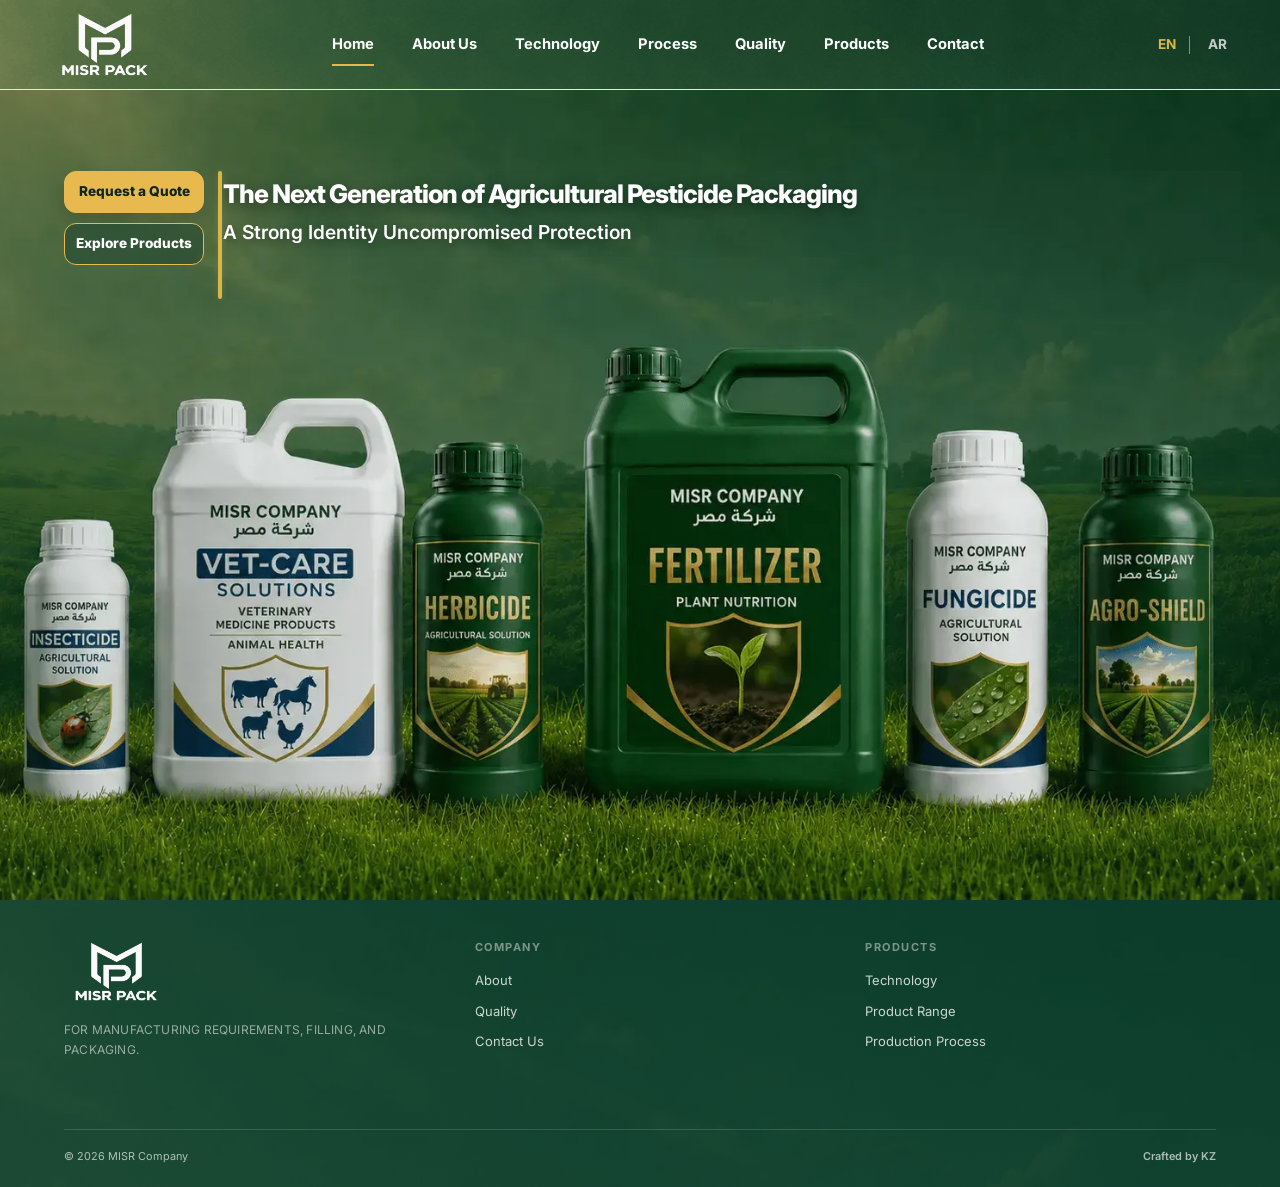
<file: index.html>
<!doctype html>
<html lang="en" dir="ltr">

<head>
    <meta charset="utf-8">
    <meta name="viewport" content="width=device-width, initial-scale=1">

    <!-- Google Fonts -->
    <link rel="preconnect" href="https://fonts.googleapis.com">
    <link rel="preconnect" href="https://fonts.gstatic.com" crossorigin>

    <link
        href="https://fonts.googleapis.com/css2?family=Cairo:wght@400;500;600;700;800&family=Inter:wght@400;500;600;700;800;900&display=swap"
        rel="stylesheet"
    >

    <title data-i18n="pageTitle">Home</title>
    


<link rel="icon" href="assets/favicon.ico" type="image/x-icon">

    <!-- Hero Image Preload -->
    <link
        rel="preload"
        as="image"
        href="assets/images/hero-bg.webp"
        media="(min-width: 761px)"
    >

    <link
        rel="preload"
        as="image"
        href="assets/images/hero-mobile.webp"
        media="(max-width: 760px)"
    >

    <!-- Global Styles -->
    <link
        rel="stylesheet"
        href="css/global.css"
    >

    <link
        rel="stylesheet"
        href="css/home.css"
    
    >

</head>
<body>

    <!-- =========================================================
         HEADER
         Shared across all pages
    ========================================================== -->

    <header class="site-header">

        <div class="container nav-wrap">

            <!-- Logo -->

         <a
    class="brand"
    href="index.html"
    aria-label="MISR Company"
>
    <img
        src="assets/images/misr-logo.png"
        alt="MISR Company"
        width="1536"
        height="884"
    >
</a>

            <!-- Navigation -->

            <nav
                class="site-nav"
                aria-label="Main Navigation"
            >

                <a
                    href="index.html"
                    aria-current="page"
                    data-i18n="navHome"
                >
                    Home
                </a>

                <a
                    href="about.html"
                    data-i18n="navAbout"
                >
                    About
                </a>

                <a
                    href="technology.html"
                    data-i18n="navTechnology"
                >
                    Technology
                </a>

                <a
                    href="process.html"
                    data-i18n="navProcess"
                >
                    Process
                </a>

                <a
                    href="quality.html"
                    data-i18n="navQuality"
                >
                    Quality
                </a>

                <a
                    href="products.html"
                    data-i18n="navProducts"
                >
                    Products
                </a>

                <a
                    href="contact.html"
                    data-i18n="navContact"
                >
                    Contact
                </a>

            </nav>


            <!-- Navigation Actions -->

            <div class="nav-actions">

                <!-- Language Switch -->

                <div
                    class="lang-switch"
                    role="group"
                    aria-label="Language Switcher"
                >

                    <button
                        type="button"
                        data-lang="en"
                        aria-label="English"
                    >
                        EN
                    </button>

                    <button
                        type="button"
                        data-lang="ar"
                        aria-label="Arabic"
                    >
                        AR
                    </button>

                </div>


                <!-- Mobile Menu -->

                <button
                    class="menu-toggle"
                    type="button"
                    aria-label="Menu"
                    aria-expanded="false"
                >
                    ☰
                </button>

            </div>

        </div>

    </header>



    <!-- =========================================================
         MAIN
    ========================================================== -->

    <main>
<!-- =====================================================
     HOME HERO
====================================================== -->

<section class="hero hero-home">

    <div class="container hero-grid">

        <div class="hero-copy">

            <div class="hero-content">

                <h1
                    data-en="The Next Generation of Agricultural Pesticide Packaging"
                    data-ar="الجيل القادم من عبوات المبيدات الزراعية"
                >
                    The Next Generation of Agricultural Pesticide Packaging
                </h1>

                <p
                    data-en="A Strong Identity Uncompromised Protection"
                    data-ar="هوية راسخة وحماية مؤكدة"
                >
                    A Strong Identity Uncompromised Protection
                </p>

            </div>


            <!-- ==============================
                 HERO ACTIONS
            =============================== -->

            <div class="hero-actions">

                <a
                    class="btn btn-primary"
                    href="contact.html"
                    data-i18n="quote"
                >
                    Request a Quote
                </a>

                <a
                    class="btn btn-light"
                    href="products.html"
                    data-i18n="explore"
                >
                    Explore Products
                </a>

            </div>

        </div>

    </div>

</section>

</main>



    <!-- =========================================================
         FOOTER
    ========================================================== -->

    <footer class="footer">

        <div class="container">

            <div class="footer-grid">

                <!-- BRAND -->

                <div class="footer-brand">

                <a
    href="index.html"
    class="footer-logo"
>
    <img
        src="assets/images/misr-logo.png"
        alt="MISR PACK"
        width="1536"
        height="884"
    >
</a>

                    <p data-i18n="footerTagline">
                        FOR MANUFACTURING REQUIREMENTS, FILLING, AND PACKAGING.
                    </p>

                </div>
<!-- LINKS -->

<div class="footer-links">

    <!-- COMPANY -->

    <div class="footer-column">

        <h2 data-i18n="footerCompany">
            COMPANY
        </h2>

        <a
            href="about.html"
            data-i18n="navAbout"
        >
            About
        </a>

        <a
            href="quality.html"
            data-i18n="navQuality"
        >
            Quality
        </a>

        <a
            href="contact.html"
            data-i18n="navContact"
        >
            Contact Us
        </a>

    </div>

                    <!-- PRODUCTS -->

                    <div class="footer-column">

                       <h2 data-i18n="footerProducts">
                            PRODUCTS
                        </h2>

                        <a
                            href="technology.html"
                            data-i18n="navTechnology"
                        >
                            Technology
                        </a>

                        <a
                            href="products.html"
                            data-i18n="footerProductRange"
                        >
                            Product Range
                        </a>

                        <a
                            href="process.html"
                            data-i18n="footerProductionProcess"
                        >
                            Production Process
                        </a>

                    </div>

                </div>


                <!-- BOTTOM -->

                <div class="footer-bottom">

                    <span
                        class="footer-copy"
                        data-i18n="copyright"
                    >
                        © 2026 MISR Company
                    </span>

                    <span class="footer-quote">
                        Crafted by KZ
                    </span>

                </div>

            </div>

        </div>

    </footer>


    <!-- =========================================================
         JAVASCRIPT
    ========================================================== -->

    <script src="js/main.js"></script>

</body>

</html>
</file>
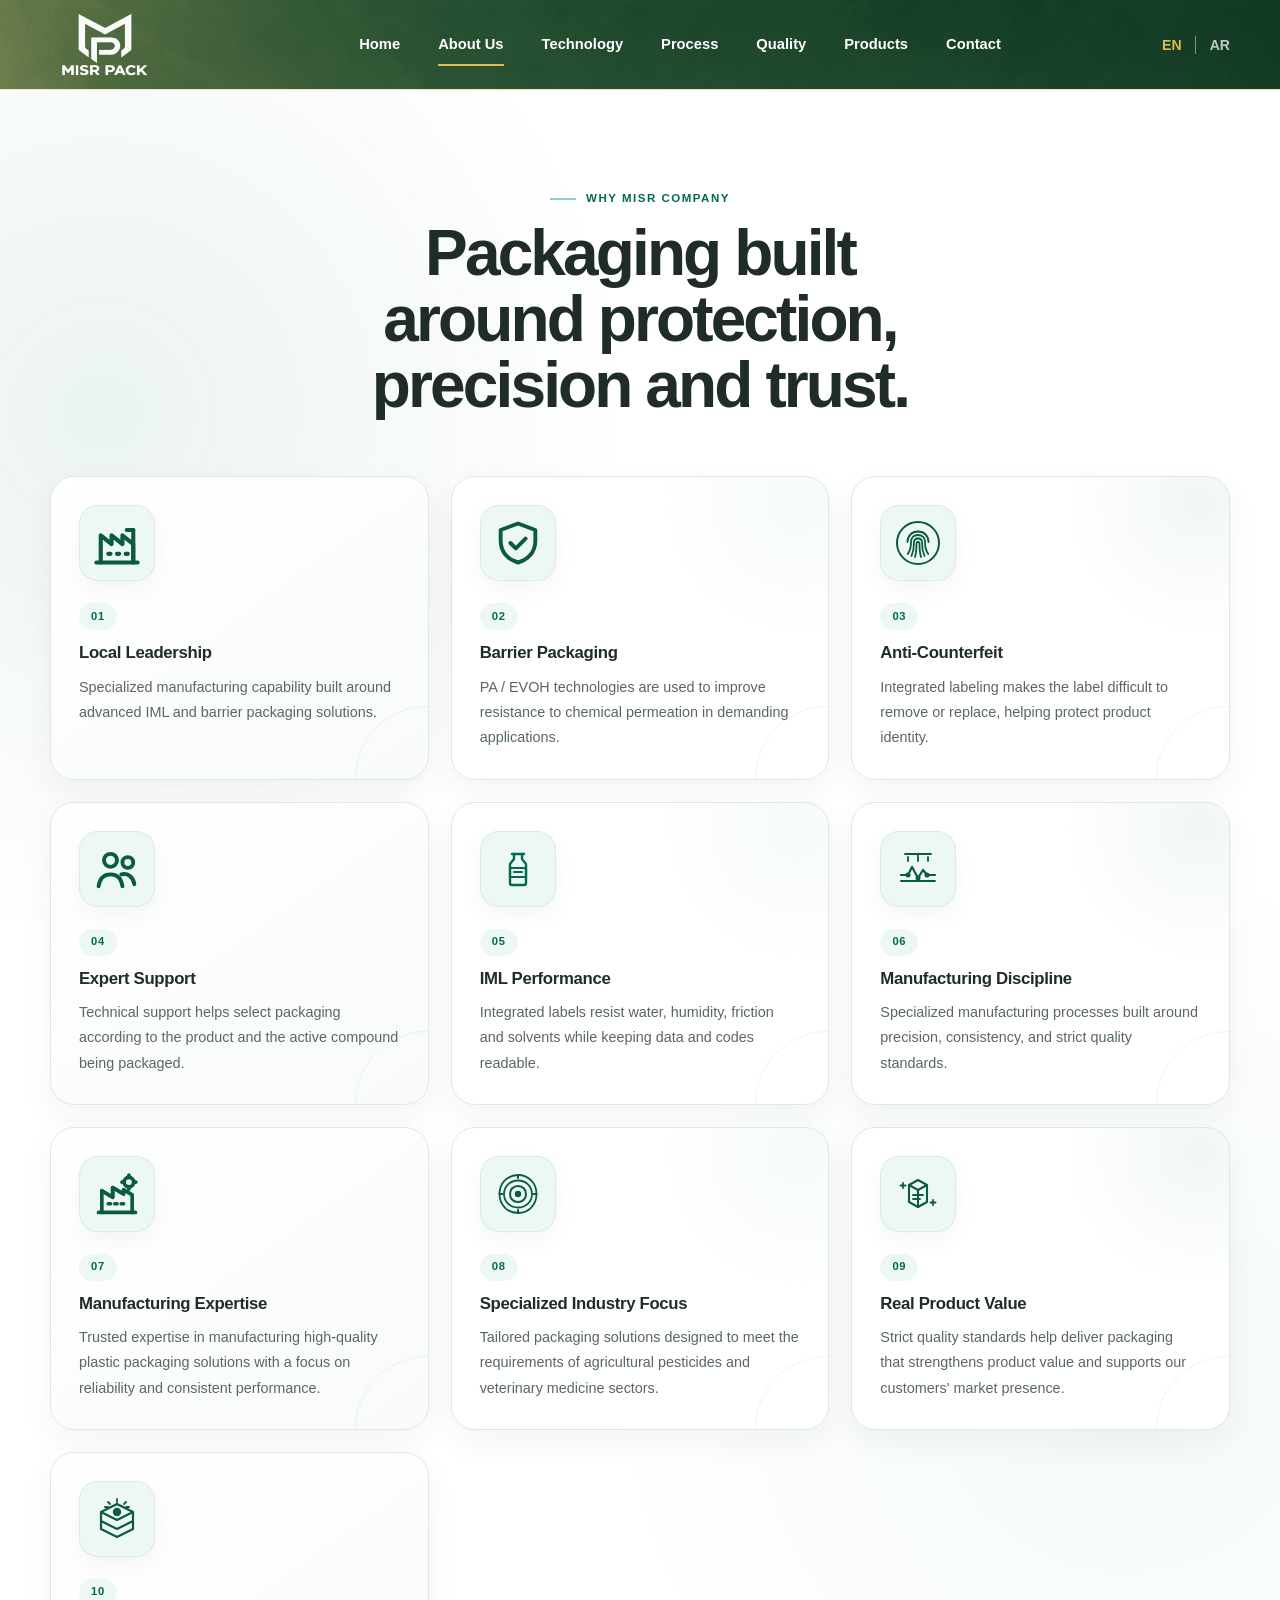
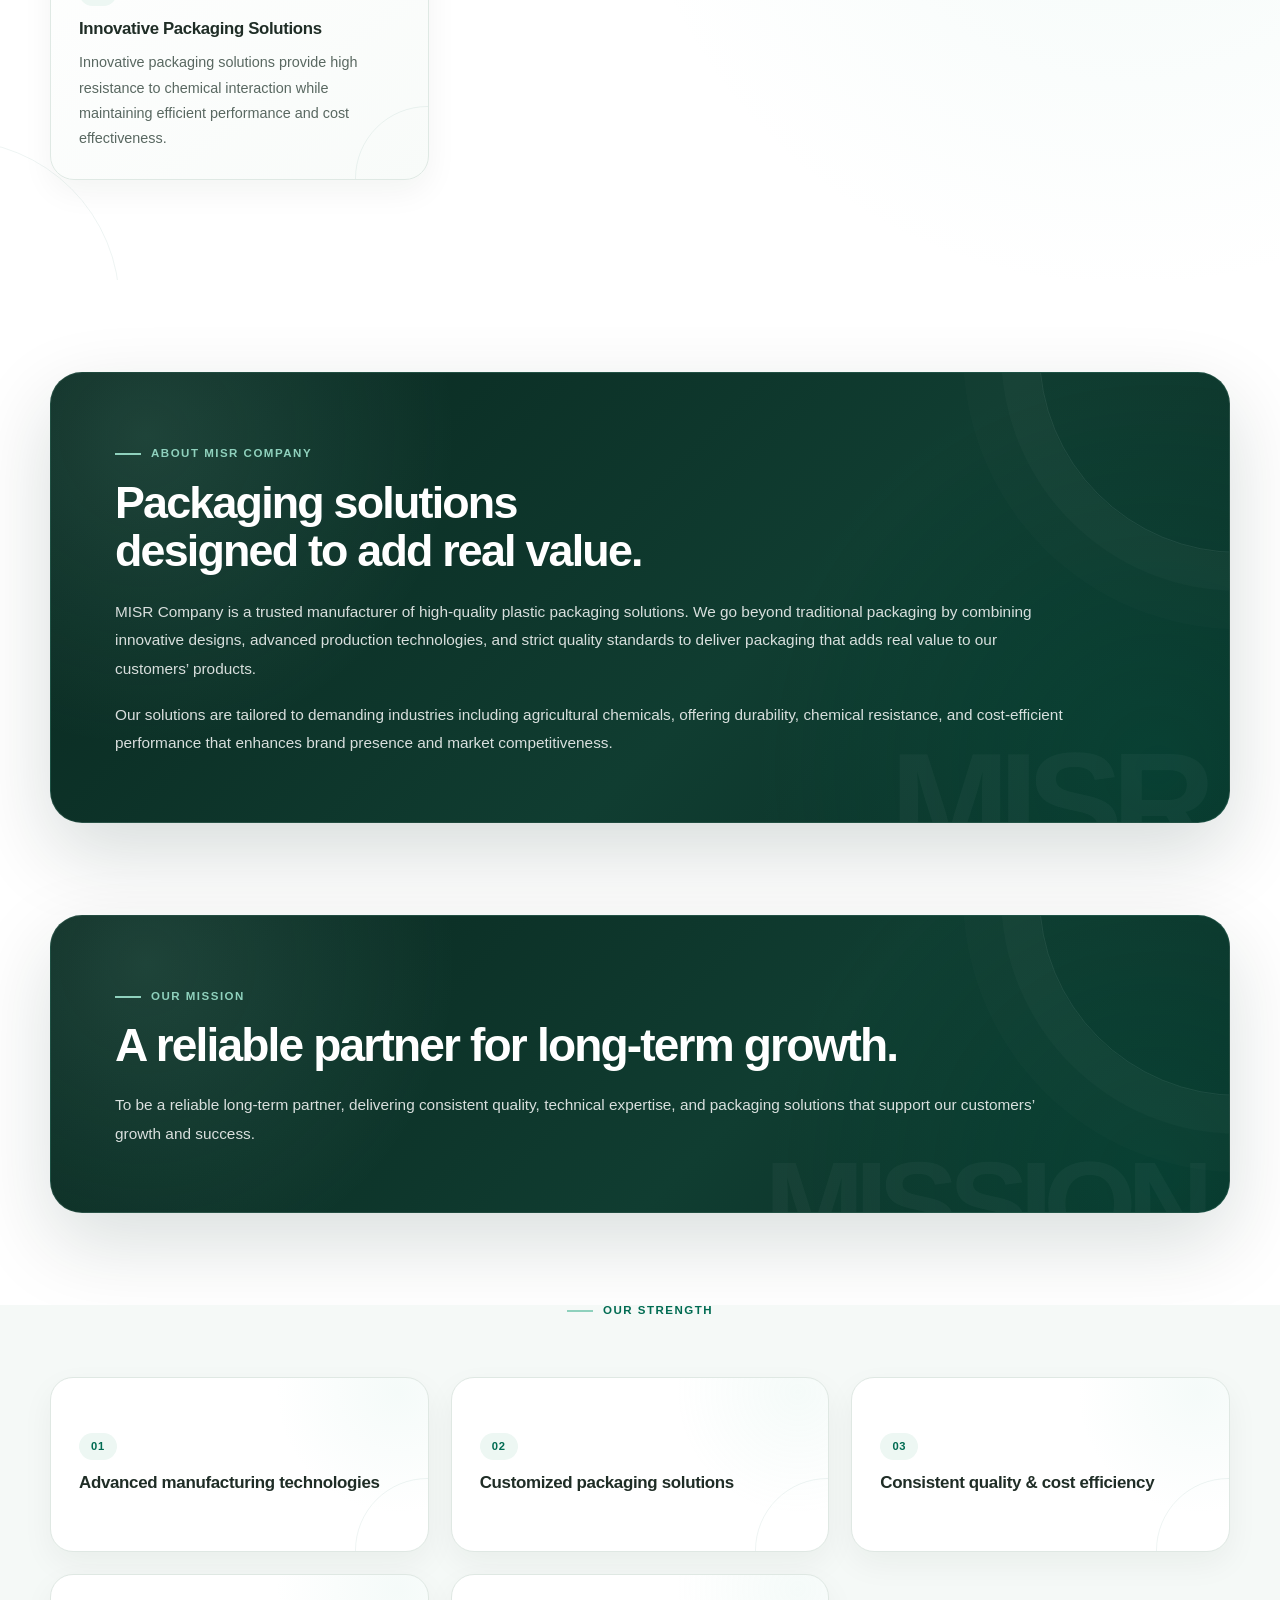
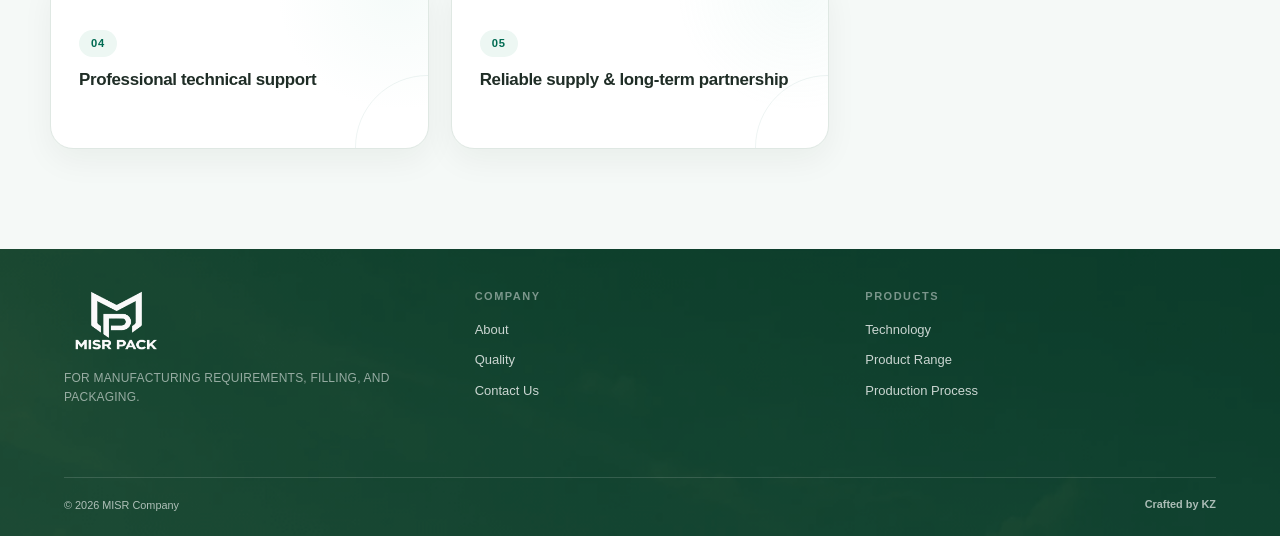
<file: about.html>
<!doctype html>
<html lang="en" dir="ltr">

<head>
    <meta charset="utf-8">
    <meta name="viewport" content="width=device-width, initial-scale=1">
    <title>About Us</title>

    <link rel="stylesheet" href="css/global.css">
<link rel="icon" href="assets/favicon.ico" type="image/x-icon">
    <link rel="stylesheet" href="css/about.css">
</head>

<body>

    <!-- Header -->
<header class="site-header">

    <div class="container nav-wrap">

        <!-- Logo -->
        <a class="brand" href="index.html">
      <img
    src="assets/images/misr-logo.png"
    alt="MISR Company"
    width="1536"
    height="884"
>

        <!-- Navigation -->


        
        <nav class="site-nav" aria-label="Main Navigation">

            <a
                href="index.html"
                data-i18n="navHome"
            >
                Home
            </a>

            <a
                href="about.html"
                aria-current="page"
                data-i18n="navAbout"
            >
                    About Us

            </a>

            <a
                href="technology.html"
                data-i18n="navTechnology"
            >
                Technology
            </a>

            <a
                href="process.html"
                data-i18n="navProcess"
            >
                Process
            </a>

            <a
                href="quality.html"
                data-i18n="navQuality"
            >
                Quality
            </a>

            <a
                href="products.html"
                data-i18n="navProducts"
            >
                Products
            </a>

            <a
                href="contact.html"
                data-i18n="navContact"
            >
                Contact
            </a>

        </nav>


        <!-- Language Switch -->
       <div class="nav-actions">

    <div class="lang-switch">
        <button data-lang="en" type="button">EN</button>
        <button data-lang="ar" type="button">AR</button>
    </div>

    <!-- Mobile Menu -->
    <button
        class="menu-toggle"
        type="button"
        aria-label="Menu"
        aria-expanded="false"
    >☰</button>

</div>

    </div>        <!-- Mobile Menu -->


</header>

<!-- =========================================================
     MAIN — ABOUT PAGE
========================================================= -->

<main>

    <!-- =========================================================
         WHY MISR
    ========================================================== -->

    <section class="about-why">

        <div class="container">

            <div class="about-section-head reveal">

                <span
                    class="about-eyebrow"
                    data-en="WHY MISR COMPANY"
                    data-ar="لماذا شركة مصر"
                >
                    WHY MISR COMPANY
                </span>

                <h1
                    data-en="Packaging built around protection, precision and trust."
                    data-ar="عبوات مصممة لتجمع بين الحماية والدقة والثقة."
                >
                    Packaging built around protection,
                    precision and trust.
                </h1>

            </div>


            <div class="about-features">

    <!-- 01 -->
    <article class="about-feature reveal">

        <div class="about-icon">
            <img
                class="about-icon-svg"
                src="assets/icons/factory.svg"
                alt=""
                aria-hidden="true"
            >
        </div>

        <span class="about-number">01</span>

        <h3
            data-en="Local Leadership"
            data-ar="الريادة المحلية"
        >
            Local Leadership
        </h3>

        <p
            data-en="Specialized manufacturing capability built around advanced IML and barrier packaging solutions."
            data-ar="قدرة تصنيع متخصصة ترتكز على حلول IML المتقدمة وتقنيات التغليف بالحواجز."
        >
            Specialized manufacturing capability built around advanced IML and barrier packaging solutions.
        </p>

    </article>


    <!-- 02 -->
    <article class="about-feature reveal">

        <div class="about-icon">
            <img
                class="about-icon-svg"
                src="assets/icons/shield.svg"
                alt=""
                aria-hidden="true"
            >
        </div>

        <span class="about-number">02</span>

        <h3
            data-en="Barrier Packaging"
            data-ar="التغليف بالحواجز"
        >
            Barrier Packaging
        </h3>

        <p
            data-en="PA / EVOH technologies are used to improve resistance to chemical permeation in demanding applications."
            data-ar="تُستخدم تقنيات PA / EVOH لتحسين مقاومة نفاذ المواد الكيميائية في التطبيقات التي تتطلب حماية متقدمة."
        >
            PA / EVOH technologies are used to improve resistance to chemical permeation in demanding applications.
        </p>

    </article>


    <!-- 03 -->
    <article class="about-feature reveal">

        <div class="about-icon">
            <img
                class="about-icon-svg"
                src="assets/icons/anti-counterfeit.svg"
                alt=""
                aria-hidden="true"
            >
        </div>

        <span class="about-number">03</span>

        <h3
            data-en="Anti-Counterfeit"
            data-ar="مكافحة التزوير"
        >
            Anti-Counterfeit
        </h3>

        <p
            data-en="Integrated labeling makes the label difficult to remove or replace, helping protect product identity."
            data-ar="دمج الملصق مع العبوة يجعل نزعه أو استبداله أكثر صعوبة، مما يساعد على حماية هوية المنتج."
        >
            Integrated labeling makes the label difficult to remove or replace, helping protect product identity.
        </p>

    </article>


    <!-- 04 -->
    <article class="about-feature reveal">

        <div class="about-icon">
            <img
                class="about-icon-svg"
                src="assets/icons/expert-support.svg"
                alt=""
                aria-hidden="true"
            >
        </div>

        <span class="about-number">04</span>

        <h3
            data-en="Expert Support"
            data-ar="دعم فني متخصص"
        >
            Expert Support
        </h3>

        <p
            data-en="Technical support helps select packaging according to the product and the active compound being packaged."
            data-ar="دعم فني للمساعدة في اختيار العبوة وفقًا لطبيعة المنتج والمركب المستخدم."
        >
            Technical support helps select packaging according to the product and the active compound being packaged.
        </p>

    </article>


    <!-- 05 -->
    <article class="about-feature reveal">

        <div class="about-icon">
            <img
                class="about-icon-svg"
                src="assets/icons/iml-performance.svg"
                alt=""
                aria-hidden="true"
            >
        </div>

        <span class="about-number">05</span>

        <h3
            data-en="IML Performance"
            data-ar="أداء IML"
        >
            IML Performance
        </h3>

        <p
            data-en="Integrated labels resist water, humidity, friction and solvents while keeping data and codes readable."
            data-ar="الملصق المدمج يقاوم الماء والرطوبة والاحتكاك والمذيبات، مع الحفاظ على وضوح البيانات والأكواد."
        >
            Integrated labels resist water, humidity, friction and solvents while keeping data and codes readable.
        </p>

    </article>


    <!-- 06 -->
    <article class="about-feature reveal">

        <div class="about-icon">
            <img
                class="about-icon-svg"
                src="assets/icons/manufacturing-discipline.svg"
                alt=""
                aria-hidden="true"
            >
        </div>

        <span class="about-number">06</span>

        <h3
            data-en="Manufacturing Discipline"
            data-ar="انضباط التصنيع"
        >
            Manufacturing Discipline
        </h3>

        <p
            data-en="Specialized manufacturing processes built around precision, consistency, and strict quality standards."
            data-ar="عمليات تصنيع متخصصة ترتكز على الدقة والاتساق والمعايير الصارمة للجودة."
        >
            Specialized manufacturing processes built around precision, consistency, and strict quality standards.
        </p>

    </article>


    <!-- 07 -->
    <article class="about-feature reveal">

        <div class="about-icon">
            <img
                class="about-icon-svg"
                src="assets/icons/manufacturing-expertise.svg"
                alt=""
                aria-hidden="true"
            >
        </div>

        <span class="about-number">07</span>

        <h3
            data-en="Manufacturing Expertise"
            data-ar="الريادة والخبرة في التصنيع"
        >
            Manufacturing Expertise
        </h3>

        <p
            data-en="Trusted expertise in manufacturing high-quality plastic packaging solutions with a focus on reliability and consistent performance."
            data-ar="خبرة موثوقة في تصنيع حلول التغليف البلاستيكية عالية الجودة، مع التركيز على الاعتمادية وثبات الأداء."
        >
            Trusted expertise in manufacturing high-quality plastic packaging solutions with a focus on reliability and consistent performance.
        </p>

    </article>


    <!-- 08 -->
    <article class="about-feature reveal">

        <div class="about-icon">
            <img
                class="about-icon-svg"
                src="assets/icons/product-protection.svg"
                alt=""
                aria-hidden="true"
            >
        </div>

        <span class="about-number">08</span>

        <h3
            data-en="Specialized Industry Focus"
            data-ar="تخصص صناعي متخصص"
        >
            Specialized Industry Focus
        </h3>

        <p
            data-en="Tailored packaging solutions designed to meet the requirements of agricultural pesticides and veterinary medicine sectors."
            data-ar="حلول تعبئة وتغليف متخصصة مصممة لتلبية متطلبات قطاع المبيدات الزراعية والأدوية البيطرية."
        >
            Tailored packaging solutions designed to meet the requirements of agricultural pesticides and veterinary medicine sectors.
        </p>

    </article>


    <!-- 09 -->
    <article class="about-feature reveal">

        <div class="about-icon">
            <img
                class="about-icon-svg"
                src="assets/icons/real-product-value.svg"
                alt=""
                aria-hidden="true"
            >
        </div>

        <span class="about-number">09</span>

        <h3
            data-en="Real Product Value"
            data-ar="إضافة قيمة حقيقية"
        >
            Real Product Value
        </h3>

        <p
            data-en="Strict quality standards help deliver packaging that strengthens product value and supports our customers' market presence."
            data-ar="الالتزام بمعايير جودة صارمة لتقديم عبوات تعزز قيمة المنتجات وتدعم حضور عملائنا في السوق."
        >
            Strict quality standards help deliver packaging that strengthens product value and supports our customers' market presence.
        </p>

    </article>


    <!-- 10 -->
    <article class="about-feature reveal">

        <div class="about-icon">
            <img
                class="about-icon-svg"
                src="assets/icons/innovative-packaging.svg"
                alt=""
                aria-hidden="true"
            >
        </div>

        <span class="about-number">10</span>

        <h3
            data-en="Innovative Packaging Solutions"
            data-ar="حلول تغليف وتعبئة مبتكرة"
        >
            Innovative Packaging Solutions
        </h3>

        <p
            data-en="Innovative packaging solutions provide high resistance to chemical interaction while maintaining efficient performance and cost effectiveness."
            data-ar="حلول تغليف مبتكرة توفر مقاومة عالية للمواد الكيميائية والتفاعلات، مع الحفاظ على كفاءة الأداء والجدوى الاقتصادية."
        >
            Innovative packaging solutions provide high resistance to chemical interaction while maintaining efficient performance and cost effectiveness.
        </p>

    </article>

</div>

            </div>

        </div>

    </section>


<!-- =========================================================
     ABOUT MISR
========================================================= -->

<section class="about-company">

    <div class="container">

        <div class="about-company-content reveal">

            <!-- ABOUT LABEL -->
            <div class="about-label">

                <span
                    data-en="ABOUT MISR COMPANY"
                    data-ar="عن شركة مصر"
                >
                    ABOUT MISR COMPANY
                </span>

            </div>


            <!-- TITLE -->
            <h2
                data-en="Packaging solutions designed to add real value."
                data-ar="حلول تغليف مصممة لإضافة قيمة حقيقية."
            >
                Packaging solutions designed to add real value.
            </h2>


            <!-- DESCRIPTION -->
            <p
                data-en="MISR Company is a trusted manufacturer of high-quality plastic packaging solutions. We go beyond traditional packaging by combining innovative designs, advanced production technologies, and strict quality standards to deliver packaging that adds real value to our customers’ products."
                data-ar="تُعد شركة مصر من الشركات الموثوقة في تصنيع حلول التغليف البلاستيكية عالية الجودة، حيث نتجاوز مفهوم التغليف التقليدي من خلال الجمع بين التصميمات المبتكرة وتقنيات الإنتاج المتطورة والمعايير الصارمة للجودة، لنقدم حلولًا تضيف قيمة حقيقية إلى منتجات عملائنا."
            >
                MISR Company is a trusted manufacturer of high-quality plastic packaging solutions. We go beyond traditional packaging by combining innovative designs, advanced production technologies, and strict quality standards to deliver packaging that adds real value to our customers’ products.
            </p>


            <p
                data-en="Our solutions are tailored to demanding industries including agricultural chemicals, offering durability, chemical resistance, and cost-efficient performance that enhances brand presence and market competitiveness."
                data-ar="ونقدم حلولًا مصممة خصيصًا لتلبية متطلبات القطاعات الصناعية المتخصصة، ومن أبرزها قطاع الكيماويات الزراعية، بما توفره من متانة عالية ومقاومة للمواد الكيميائية وكفاءة اقتصادية، بما يعزز حضور العلامة التجارية ويدعم قدرتها على المنافسة في السوق."
            >
                Our solutions are tailored to demanding industries including agricultural chemicals, offering durability, chemical resistance, and cost-efficient performance that enhances brand presence and market competitiveness.
            </p>

        </div>

    </div>

</section>



    <!-- =========================================================
         OUR MISSION
    ========================================================== -->

    <section class="about-mission">

        <div class="container">

            <div class="mission-box reveal">

                <div class="mission-label">

                    <span
                        data-en="OUR MISSION"
                        data-ar="مهمتنا"
                    >
                        OUR MISSION
                    </span>

                </div>

                <div class="mission-content">

                    <h2
                        data-en="A reliable partner for long-term growth."
                        data-ar="شريك موثوق للنمو على المدى الطويل."
                    >
                        A reliable partner for
                        long-term growth.
                    </h2>

                    <p
                        data-en="To be a reliable long-term partner, delivering consistent quality, technical expertise, and packaging solutions that support our customers’ growth and success."
                        data-ar="أن نكون شريكًا موثوقًا على المدى الطويل، نلتزم بتقديم جودة ثابتة، وخبرة فنية متخصصة، وحلول تعبئة وتغليف متطورة تساهم في دعم نمو عملائنا وتعزيز نجاحهم."
                    >
                        To be a reliable long-term partner, delivering consistent quality, technical expertise, and packaging solutions that support our customers’ growth and success.
                    </p>

                </div>

            </div>

        </div>

    </section>
    

<!-- =========================================================
     OUR STRENGTH
========================================================= -->

<section class="about-strength">

    <div class="container">

        <!-- SECTION HEADER -->
        <div class="strength-head reveal">

            <span
                class="strength-eyebrow"
                data-en="OUR STRENGTH"
                data-ar="نقاط قوتنا"
            >
                OUR STRENGTH
            </span>

        </div>


        <!-- STRENGTH CARDS -->
        <div class="strength-grid">


            <!-- 01 -->
            <article class="strength-card reveal">

                <span class="strength-number">01</span>

                <h3
                    data-en="Advanced manufacturing technologies"
                    data-ar="تقنيات تصنيع متقدمة"
                >
                    Advanced manufacturing technologies
                </h3>

            </article>


            <!-- 02 -->
            <article class="strength-card reveal">

                <span class="strength-number">02</span>

                <h3
                    data-en="Customized packaging solutions"
                    data-ar="حلول تعبئة وتغليف مخصصة"
                >
                    Customized packaging solutions
                </h3>

            </article>


            <!-- 03 -->
            <article class="strength-card reveal">

                <span class="strength-number">03</span>

                <h3
                    data-en="Consistent quality & cost efficiency"
                    data-ar="جودة ثابتة وكفاءة اقتصادية"
                >
                    Consistent quality & cost efficiency
                </h3>

            </article>


            <!-- 04 -->
            <article class="strength-card reveal">

                <span class="strength-number">04</span>

                <h3
                    data-en="Professional technical support"
                    data-ar="دعم فني متخصص"
                >
                    Professional technical support
                </h3>

            </article>


            <!-- 05 -->
            <article class="strength-card reveal">

                <span class="strength-number">05</span>

                <h3
                    data-en="Reliable supply & long-term partnership"
                    data-ar="توريد موثوق وشراكة طويلة الأمد"
                >
                    Reliable supply & long-term partnership
                </h3>

            </article>

        </div>

    </div>

</section>





</main>

<!-- =========================================================
     ABOUT PAGE FOOTER
========================================================= -->

<!-- =========================================================
     GLOBAL FOOTER
========================================================= -->

<footer class="footer">

    <div class="container">

        <div class="footer-grid">

            <!-- BRAND -->
            <div class="footer-brand">

               <a href="index.html" class="footer-logo">
    <img
        src="assets/images/misr-logo.png"
        alt="MISR PACK"
        width="1536"
        height="884"
    >
</a>

                <p data-i18n="footerTagline">
                    FOR MANUFACTURING REQUIREMENTS, FILLING, AND PACKAGING.
                </p>

            </div>


            <!-- LINKS -->
            <div class="footer-links">

                <!-- COMPANY -->
                <div class="footer-column">

                    <h2 data-i18n="footerCompany">
                        COMPANY
                    </h2>

                    <a href="about.html" data-i18n="navAbout">
                        About
                    </a>

                    <a href="quality.html" data-i18n="navQuality">
                        Quality
                    </a>

                    <a href="contact.html" data-i18n="navContact">
                        Contact Us
                    </a>

                </div>

<!-- PRODUCTS -->
<div class="footer-column">

    <h2 data-i18n="footerProducts">
        PRODUCTS
    </h2>

    <a href="technology.html" data-i18n="navTechnology">
        Technology
    </a>

    <a href="products.html" data-i18n="footerProductRange">
        Product Range
    </a>

    <a href="process.html" data-i18n="footerProductionProcess">
        Production Process
    </a>

</div>

</div>

            <!-- BOTTOM -->
            <div class="footer-bottom">

                <span class="footer-copy" data-i18n="copyright">
                    © 2026 MISR Company
                </span>

                <span class="footer-quote">
                    Crafted by KZ
                </span>

            </div>

        </div>

    </div>

</footer>

<script src="js/main.js"></script>

</body>
</html>
</file>
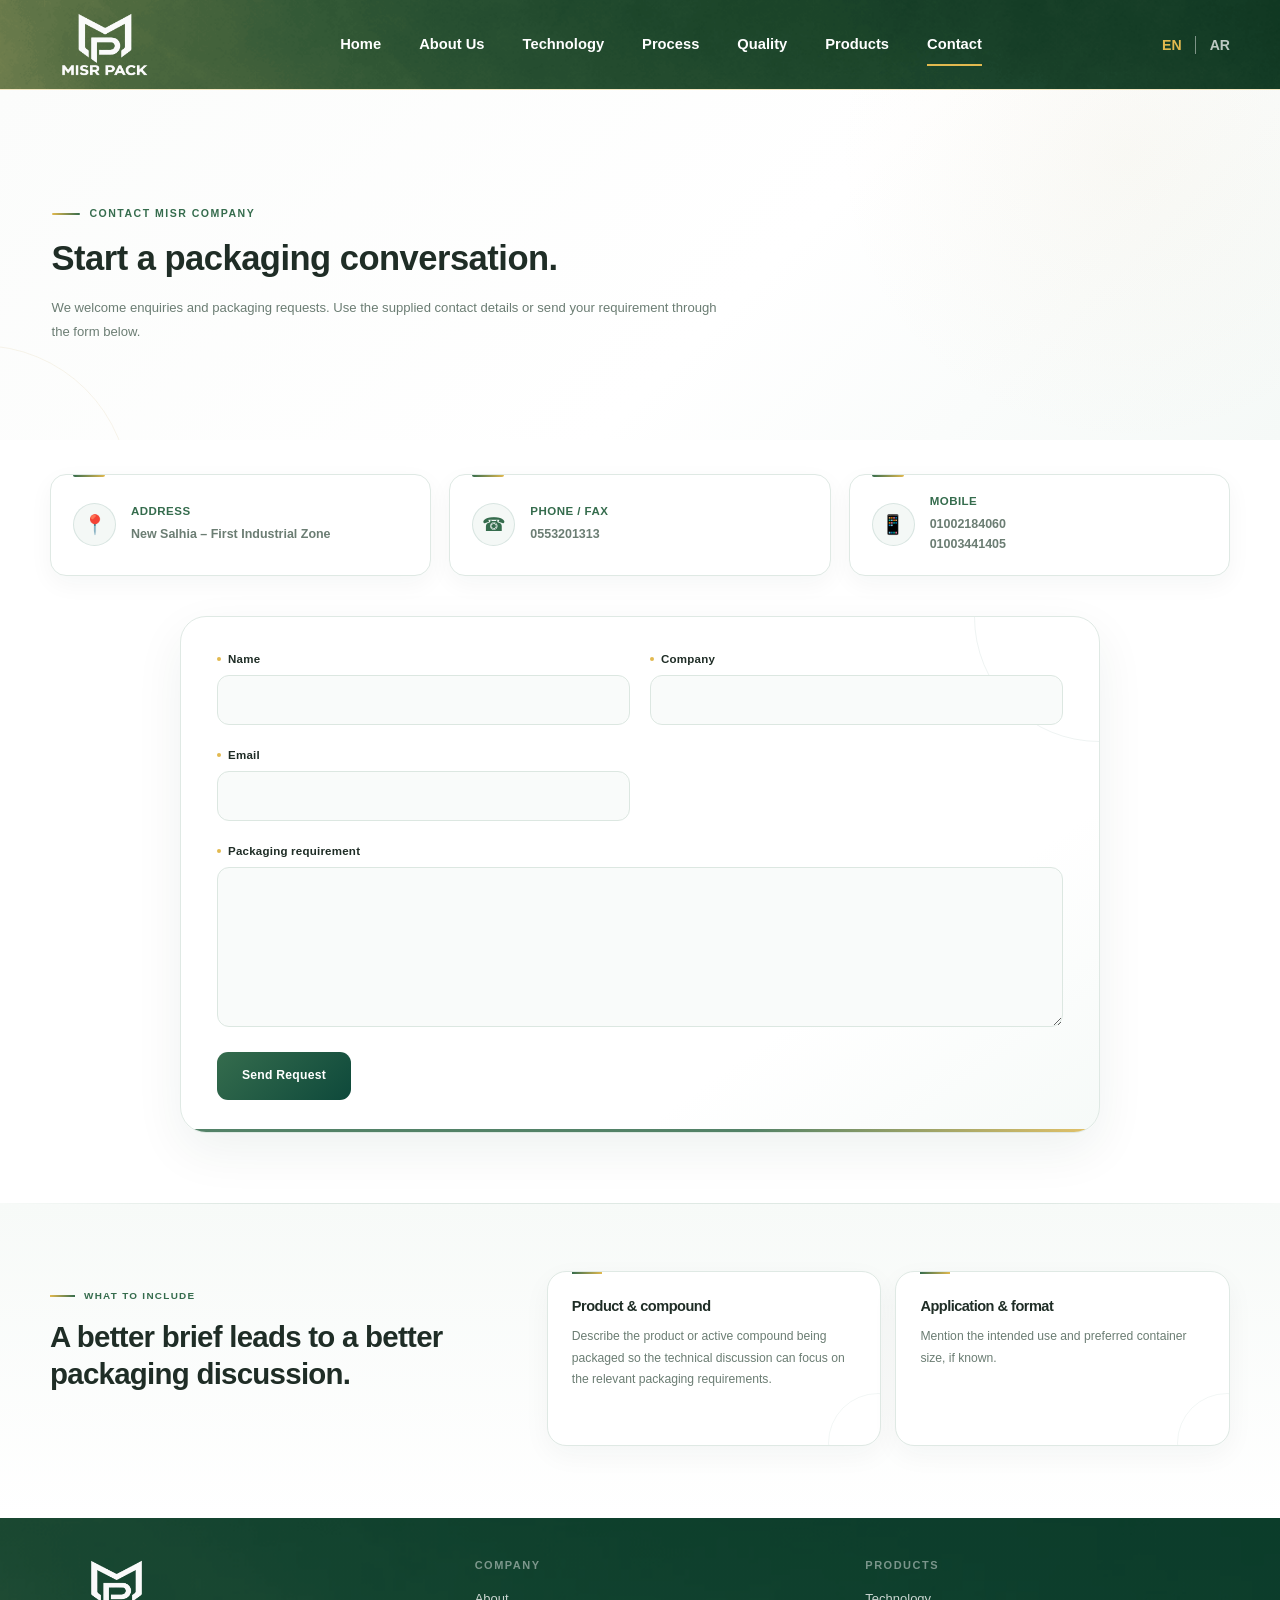
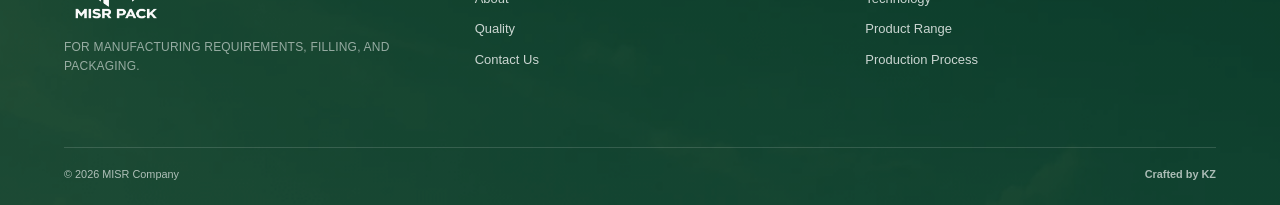
<file: contact.html>
<!doctype html>
<html lang="en" dir="ltr">

<head>
    <meta charset="utf-8">
    <meta name="viewport" content="width=device-width, initial-scale=1">

    <title>Contact</title>
   <link rel="icon" href="assets/favicon.ico" type="image/x-icon">
    <link rel="stylesheet" href="css/global.css">

    <link rel="stylesheet" href="css/contact.css">
</head>

<body>


<!-- =========================
     Header
========================== -->

<header class="site-header">

    <div class="container nav-wrap">

      <!-- Logo -->
<a class="brand" href="index.html">
    <img
        src="assets/images/misr-logo.png"
        alt="MISR Company"
        width="1536"
        height="884"
    >
</a>

        <!-- Navigation -->
        <nav class="site-nav">

            <a
                href="index.html"
                data-i18n="navHome"
            >
                Home
            </a>

            <a
                href="about.html"
                data-i18n="navAbout"
            >
                About
            </a>

            <a
                href="technology.html"
                data-i18n="navTechnology"
            >
                Technology
            </a>

            <a
                href="process.html"
                data-i18n="navProcess"
            >
                Process
            </a>

            <a
                href="quality.html"
                data-i18n="navQuality"
            >
                Quality
            </a>

            <a
                href="products.html"
                data-i18n="navProducts"
            >
                Products
            </a>

            <a
                href="contact.html"
                aria-current="page"
                data-i18n="navContact"
            >
                Contact
            </a>

        </nav>


        <!-- Language -->
        <div class="nav-actions">

            <div class="lang-switch">

                <button
                    type="button"
                    data-lang="en"
                >
                    EN
                </button>

                <button
                    type="button"
                    data-lang="ar"
                >
                    AR
                </button>

            </div>


            <!-- Mobile Menu -->
            <button
                class="menu-toggle"
                type="button"
                aria-label="Open menu"
            >
                ☰
            </button>

        </div>

    </div>

</header>

    <main>

        <!-- =========================
             Contact Hero
        ========================== -->

        <section class="page-hero contact-hero">

            <div class="container reveal">

                <span
                    class="eyebrow"
                    data-en="Contact MISR Company"
                    data-ar="تواصل مع شركة مصر"
                >
                    Contact MISR Company
                </span>

                <h1
                    data-en="Start a packaging conversation."
                    data-ar="ابدأ نقاشًا حول متطلبات التعبئة."
                >
                    Start a packaging conversation.
                </h1>

                <p
                    class="lead"
                    data-en="We welcome enquiries and packaging requests. Use the supplied contact details or send your requirement through the form below."
                    data-ar="نرحب بالاستفسارات وطلبات التعبئة والتغليف. استخدم بيانات التواصل الواردة أو أرسل متطلباتك من خلال النموذج أدناه."
                >
                    We welcome enquiries and packaging requests.
                    Use the supplied contact details or send your
                    requirement through the form below.
                </p>

            </div>

        </section>


<!-- =========================
     Contact Information
========================== -->

<section class="contact-info-section">

    <div class="container">

        <div class="contact-info-grid">

            <!-- Address -->
            <div class="contact-info-card">

                <div class="contact-info-icon">
                    📍
                </div>

                <div class="contact-info-content">

                    <h2
                        data-en="Address"
                        data-ar="العنوان"
                    >
                        Address
                    </h2>

                    <p
                        data-en="New Salhia – First Industrial Zone"
                        data-ar="الصالحية الجديدة – المنطقة الصناعية الأولى"
                    >
                        New Salhia – First Industrial Zone
                    </p>

                </div>

            </div>


            <!-- Phone / Fax -->
            <div class="contact-info-card">

                <div class="contact-info-icon">
                    ☎
                </div>

                <div class="contact-info-content">

                    <h2
                        data-en="Phone / Fax"
                        data-ar="هاتف / فاكس"
                    >
                        Phone / Fax
                    </h2>

                    <a href="tel:0553201313">
                        0553201313
                    </a>

                </div>

            </div>


            <!-- Mobile -->
            <div class="contact-info-card">

                <div class="contact-info-icon">
                    📱
                </div>

                <div class="contact-info-content">

                    <h2
                        data-en="Mobile"
                        data-ar="موبايل"
                    >
                        Mobile
                    </h2>

                    <a href="tel:01002184060">
                        01002184060
                    </a>

                    <a href="tel:01003441405">
                        01003441405
                    </a>

                </div>

            </div>

        </div>

    </div>

</section>








       <!-- =========================
     Quote Form
========================== -->

<form
    class="quote-form reveal"
    action="https://formspree.io/f/mjybzazg"
    method="POST"
>

    <div class="form-grid">

        <!-- Name -->
        <div class="field">

            <label
                for="name"
                data-i18n="formName"
            >
                Name
            </label>

            <input
                id="name"
                name="name"
                type="text"
                autocomplete="name"
                required
            >

        </div>


        <!-- Company -->
        <div class="field">

            <label
                for="company"
                data-i18n="formCompany"
            >
                Company
            </label>

            <input
                id="company"
                name="company"
                type="text"
                autocomplete="organization"
            >

        </div>


        <!-- Email -->
        <div class="field">

            <label
                for="email"
                data-i18n="formEmail"
            >
                Email
            </label>

            <input
                id="email"
                name="email"
                type="email"
                autocomplete="email"
            >

        </div>


        <!-- Message -->
        <div class="field full">

            <label
                for="message"
                data-i18n="formMessage"
            >
                Packaging requirement
            </label>

            <textarea
                id="message"
                name="message"
                rows="6"
                required
            ></textarea>

        </div>

    </div>


    <!-- Submit Button -->

    <button
        class="btn btn-primary"
        type="submit"
        data-i18n="formSend"
    >
        Send Request
    </button>

</form>

            </div>

        </section>


        <!-- =========================
             What To Include
        ========================== -->

        <section class="section soft-section">

            <div class="container split">

                <div class="reveal">

                    <span
                        class="eyebrow"
                        data-en="What to include"
                        data-ar="ما الذي نحتاج معرفته"
                    >
                        What to include
                    </span>

                    <h2
                        data-en="A better brief leads to a better packaging discussion."
                        data-ar="كلما كان الطلب أوضح، كان نقاش الحل أكثر دقة."
                    >
                        A better brief leads to a better packaging discussion.
                    </h2>

                </div>


                <div
                    class="cards"
                    style="grid-template-columns: 1fr"
                >

                    <!-- Product -->

                    <article class="card reveal">

                        <h3
                            data-en="Product & compound"
                            data-ar="المنتج والمركب"
                        >
                            Product & compound
                        </h3>

                        <p
                            data-en="Describe the product or active compound being packaged so the technical discussion can focus on the relevant packaging requirements."
                            data-ar="اذكر طبيعة المنتج أو المركب المستخدم داخل العبوة حتى يركز النقاش الفني على متطلبات التغليف المناسبة."
                        >
                            Describe the product or active compound
                            being packaged so the technical discussion
                            can focus on the relevant packaging requirements.
                        </p>

                    </article>


                    <!-- Application -->

                    <article class="card reveal">

                        <h3
                            data-en="Application & format"
                            data-ar="الاستخدام والمقاس"
                        >
                            Application & format
                        </h3>

                        <p
                            data-en="Mention the intended use and preferred container size, if known."
                            data-ar="اذكر الاستخدام المستهدف والمقاس المفضل للعبوة إذا كان معروفًا."
                        >
                            Mention the intended use and preferred
                            container size, if known.
                        </p>

                    </article>

                </div>

            </div>

        </section>

    </main>


    <!-- =========================
         Footer
    ========================== -->

    <!-- =========================================================
     GLOBAL FOOTER
========================================================= -->

<footer class="footer">

    <div class="container">

        <div class="footer-grid">

            <!-- BRAND -->
            <div class="footer-brand">

              <a href="index.html" class="footer-logo">
    <img
        src="assets/images/misr-logo.png"
        alt="MISR PACK"
        width="1536"
        height="884"
    >
</a>
                <p data-i18n="footerTagline">
                    FOR MANUFACTURING REQUIREMENTS, FILLING, AND PACKAGING.
                </p>

            </div>


            <!-- LINKS -->
            <div class="footer-links">

                <!-- COMPANY -->
                <div class="footer-column">

                    <h2 data-i18n="footerCompany">
                        COMPANY
                    </h2>
                    <a href="about.html" data-i18n="navAbout">
                        About
                    </a>

                    <a href="quality.html" data-i18n="navQuality">
                        Quality
                    </a>

                    <a href="contact.html" data-i18n="navContact">
                        Contact Us
                    </a>

                </div>


                <!-- PRODUCTS -->
                <div class="footer-column">

                   <h2 data-i18n="footerProducts">
                        PRODUCTS
                    </h2>

                    <a href="technology.html" data-i18n="navTechnology">
                        Technology
                    </a>

                    <a href="products.html" data-i18n="footerProductRange">
                        Product Range
                    </a>

                    <a href="process.html" data-i18n="footerProductionProcess">
                        Production Process
                    </a>

                </div>

            </div>


            <!-- BOTTOM -->
            <div class="footer-bottom">

                <span class="footer-copy" data-i18n="copyright">
                    © 2026 MISR Company
                </span>

                <span class="footer-quote">
                    Crafted by KZ
                </span>

            </div>

        </div>

    </div>

</footer>

<script src="js/main.js"></script>

</body>
</html>
</file>
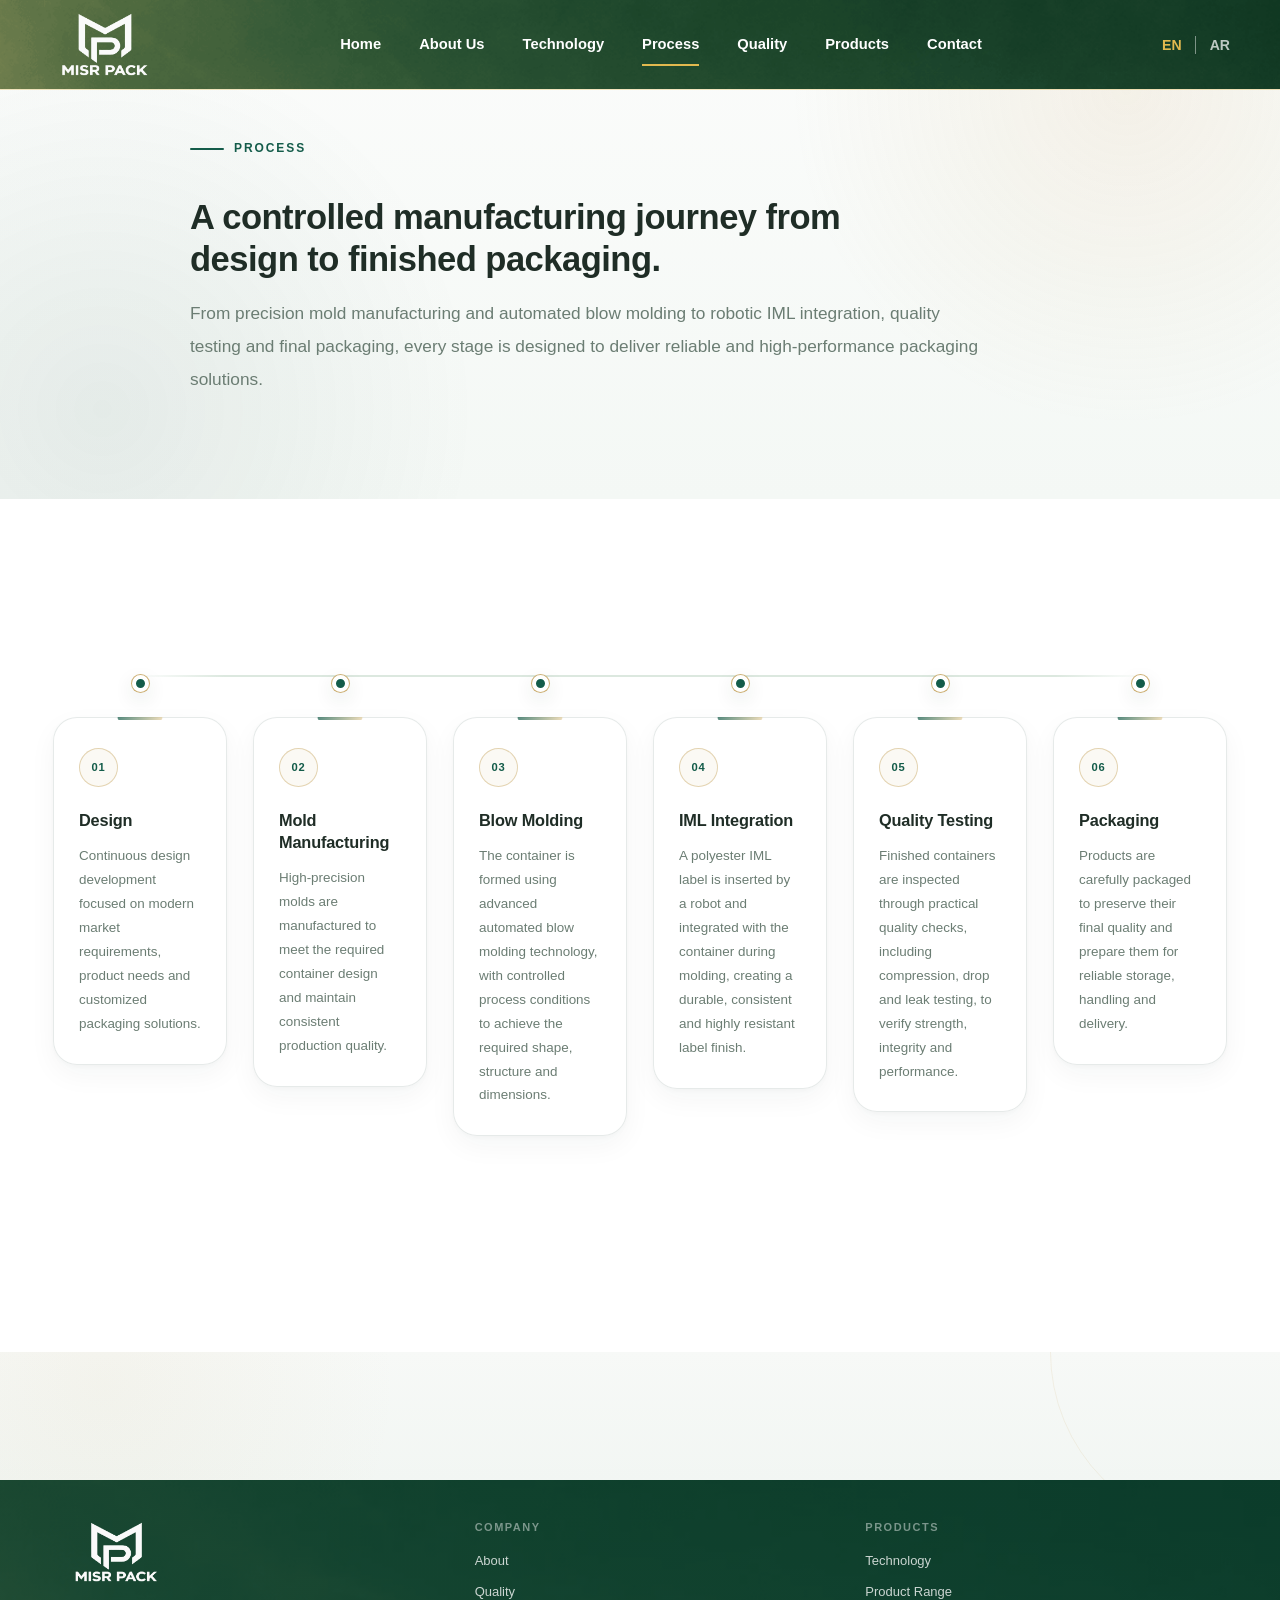
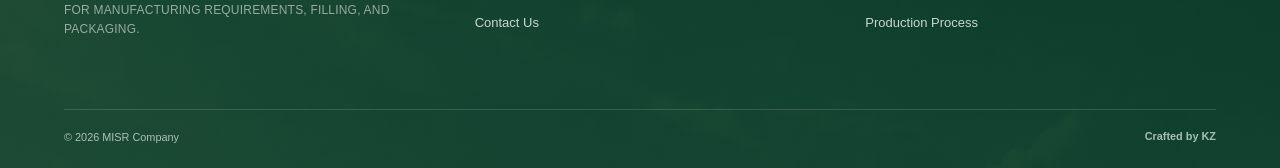
<file: process.html>
<!doctype html>
<html lang="en" dir="ltr">

<head>
    <meta charset="utf-8">
    <meta name="viewport" content="width=device-width, initial-scale=1">

    <title>Process</title>

    <link rel="stylesheet" href="css/global.css">
<link rel="icon" href="assets/favicon.ico" type="image/x-icon">
    <link rel="stylesheet" href="css/process.css">
</head>

<body><!-- Header -->
<header class="site-header">
    <div class="container nav-wrap">

        <a class="brand" href="index.html">
            <img
                src="assets/images/misr-logo.png"
                alt="MISR Company"
                width="1536"
                height="884"
            >
        </a>

        <nav class="site-nav">

            <a href="index.html" data-i18n="navHome">
                Home
            </a>

            <a href="about.html" data-i18n="navAbout">
                About
            </a>

            <a href="technology.html" data-i18n="navTechnology">
                Technology
            </a>

            <a href="process.html"
               aria-current="page"
               data-i18n="navProcess">
                Process
            </a>

            <a href="quality.html" data-i18n="navQuality">
                Quality
            </a>

            <a href="products.html" data-i18n="navProducts">
                Products
            </a>

            <a href="contact.html" data-i18n="navContact">
                Contact
            </a>

        </nav>

        <div class="nav-actions">

            <div class="lang-switch">
                <button data-lang="en" type="button">
                    EN
                </button>

                <button data-lang="ar" type="button">
                    AR
                </button>
            </div>

            <button class="menu-toggle" type="button">
                ☰
            </button>

        </div>

    </div>
</header>
</main>


    <!-- Process Hero -->
    <section class="page-hero">

    <div class="container reveal">

        <span
            class="eyebrow"
            data-en="Process"
            data-ar="مراحل التصنيع"
        >
            Process
        </span>

        <h1
            data-en="A controlled manufacturing journey from design to finished packaging."
            data-ar="رحلة تصنيع منضبطة تبدأ من التصميم وتنتهي بالعبوة النهائية."
        >
            A controlled manufacturing journey from design to finished packaging.
        </h1>

        <p
            class="lead"
            data-en="From precision mold manufacturing and automated blow molding to robotic IML integration, quality testing and final packaging, every stage is designed to deliver reliable and high-performance packaging solutions."
            data-ar="من تصنيع القوالب عالية الدقة والنفخ الآلي إلى دمج تقنية IML باستخدام الروبوتات واختبارات الجودة والتغليف النهائي، تم تصميم كل مرحلة لتقديم حلول تغليف موثوقة وعالية الأداء."
        >
            From precision mold manufacturing and automated blow molding to robotic IML integration, quality testing and final packaging, every stage is designed to deliver reliable and high-performance packaging solutions.
        </p>

    </div>

</section>


<!-- Manufacturing Process -->
<section class="section">

    <div class="container">

        <div class="process-rail">


            <!-- Step 01 -->
            <article class="process-step reveal">

                <div class="process-card">

                    <span class="process-number">
                        01
                    </span>

                    <h3
                        data-en="Design"
                        data-ar="التصميم"
                    >
                        Design
                    </h3>

                    <p
                        data-en="Continuous design development focused on modern market requirements, product needs and customized packaging solutions."
                        data-ar="تطوير مستمر للتصميم يركز على متطلبات السوق الحديثة واحتياجات المنتج وحلول التغليف المخصصة."
                    >
                        Continuous design development focused on modern market requirements, product needs and customized packaging solutions.
                    </p>

                </div>

            </article>


            <!-- Step 02 -->
            <article class="process-step reveal">

                <div class="process-card">

                    <span class="process-number">
                        02
                    </span>

                    <h3
                        data-en="Mold Manufacturing"
                        data-ar="تصنيع القالب"
                    >
                        Mold Manufacturing
                    </h3>

                    <p
                        data-en="High-precision molds are manufactured to meet the required container design and maintain consistent production quality."
                        data-ar="يتم تصنيع قوالب عالية الدقة لتلبية التصميم المطلوب للعبوة والحفاظ على ثبات جودة الإنتاج."
                    >
                        High-precision molds are manufactured to meet the required container design and maintain consistent production quality.
                    </p>

                </div>

            </article>


            <!-- Step 03 -->
            <article class="process-step reveal">

                <div class="process-card">

                    <span class="process-number">
                        03
                    </span>

                    <h3
                        data-en="Blow Molding"
                        data-ar="النفخ"
                    >
                        Blow Molding
                    </h3>

                    <p
                        data-en="The container is formed using advanced automated blow molding technology, with controlled process conditions to achieve the required shape, structure and dimensions."
                        data-ar="يتم تشكيل العبوة باستخدام أحدث تقنيات النفخ الآلية، مع التحكم في ظروف التشغيل للوصول إلى الشكل والتركيب والأبعاد المطلوبة."
                    >
                        The container is formed using advanced automated blow molding technology, with controlled process conditions to achieve the required shape, structure and dimensions.
                    </p>

                </div>

            </article>


            <!-- Step 04 -->
            <article class="process-step reveal">

                <div class="process-card">

                    <span class="process-number">
                        04
                    </span>

                    <h3
                        data-en="IML Integration"
                        data-ar="دمج تقنية IML"
                    >
                        IML Integration
                    </h3>

                    <p
                        data-en="A polyester IML label is inserted by a robot and integrated with the container during molding, creating a durable, consistent and highly resistant label finish."
                        data-ar="يتم إدخال ملصق IML البوليستري بواسطة روبوت ودمجه مع العبوة أثناء عملية التصنيع، للحصول على ملصق متين وثابت وعالي المقاومة."
                    >
                        A polyester IML label is inserted by a robot and integrated with the container during molding, creating a durable, consistent and highly resistant label finish.
                    </p>

                </div>

            </article>


            <!-- Step 05 -->
            <article class="process-step reveal">

                <div class="process-card">

                    <span class="process-number">
                        05
                    </span>

                    <h3
                        data-en="Quality Testing"
                        data-ar="اختبارات الجودة"
                    >
                        Quality Testing
                    </h3>

                    <p
                        data-en="Finished containers are inspected through practical quality checks, including compression, drop and leak testing, to verify strength, integrity and performance."
                        data-ar="يتم فحص العبوات النهائية من خلال اختبارات جودة عملية، تشمل اختبار الضغط والسقوط والتسريب، للتحقق من القوة والسلامة والأداء."
                    >
                        Finished containers are inspected through practical quality checks, including compression, drop and leak testing, to verify strength, integrity and performance.
                    </p>

                </div>

            </article>


            <!-- Step 06 -->
            <article class="process-step reveal">

                <div class="process-card">

                    <span class="process-number">
                        06
                    </span>

                    <h3
                        data-en="Packaging"
                        data-ar="التغليف"
                    >
                        Packaging
                    </h3>

                    <p
                        data-en="Products are carefully packaged to preserve their final quality and prepare them for reliable storage, handling and delivery."
                        data-ar="يتم تغليف المنتجات بعناية للحفاظ على جودتها النهائية وتجهيزها للتخزين والتداول والتوريد بشكل موثوق."
                    >
                        Products are carefully packaged to preserve their final quality and prepare them for reliable storage, handling and delivery.
                    </p>

                </div>

            </article>


        </div>

    </div>

</section>


<main>


    <!-- Process Technology -->
    <section class="section soft-section">

        <div class="container split">

            <div class="reveal">

               
              
                

            </div>


            
                
                
            </div>

        </div>

    </section>


   

            </div>

        </div>

    </section>



</main>

<!-- =========================================================
     GLOBAL FOOTER
========================================================= -->

<footer class="footer">

    <div class="container">

        <div class="footer-grid">

            <!-- BRAND -->
            <div class="footer-brand">

                <a href="index.html" class="footer-logo">
    <img
        src="assets/images/misr-logo.png"
        alt="MISR PACK"
        width="1536"
        height="884"
    >
</a>

                <p data-i18n="footerTagline">
                    FOR MANUFACTURING REQUIREMENTS, FILLING, AND PACKAGING.
                </p>

            </div>


            <!-- LINKS -->
            <div class="footer-links">

                <!-- COMPANY -->
                <div class="footer-column">

                    <h2 data-i18n="footerCompany">
                        COMPANY
                    </h2>

                    <a href="about.html" data-i18n="navAbout">
                        About
                    </a>

                    <a href="quality.html" data-i18n="navQuality">
                        Quality
                    </a>

                    <a href="contact.html" data-i18n="navContact">
                        Contact Us
                    </a>

                </div>


                <!-- PRODUCTS -->
                <div class="footer-column">

                   <h2 data-i18n="footerProducts">
                        PRODUCTS
                    </h2>
                    <a href="technology.html" data-i18n="navTechnology">
                        Technology
                    </a>

                    <a href="products.html" data-i18n="footerProductRange">
                        Product Range
                    </a>

                    <a href="process.html" data-i18n="footerProductionProcess">
                        Production Process
                    </a>

                </div>

            </div>


            <!-- BOTTOM -->
            <div class="footer-bottom">

                <span class="footer-copy" data-i18n="copyright">
                    © 2026 MISR Company
                </span>

                <span class="footer-quote">
                    Crafted by KZ
                </span>

            </div>

        </div>

    </div>

</footer>

<script src="js/main.js"></script>

</body>
</html>
</file>
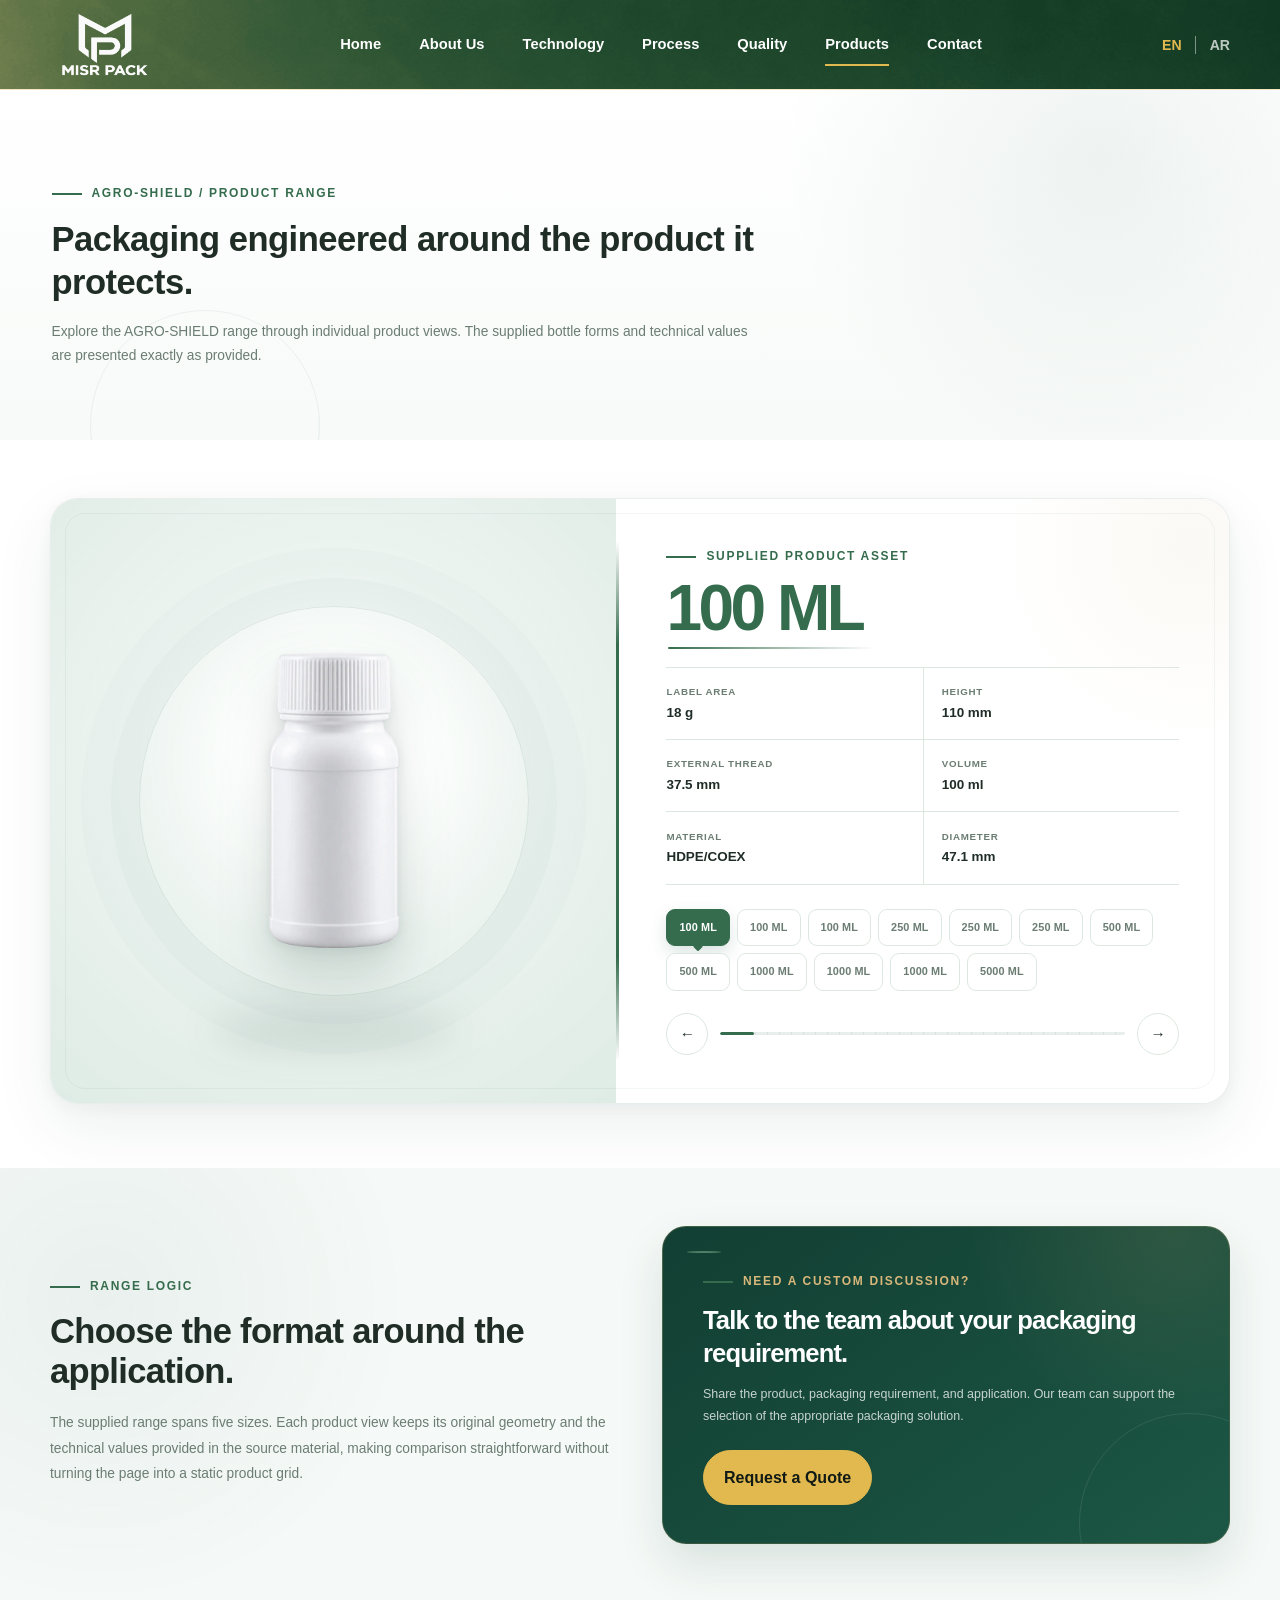
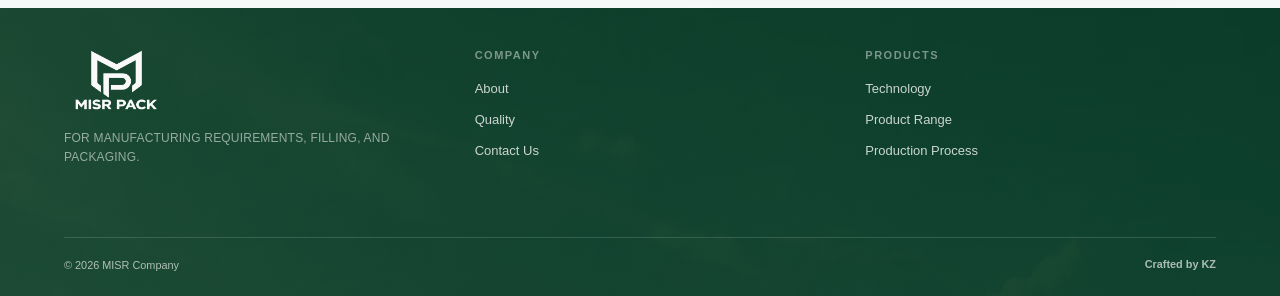
<file: products.html>
<!doctype html>
<html lang="en" dir="ltr">

<head>
    <meta charset="utf-8">
    <meta name="viewport" content="width=device-width,initial-scale=1">
    <title>Products</title>

    <link rel="stylesheet" href="css/global.css">
   <link rel="icon" href="assets/favicon.ico" type="image/x-icon">
    <link rel="stylesheet" href="css/products.css">
</head>

<body>

    <!-- Header -->
<header class="site-header"> 
    <div class="container nav-wrap"> 
 
        <a class="brand" href="index.html"> 
            <img
                src="assets/images/misr-logo.png"
                alt="MISR Company"
                width="1536"
                height="884"
            >
        </a>

        <nav class="site-nav" aria-label="Main Navigation">

            <a href="index.html" data-i18n="navHome">
                Home
            </a>

            <a href="about.html" data-i18n="navAbout">
                About
            </a>

            <a href="technology.html" data-i18n="navTechnology">
                Technology
            </a>

            <a href="process.html" data-i18n="navProcess">
                Process
            </a>

            <a href="quality.html" data-i18n="navQuality">
                Quality
            </a>

            <a href="products.html"
               aria-current="page"
               data-i18n="navProducts">
                Products
            </a>

            <a href="contact.html" data-i18n="navContact">
                Contact
            </a>

        </nav>

        <div class="nav-actions">

            <div class="lang-switch">
                <button data-lang="en" type="button">EN</button>
                <button data-lang="ar" type="button">AR</button>
            </div>

            <button class="menu-toggle" type="button">
                ☰
            </button>

        </div>

    </div>
</header>

    <main>

        <section class="page-hero">
            <div class="container reveal">

                <span class="eyebrow" data-i18n="productEyebrow">
                    AGRO-SHIELD / Product Range
                </span>

                <h1 data-i18n="productTitle">
                    Packaging engineered around the product it protects.
                </h1>

                <p class="lead" data-i18n="productText">
                    Explore the AGRO-SHIELD range through individual product views. The supplied bottle forms and technical values are presented exactly as provided.
                </p>

            </div>
        </section>


        <section class="section" style="padding-top:35px">

            <div class="container">

                <div class="product-showcase reveal" data-product-showcase>

                    <div class="product-visual">
                        <img
                            data-product-image
                            src="assets/images/100ml.webp"
                            alt="AGRO-SHIELD 100 ML bottle"
                        >
                    </div>


                    <div class="product-info">

                        <span
                            class="eyebrow"
                            data-en="Supplied product asset"
                            data-ar="الصورة الأصلية للمنتج"
                        >
                            Supplied product asset
                        </span>

                        <div class="product-size" data-product-size>
                            100 ML
                        </div>

                       

                        <div class="spec-grid" data-product-specs></div>

                        <div class="product-tabs" data-product-tabs></div>

                        <div class="product-controls">

                            <button
                                class="arrow-btn"
                                data-prev
                                type="button"
                                aria-label="Previous"
                            >
                                ←
                            </button>

                            <div class="progress">
                                <span data-product-progress></span>
                            </div>

                            <button
                                class="arrow-btn"
                                data-next
                                type="button"
                                aria-label="Next"
                            >
                                →
                            </button>

                        </div>

                        

                    </div>

                </div>

            </div>

        </section>


       

</div>  
            </div>

        </div>


        <section class="section soft-section">

            <div class="container split">

                <div class="reveal">

                    <span
                        class="eyebrow"
                        data-en="Range logic"
                        data-ar="منطق المجموعة"
                    >
                        Range logic
                    </span>

                    <h2
                        data-en="Choose the format around the application."
                        data-ar="اختيار المقاس يبدأ من طبيعة الاستخدام."
                    >
                        Choose the format around the application.
                    </h2>

                    <p
                        class="lead"
                        data-en="The supplied range spans five sizes. Each product view keeps its original geometry and the technical values provided in the source material, making comparison straightforward without turning the page into a static product grid."
                        data-ar="تضم المجموعة خمسة مقاسات. ويحافظ كل عرض على هندسة العبوة الأصلية والقيم الفنية الواردة في المصدر، بما يجعل المقارنة واضحة دون تحويل الصفحة إلى شبكة منتجات تقليدية."
                    >
                        The supplied range spans five sizes. Each product view keeps its original geometry and the technical values provided in the source material, making comparison straightforward without turning the page into a static product grid.
                    </p>

                </div>


                <div class="quote-panel reveal">

                    <span
                        class="eyebrow"
                        style="color:#d8b77a"
                        data-en="Need a custom discussion?"
                        data-ar="هل تحتاج إلى مناقشة متطلباتك؟"
                    >
                        Need a custom discussion?
                    </span>

                    <h3
                        data-en="Talk to the team about your packaging requirement."
                        data-ar="تحدث مع الفريق حول متطلبات التعبئة الخاصة بك."
                    >
                        Talk to the team about your packaging requirement.
                    </h3>

                    <p data-i18n="quoteText">
                        Share the product, packaging requirement, and application. Our team can support the selection of the appropriate packaging solution.
                    </p>

                    <a
                        class="btn btn-gold"
                        href="contact.html"
                        data-i18n="quote"
                    >
                        Request a Quote
                    </a>

                </div>

            </div>

        </section>

    </main>

<!-- =========================================================
     GLOBAL FOOTER
========================================================= -->

<footer class="footer">

    <div class="container">

        <div class="footer-grid">

            <!-- BRAND -->
            <div class="footer-brand">
<a href="index.html" class="footer-logo">
    <img
        src="assets/images/misr-logo.png"
        alt="MISR PACK"
        width="1536"
        height="884"
    >
</a>

                <p data-i18n="footerTagline">
                    FOR MANUFACTURING REQUIREMENTS, FILLING, AND PACKAGING.
                </p>

            </div>


            <!-- LINKS -->
            <div class="footer-links">

                <!-- COMPANY -->
                <div class="footer-column">

                    <h2 data-i18n="footerCompany">
                        COMPANY
                    </h2>
                    <a href="about.html" data-i18n="navAbout">
                        About
                    </a>

                    <a href="quality.html" data-i18n="navQuality">
                        Quality
                    </a>

                    <a href="contact.html" data-i18n="navContact">
                        Contact Us
                    </a>

                </div>


                <!-- PRODUCTS -->
                <div class="footer-column">

                   <h2 data-i18n="footerProducts">
                        PRODUCTS
                    </h2>
                    <a href="technology.html" data-i18n="navTechnology">
                        Technology
                    </a>

                    <a href="products.html" data-i18n="footerProductRange">
                        Product Range
                    </a>

                    <a href="process.html" data-i18n="footerProductionProcess">
                        Production Process
                    </a>

                </div>

            </div>


            <!-- BOTTOM -->
            <div class="footer-bottom">

                <span class="footer-copy" data-i18n="copyright">
                    © 2026 MISR Company
                </span>

                <span class="footer-quote">
                    Crafted by KZ
                </span>

            </div>

        </div>

    </div>

</footer>


    <script src="js/main.js"></script>

</body>

</html>
</file>
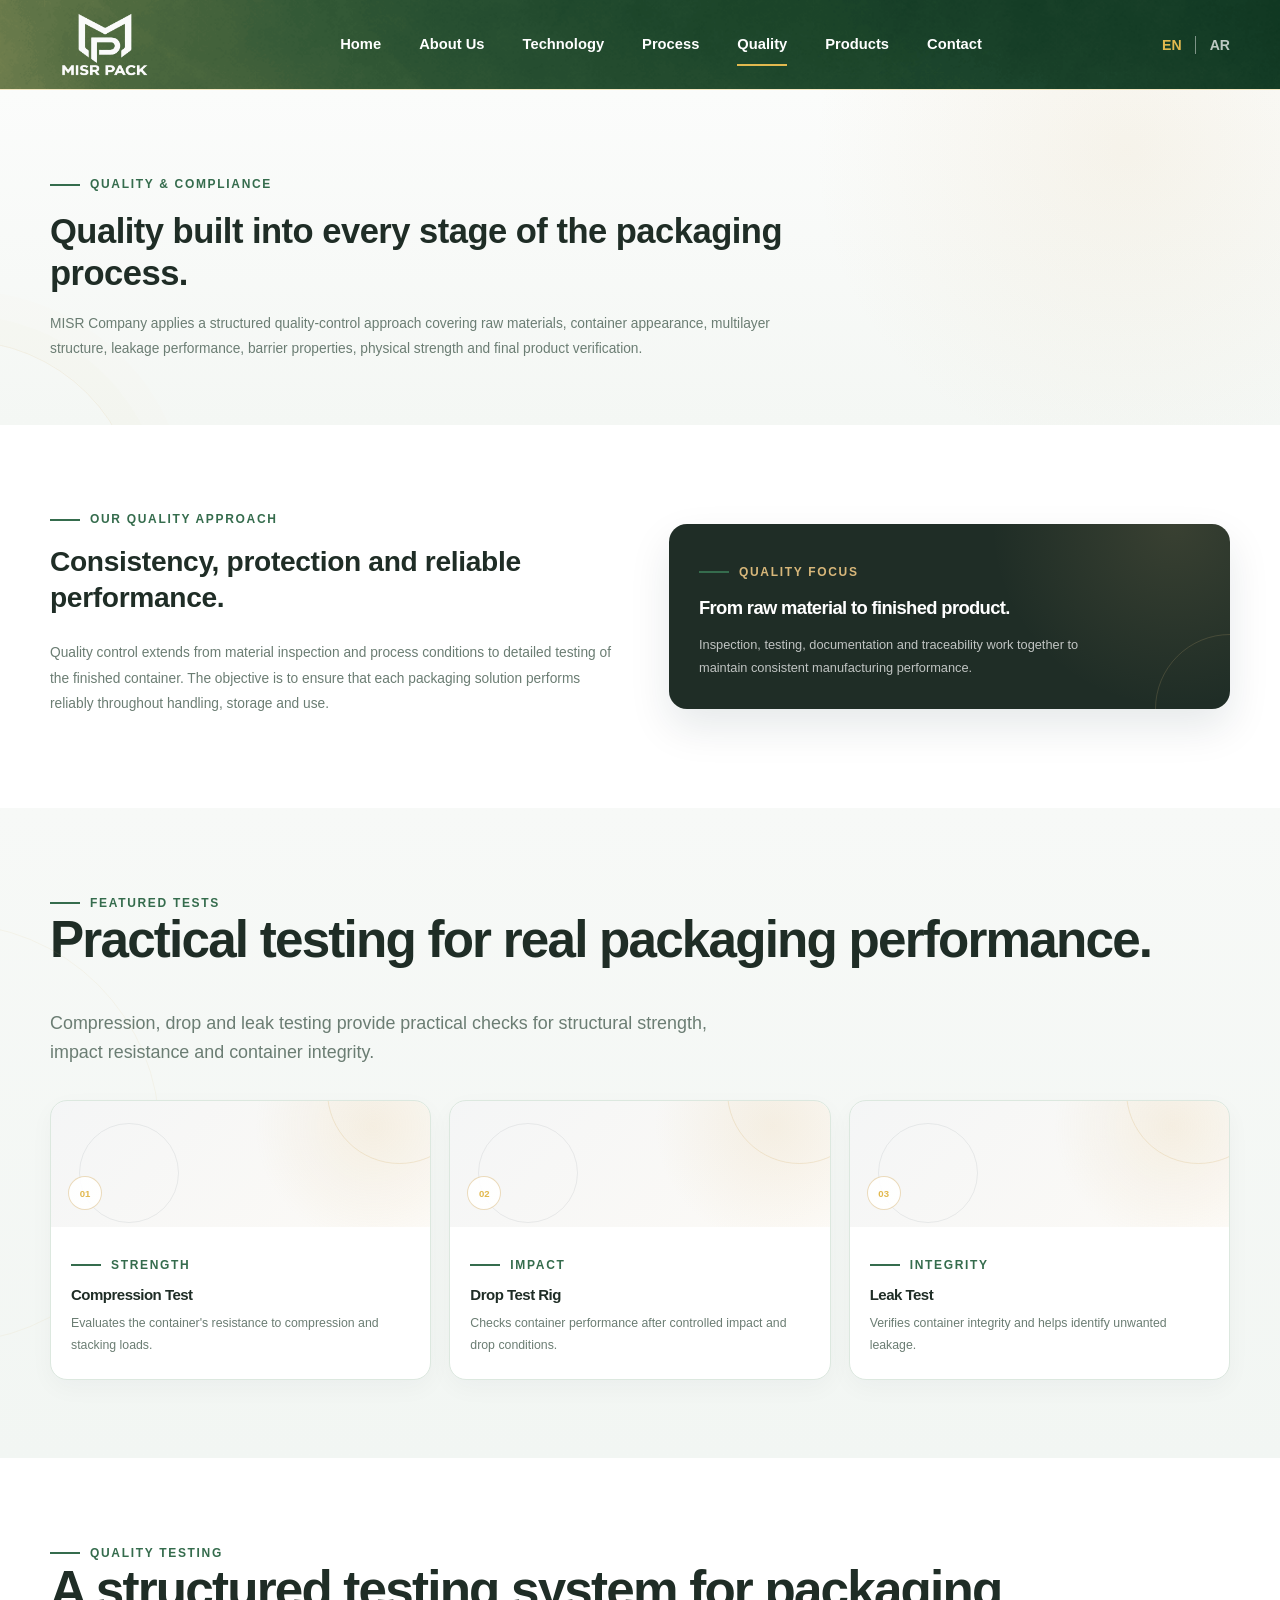
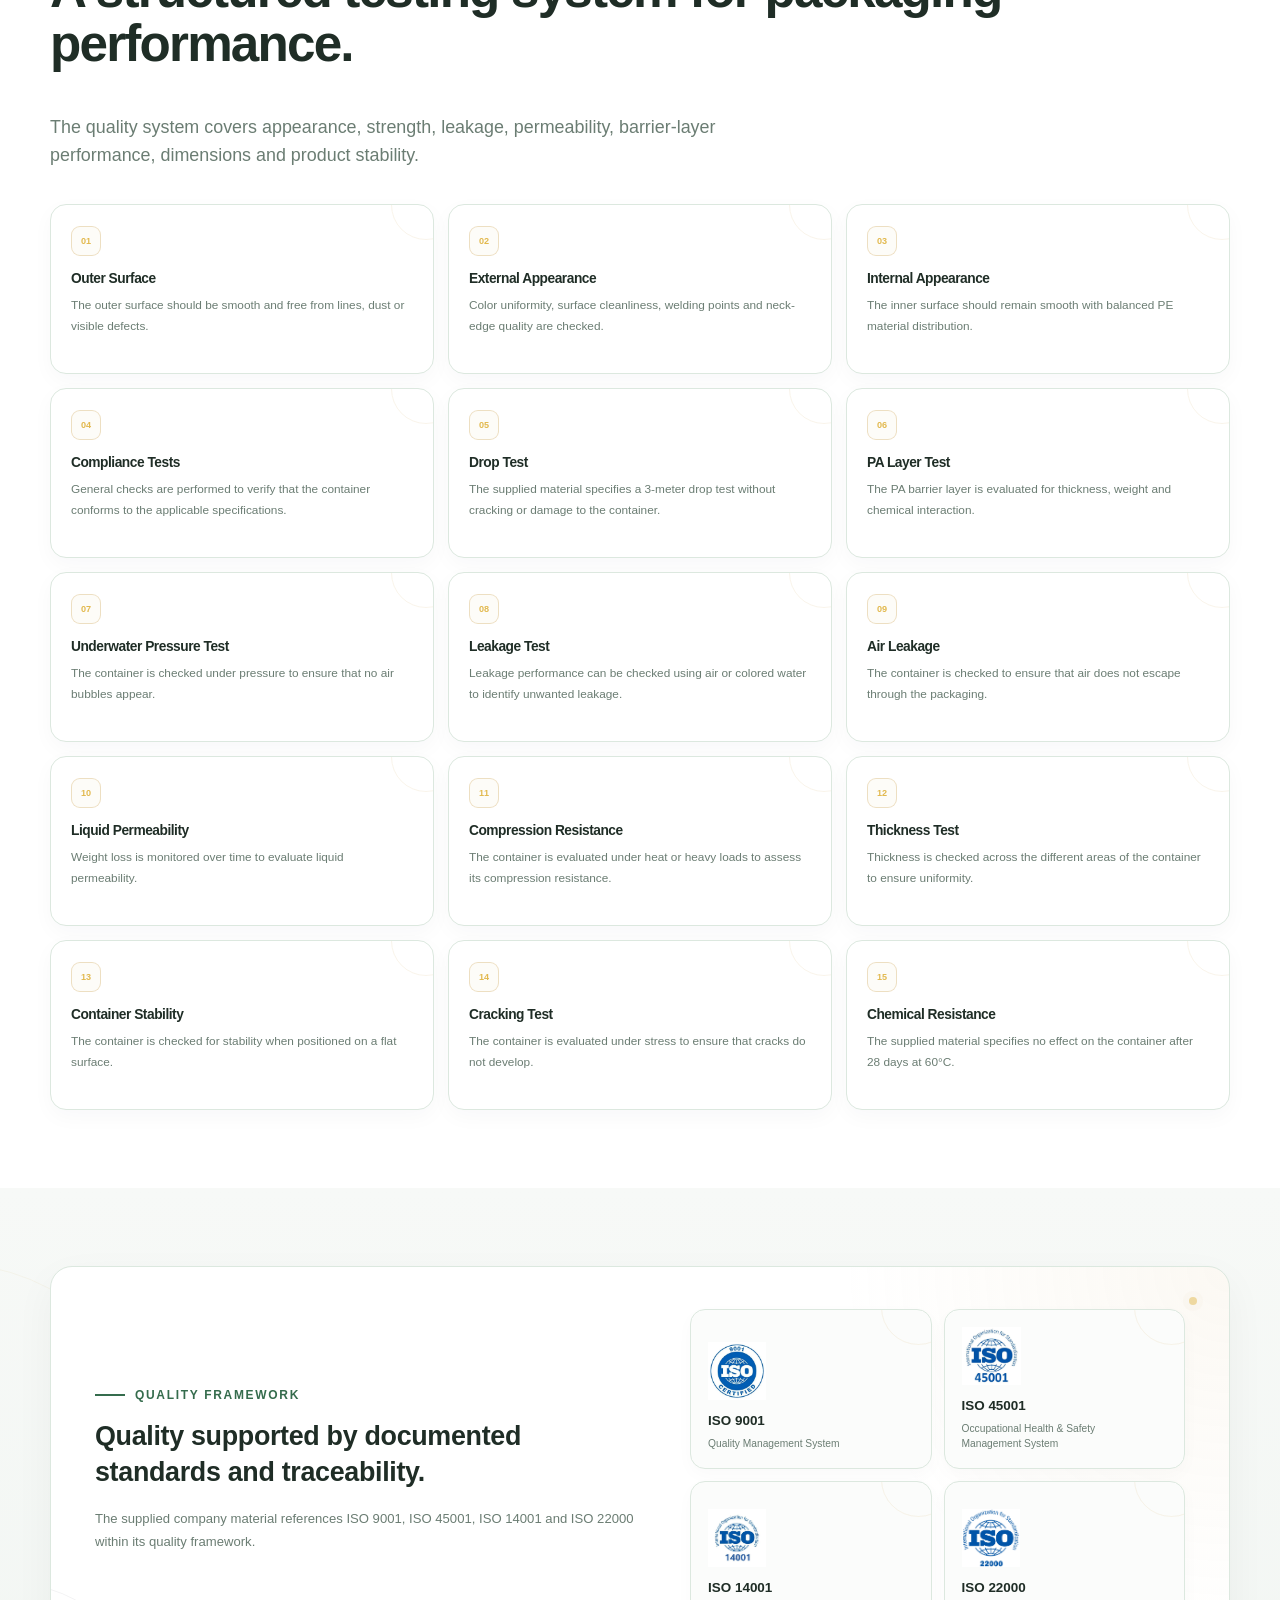
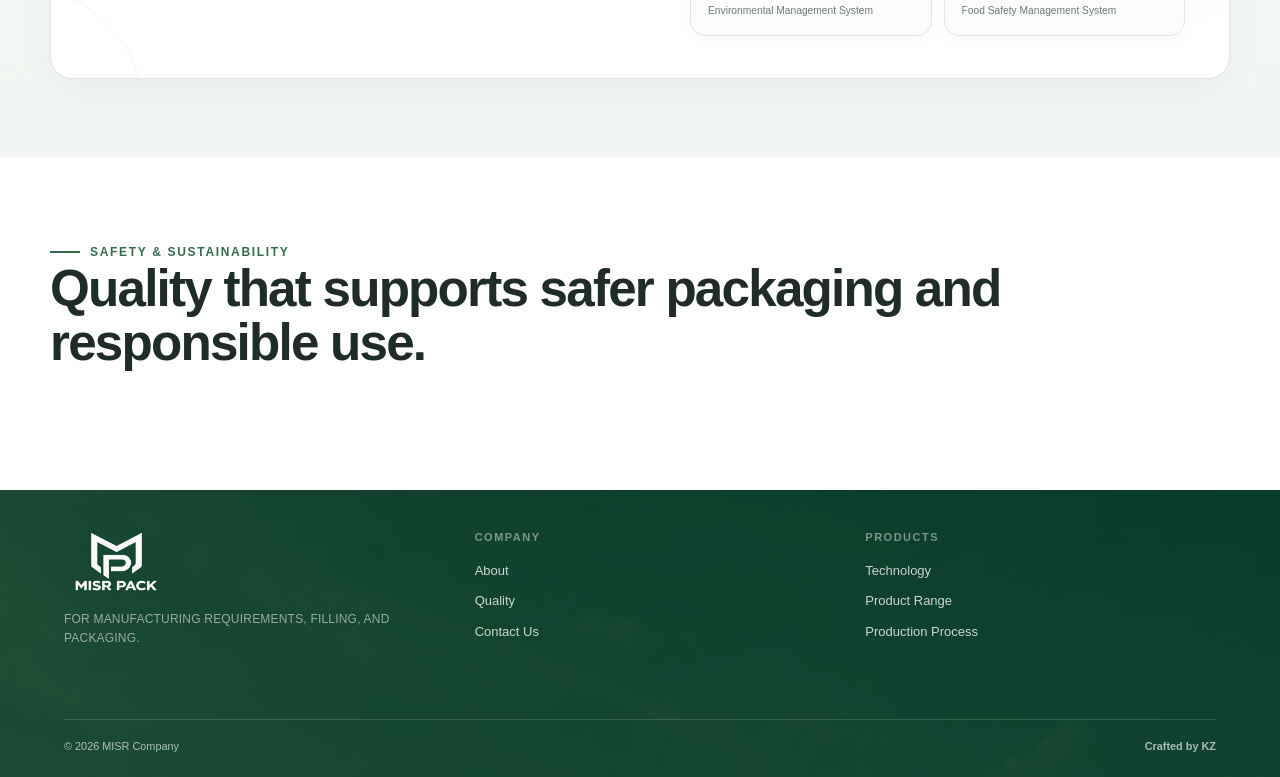
<file: quality.html>
<!doctype html>
<html lang="en" dir="ltr">

<head>
    <meta charset="utf-8">
    <meta name="viewport" content="width=device-width, initial-scale=1">

    <title>Quality</title>

    <meta
        name="description"
        content="MISR Company applies a structured quality-control system covering appearance, structure, leakage, barrier performance, physical properties and final product verification."
    >

    <link rel="stylesheet" href="css/global.css">
<link rel="icon" href="assets/favicon.ico" type="image/x-icon">
    <link rel="stylesheet" href="css/quality.css">
</head>

<body>

<!-- Header -->
<header class="site-header">
    <div class="container nav-wrap">

        <a class="brand" href="index.html">
            <img
                src="assets/images/misr-logo.png"
                alt="MISR Company"
                width="1536"
                height="884"
            >
        </a>
        <nav class="site-nav" aria-label="Main Navigation">

            <a href="index.html" data-i18n="navHome">Home</a>
            <a href="about.html" data-i18n="navAbout">About</a>
            <a href="technology.html" data-i18n="navTechnology">Technology</a>
            <a href="process.html" data-i18n="navProcess">Process</a>

            <a
                href="quality.html"
                aria-current="page"
                data-i18n="navQuality"
            >
                Quality
            </a>

            <a href="products.html" data-i18n="navProducts">Products</a>
            <a href="contact.html" data-i18n="navContact">Contact</a>

        </nav>

        <div class="nav-actions">

            <div class="lang-switch">
                <button data-lang="en" type="button">EN</button>
                <button data-lang="ar" type="button">AR</button>
            </div>

            <button
                class="menu-toggle"
                type="button"
                aria-label="Open navigation"
            >
                ☰
            </button>

        </div>

    </div>
</header>


<main>

    <!-- Quality Hero -->
    <section class="page-hero quality-hero">

        <div class="container reveal">

            <span
                class="eyebrow"
                data-en="Quality & Compliance"
                data-ar="الجودة والمطابقة"
            >
                Quality & Compliance
            </span>

            <h1
                data-en="Quality built into every stage of the packaging process."
                data-ar="الجودة جزء أساسي من كل مرحلة في عملية تصنيع العبوة."
            >
                Quality built into every stage of the packaging process.
            </h1>

            <p
                class="lead"
                data-en="MISR Company applies a structured quality-control approach covering raw materials, container appearance, multilayer structure, leakage performance, barrier properties, physical strength and final product verification."
                data-ar="تطبق شركة مصر نظامًا منظمًا لمراقبة الجودة يشمل الخامات، والمظهر الخارجي والداخلي للعبوة، والبنية متعددة الطبقات، واختبارات التسرب، وأداء الحواجز، والخواص الفيزيائية، والتحقق النهائي من مطابقة المنتج."
            >
                MISR Company applies a structured quality-control approach covering raw materials, container appearance, multilayer structure, leakage performance, barrier properties, physical strength and final product verification.
            </p>

        </div>

    </section>


    <!-- Quality Introduction -->
    <section class="section">

        <div class="container">

            <div class="split">

                <div class="reveal">

                    <span
                        class="eyebrow"
                        data-en="Our Quality Approach"
                        data-ar="منهجنا في الجودة"
                    >
                        Our Quality Approach
                    </span>

                    <h2
                        data-en="Consistency, protection and reliable performance."
                        data-ar="ثبات الجودة والحماية والأداء الموثوق."
                    >
                        Consistency, protection and reliable performance.
                    </h2>

                    <p
                        class="lead"
                        data-en="Quality control extends from material inspection and process conditions to detailed testing of the finished container. The objective is to ensure that each packaging solution performs reliably throughout handling, storage and use."
                        data-ar="تمتد مراقبة الجودة من فحص الخامات وظروف التشغيل إلى الاختبارات التفصيلية للعبوة النهائية. والهدف هو ضمان أداء موثوق للعبوة أثناء التداول والتخزين والاستخدام."
                    >
                        Quality control extends from material inspection and process conditions to detailed testing of the finished container. The objective is to ensure that each packaging solution performs reliably throughout handling, storage and use.
                    </p>

                </div>


                <div class="quote-panel reveal">

                    <span
                        class="eyebrow"
                        style="color:#d8b77a"
                        data-en="Quality Focus"
                        data-ar="تركيز الجودة"
                    >
                        Quality Focus
                    </span>

                    <h3
                        data-en="From raw material to finished product."
                        data-ar="من الخامة إلى المنتج النهائي."
                    >
                        From raw material to finished product.
                    </h3>

                    <p
                        data-en="Inspection, testing, documentation and traceability work together to maintain consistent manufacturing performance."
                        data-ar="تعمل الفحوص والاختبارات والتوثيق وإمكانية التتبع معًا للحفاظ على ثبات أداء التصنيع."
                    >
                        Inspection, testing, documentation and traceability work together to maintain consistent manufacturing performance.
                    </p>

                </div>

            </div>

        </div>

    </section>


    <!-- Featured Quality Tests -->
    <section class="section soft-section">

        <div class="container">

            <div class="section-head reveal">

                <div>

                    <span
                        class="eyebrow"
                        data-en="Featured Tests"
                        data-ar="اختبارات أساسية"
                    >
                        Featured Tests
                    </span>

                    <h2
                        data-en="Practical testing for real packaging performance."
                        data-ar="اختبارات عملية للتحقق من أداء العبوة في الاستخدام الفعلي."
                    >
                        Practical testing for real packaging performance.
                    </h2>

                    <p
                        class="lead"
                        data-en="Compression, drop and leak testing provide practical checks for structural strength, impact resistance and container integrity."
                        data-ar="توفر اختبارات الضغط والسقوط والتسريب فحوصًا عملية للتحقق من المتانة ومقاومة الصدمات وسلامة العبوة."
                    >
                        Compression, drop and leak testing provide practical checks for structural strength, impact resistance and container integrity.
                    </p>

                </div>

            </div>


            <div class="featured-tests">

                <article class="featured-test reveal">

                    <div class="featured-test-visual">
                        <span class="featured-test-number">01</span>
                    </div>

                    <div class="featured-test-body">

                        <span
                            class="eyebrow"
                            data-en="Strength"
                            data-ar="المتانة"
                        >
                            Strength
                        </span>

                        <h3
                            data-en="Compression Test"
                            data-ar="اختبار الضغط"
                        >
                            Compression Test
                        </h3>

                        <p
                            data-en="Evaluates the container's resistance to compression and stacking loads."
                            data-ar="يقيّم قدرة العبوة على مقاومة الضغط وأحمال الرص."
                        >
                            Evaluates the container's resistance to compression and stacking loads.
                        </p>

                    </div>

                </article>


                <article class="featured-test reveal">

                    <div class="featured-test-visual">
                        <span class="featured-test-number">02</span>
                    </div>

                    <div class="featured-test-body">

                        <span
                            class="eyebrow"
                            data-en="Impact"
                            data-ar="مقاومة الصدمات"
                        >
                            Impact
                        </span>

                        <h3
                            data-en="Drop Test Rig"
                            data-ar="جهاز اختبار السقوط"
                        >
                            Drop Test Rig
                        </h3>

                        <p
                            data-en="Checks container performance after controlled impact and drop conditions."
                            data-ar="يتحقق من أداء العبوة بعد التعرض لظروف سقوط وصدمات محكومة."
                        >
                            Checks container performance after controlled impact and drop conditions.
                        </p>

                    </div>

                </article>


                <article class="featured-test reveal">

                    <div class="featured-test-visual">
                        <span class="featured-test-number">03</span>
                    </div>

                    <div class="featured-test-body">

                        <span
                            class="eyebrow"
                            data-en="Integrity"
                            data-ar="سلامة العبوة"
                        >
                            Integrity
                        </span>

                        <h3
                            data-en="Leak Test"
                            data-ar="اختبار التسريب"
                        >
                            Leak Test
                        </h3>

                        <p
                            data-en="Verifies container integrity and helps identify unwanted leakage."
                            data-ar="يتحقق من سلامة العبوة ويساعد على اكتشاف أي تسرب غير مرغوب."
                        >
                            Verifies container integrity and helps identify unwanted leakage.
                        </p>

                    </div>

                </article>

            </div>

        </div>

    </section>


    <!-- Quality Testing Matrix -->
    <section class="section">

        <div class="container">

            <div class="section-head reveal">

                <div>

                    <span
                        class="eyebrow"
                        data-en="Quality Testing"
                        data-ar="اختبارات الجودة"
                    >
                        Quality Testing
                    </span>

                    <h2
                        data-en="A structured testing system for packaging performance."
                        data-ar="نظام اختبارات منظم للتحقق من أداء العبوة."
                    >
                        A structured testing system for packaging performance.
                    </h2>

                    <p
                        class="lead"
                        data-en="The quality system covers appearance, strength, leakage, permeability, barrier-layer performance, dimensions and product stability."
                        data-ar="يغطي نظام الجودة المظهر والمتانة والتسرب والنفاذية وأداء طبقات الحاجز والأبعاد وثبات المنتج."
                    >
                        The quality system covers appearance, strength, leakage, permeability, barrier-layer performance, dimensions and product stability.
                    </p>

                </div>

            </div>


            <div class="quality-grid">

                <article class="test-card reveal">
                    <span class="num">01</span>
                    <h3 data-en="Outer Surface" data-ar="السطح الخارجي">Outer Surface</h3>
                    <p data-en="The outer surface should be smooth and free from lines, dust or visible defects." data-ar="يجب أن يكون السطح الخارجي أملس وخاليًا من الخطوط والأتربة والعيوب الظاهرة.">The outer surface should be smooth and free from lines, dust or visible defects.</p>
                </article>

                <article class="test-card reveal">
                    <span class="num">02</span>
                    <h3 data-en="External Appearance" data-ar="المظهر الخارجي">External Appearance</h3>
                    <p data-en="Color uniformity, surface cleanliness, welding points and neck-edge quality are checked." data-ar="يتم فحص تجانس اللون ونظافة السطح وجودة نقاط اللحام وحافة العنق.">Color uniformity, surface cleanliness, welding points and neck-edge quality are checked.</p>
                </article>

                <article class="test-card reveal">
                    <span class="num">03</span>
                    <h3 data-en="Internal Appearance" data-ar="المظهر الداخلي">Internal Appearance</h3>
                    <p data-en="The inner surface should remain smooth with balanced PE material distribution." data-ar="يجب أن يكون السطح الداخلي أملس مع توزيع متوازن لمادة PE.">The inner surface should remain smooth with balanced PE material distribution.</p>
                </article>

                <article class="test-card reveal">
                    <span class="num">04</span>
                    <h3 data-en="Compliance Tests" data-ar="اختبارات المطابقة">Compliance Tests</h3>
                    <p data-en="General checks are performed to verify that the container conforms to the applicable specifications." data-ar="يتم إجراء فحوص عامة للتحقق من مطابقة العبوة للمواصفات والمتطلبات المعمول بها.">General checks are performed to verify that the container conforms to the applicable specifications.</p>
                </article>

                <article class="test-card reveal">
                    <span class="num">05</span>
                    <h3 data-en="Drop Test" data-ar="اختبار السقوط">Drop Test</h3>
                    <p data-en="The supplied material specifies a 3-meter drop test without cracking or damage to the container." data-ar="تحدد المادة المصدرية اختبار سقوط من ارتفاع 3 أمتار دون حدوث تشقق أو تلف في العبوة.">The supplied material specifies a 3-meter drop test without cracking or damage to the container.</p>
                </article>

                <article class="test-card reveal">
                    <span class="num">06</span>
                    <h3 data-en="PA Layer Test" data-ar="اختبار طبقة PA">PA Layer Test</h3>
                    <p data-en="The PA barrier layer is evaluated for thickness, weight and chemical interaction." data-ar="يتم التحقق من طبقة PA من حيث السمك والوزن والتفاعل الكيميائي.">The PA barrier layer is evaluated for thickness, weight and chemical interaction.</p>
                </article>

                <article class="test-card reveal">
                    <span class="num">07</span>
                    <h3 data-en="Underwater Pressure Test" data-ar="اختبار الضغط تحت الماء">Underwater Pressure Test</h3>
                    <p data-en="The container is checked under pressure to ensure that no air bubbles appear." data-ar="يتم فحص العبوة تحت الضغط للتأكد من عدم ظهور فقاعات هواء.">The container is checked under pressure to ensure that no air bubbles appear.</p>
                </article>

                <article class="test-card reveal">
                    <span class="num">08</span>
                    <h3 data-en="Leakage Test" data-ar="اختبار التسرب">Leakage Test</h3>
                    <p data-en="Leakage performance can be checked using air or colored water to identify unwanted leakage." data-ar="يتم اختبار التسرب باستخدام الهواء أو الماء الملون للكشف عن أي تسرب غير مرغوب.">Leakage performance can be checked using air or colored water to identify unwanted leakage.</p>
                </article>

                <article class="test-card reveal">
                    <span class="num">09</span>
                    <h3 data-en="Air Leakage" data-ar="تسرب الهواء">Air Leakage</h3>
                    <p data-en="The container is checked to ensure that air does not escape through the packaging." data-ar="يتم فحص العبوة للتأكد من عدم تسرب الهواء من خلالها.">The container is checked to ensure that air does not escape through the packaging.</p>
                </article>

                <article class="test-card reveal">
                    <span class="num">10</span>
                    <h3 data-en="Liquid Permeability" data-ar="نفاذية السوائل">Liquid Permeability</h3>
                    <p data-en="Weight loss is monitored over time to evaluate liquid permeability." data-ar="تتم مراقبة فقد الوزن بمرور الوقت لتقييم نفاذية السوائل.">Weight loss is monitored over time to evaluate liquid permeability.</p>
                </article>

                <article class="test-card reveal">
                    <span class="num">11</span>
                    <h3 data-en="Compression Resistance" data-ar="مقاومة الضغط">Compression Resistance</h3>
                    <p data-en="The container is evaluated under heat or heavy loads to assess its compression resistance." data-ar="يتم تقييم العبوة تحت الحرارة أو الأحمال الثقيلة للتحقق من مقاومتها للضغط.">The container is evaluated under heat or heavy loads to assess its compression resistance.</p>
                </article>

                <article class="test-card reveal">
                    <span class="num">12</span>
                    <h3 data-en="Thickness Test" data-ar="اختبار السمك">Thickness Test</h3>
                    <p data-en="Thickness is checked across the different areas of the container to ensure uniformity." data-ar="يتم فحص السمك في أجزاء العبوة المختلفة للتأكد من تجانسه.">Thickness is checked across the different areas of the container to ensure uniformity.</p>
                </article>

                <article class="test-card reveal">
                    <span class="num">13</span>
                    <h3 data-en="Container Stability" data-ar="ثبات العبوة">Container Stability</h3>
                    <p data-en="The container is checked for stability when positioned on a flat surface." data-ar="يتم فحص ثبات العبوة عند وضعها على سطح مستوٍ.">The container is checked for stability when positioned on a flat surface.</p>
                </article>

                <article class="test-card reveal">
                    <span class="num">14</span>
                    <h3 data-en="Cracking Test" data-ar="اختبار التشقق">Cracking Test</h3>
                    <p data-en="The container is evaluated under stress to ensure that cracks do not develop." data-ar="يتم تقييم العبوة تحت الإجهاد للتأكد من عدم حدوث تشققات.">The container is evaluated under stress to ensure that cracks do not develop.</p>
                </article>

                <article class="test-card reveal">
                    <span class="num">15</span>
                    <h3 data-en="Chemical Resistance" data-ar="المقاومة الكيميائية">Chemical Resistance</h3>
                    <p data-en="The supplied material specifies no effect on the container after 28 days at 60°C." data-ar="تحدد المادة المصدرية عدم حدوث تأثير على العبوة بعد 28 يومًا عند درجة حرارة 60°م.">The supplied material specifies no effect on the container after 28 days at 60°C.</p>
                </article>

            </div>

        </div>

    </section>

  
<!-- =========================
     QUALITY FRAMEWORK
========================== -->

<section class="section soft-section">

    <div class="container">

        <div class="quality-callout reveal">

            <!-- Content -->
            <div class="quality-callout-content">

                <span
                    class="eyebrow"
                    data-en="Quality Framework"
                    data-ar="إطار الجودة"
                >
                    Quality Framework
                </span>

                <h2
                    data-en="Quality supported by documented standards and traceability."
                    data-ar="جودة مدعومة بالمعايير والتوثيق وإمكانية التتبع."
                >
                    Quality supported by documented standards and traceability.
                </h2>

                <p
                    class="lead"
                    data-en="The supplied company material references ISO 9001, ISO 45001, ISO 14001 and ISO 22000 within its quality framework."
                    data-ar="تشير المواد المصدرية الخاصة بالشركة إلى ISO 9001 وISO 45001 وISO 14001 وISO 22000 ضمن إطار الجودة."
                >
                    The supplied company material references ISO 9001, ISO 45001, ISO 14001 and ISO 22000 within its quality framework.
                </p>

            </div>


           <!-- ISO Standards -->
<div class="standards">

    <!-- ISO 9001 -->
    <div class="standard">

        <img
            src="assets/images/iso-9001.webp"
            loading="lazy"
            alt="ISO 9001"
        >

        <strong>
            ISO 9001
        </strong>

        <span
            data-en="Quality Management System"
            data-ar="نظام إدارة الجودة"
        >
            Quality Management System
        </span>

    </div>


    <!-- ISO 45001 -->
    <div class="standard">

        <img
            src="assets/images/iso-45001.webp"
            loading="lazy"
            alt="ISO 45001"
        >

        <strong>
            ISO 45001
        </strong>

        <span
            data-en="Occupational Health & Safety Management System"
            data-ar="نظام إدارة الصحة والسلامة المهنية"
        >
            Occupational Health & Safety Management System
        </span>

    </div>


    <!-- ISO 14001 -->
    <div class="standard">

        <img
            src="assets/images/iso-14001.webp"
            loading="lazy"
            alt="ISO 14001"
        >

        <strong>
            ISO 14001
        </strong>

        <span
            data-en="Environmental Management System"
            data-ar="نظام الإدارة البيئية"
        >
            Environmental Management System
        </span>

    </div>


    <!-- ISO 22000 -->
    <div class="standard">

        <img
            src="assets/images/iso-22000.webp"
            loading="lazy"
            alt="ISO 22000"
        >

        <strong>
            ISO 22000
        </strong>

        <span
            data-en="Food Safety Management System"
            data-ar="نظام إدارة سلامة الغذاء"
        >
            Food Safety Management System
        </span>

    </div>

</div>
        </div>

    </div>

</section>


<!-- =========================
     SAFETY & SUSTAINABILITY
========================== -->

<section class="section">

    <div class="container">

        <div class="section-head reveal">

            <div>

                <span
                    class="eyebrow"
                    data-en="Safety & Sustainability"
                    data-ar="السلامة والاستدامة"
                >
                    Safety & Sustainability
                </span>

                <h2
                    data-en="Quality that supports safer packaging and responsible use."
                    data-ar="جودة تدعم عبوات أكثر أمانًا واستخدامًا مسؤولًا."
                >
                    Quality that supports safer packaging and responsible use.
                </h2>

            </div>

        </div>

    </div>

</section>

</main>

<!-- Global Footer -->
<footer class="footer">

    <div class="container">

        <div class="footer-grid">

            <div class="footer-brand">

                <a href="index.html" class="footer-logo">
                    <img
                        src="assets/images/misr-logo.png"
                        alt="MISR PACK"
                        width="1536"
                        height="884"
                    >
                </a>
                <p data-i18n="footerTagline">
                    FOR MANUFACTURING REQUIREMENTS, FILLING, AND PACKAGING.
                </p>

            </div>


            <div class="footer-links">

                <div class="footer-column">

                    <h2 data-i18n="footerCompany">COMPANY</h2>

                    <a href="about.html" data-i18n="navAbout">About</a>
                    <a href="quality.html" data-i18n="navQuality">Quality</a>
                    <a href="contact.html" data-i18n="navContact">Contact Us</a>

                </div>


                <div class="footer-column">

                   <h2 data-i18n="footerProducts">PRODUCTS</h2>

                    <a href="technology.html" data-i18n="navTechnology">Technology</a>
                    <a href="products.html" data-i18n="footerProductRange">Product Range</a>
                    <a href="process.html" data-i18n="footerProductionProcess">Production Process</a>

                </div>

            </div>


            <div class="footer-bottom">

                <span class="footer-copy" data-i18n="copyright">
                    © 2026 MISR Company
                </span>

                <span class="footer-quote">
                    Crafted by KZ
                </span>

            </div>

        </div>

    </div>

</footer>


<script src="js/main.js"></script>

</body>
</html>
</file>
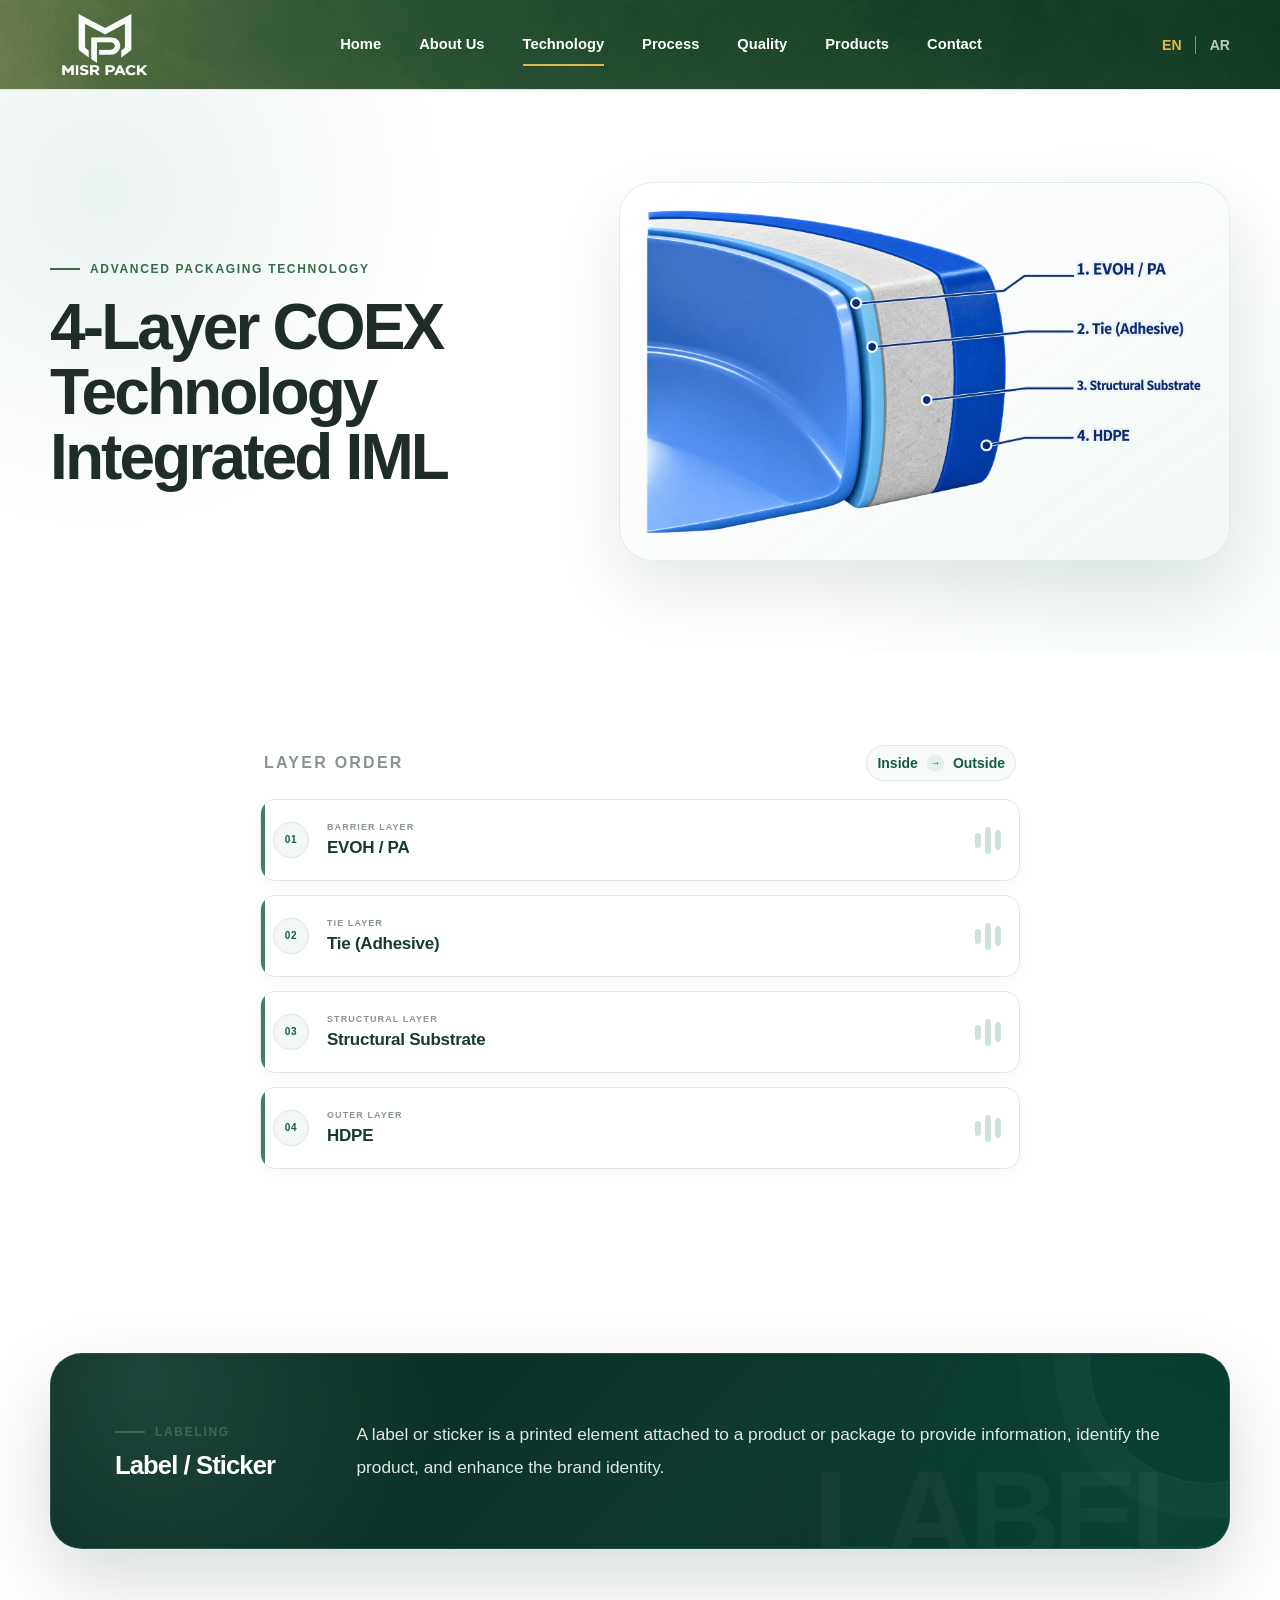
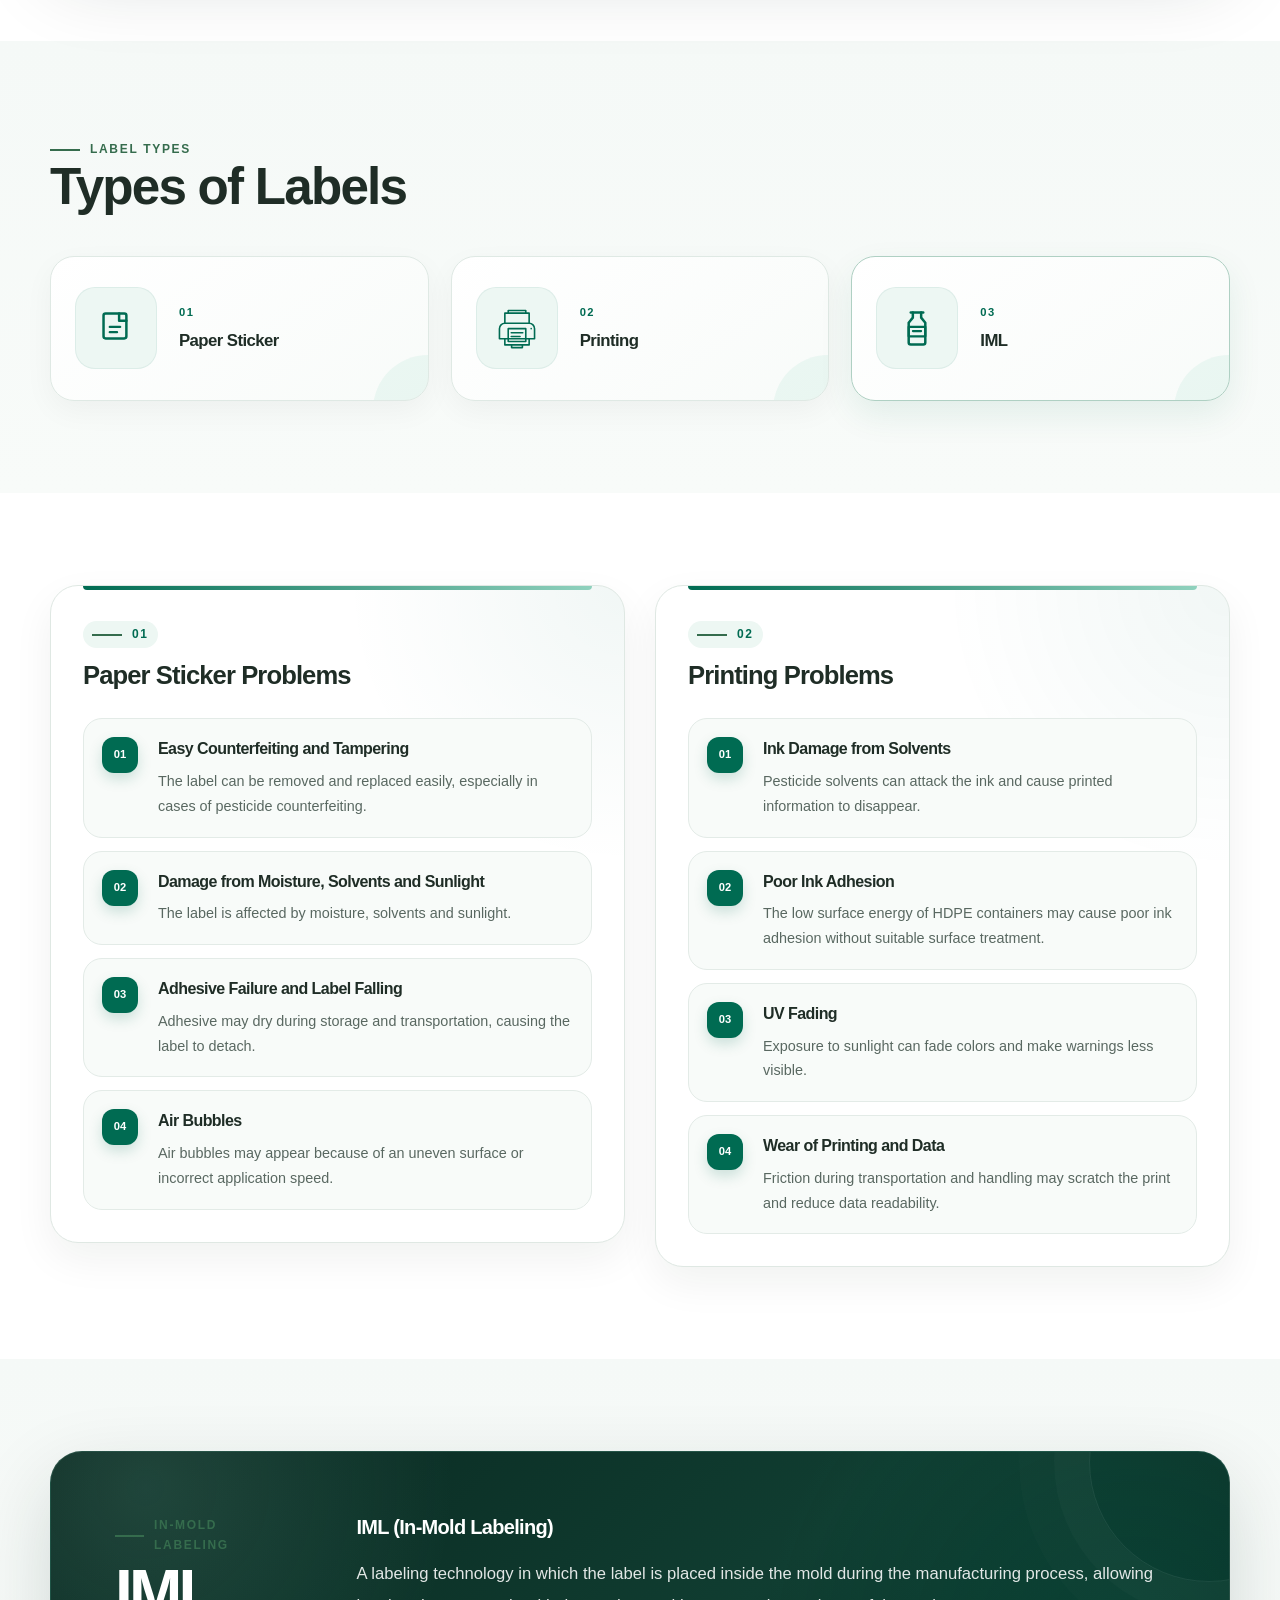
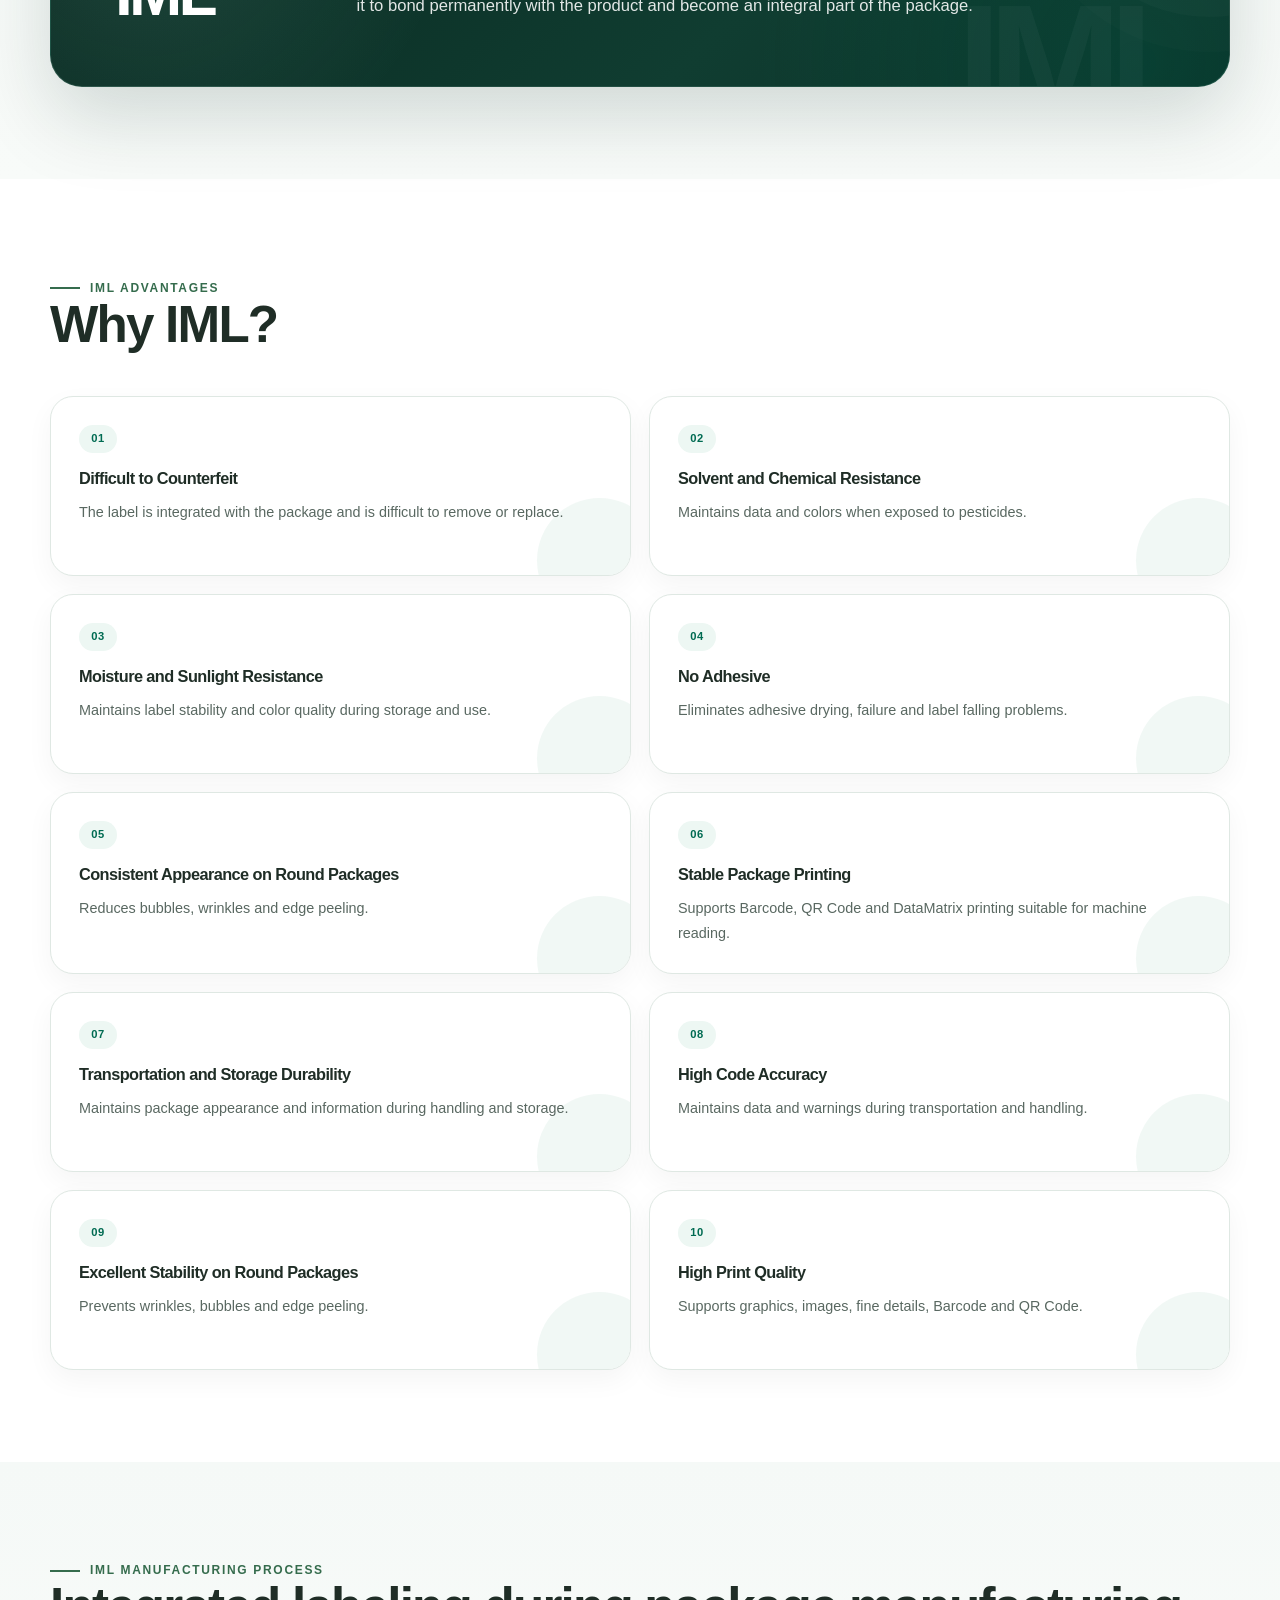
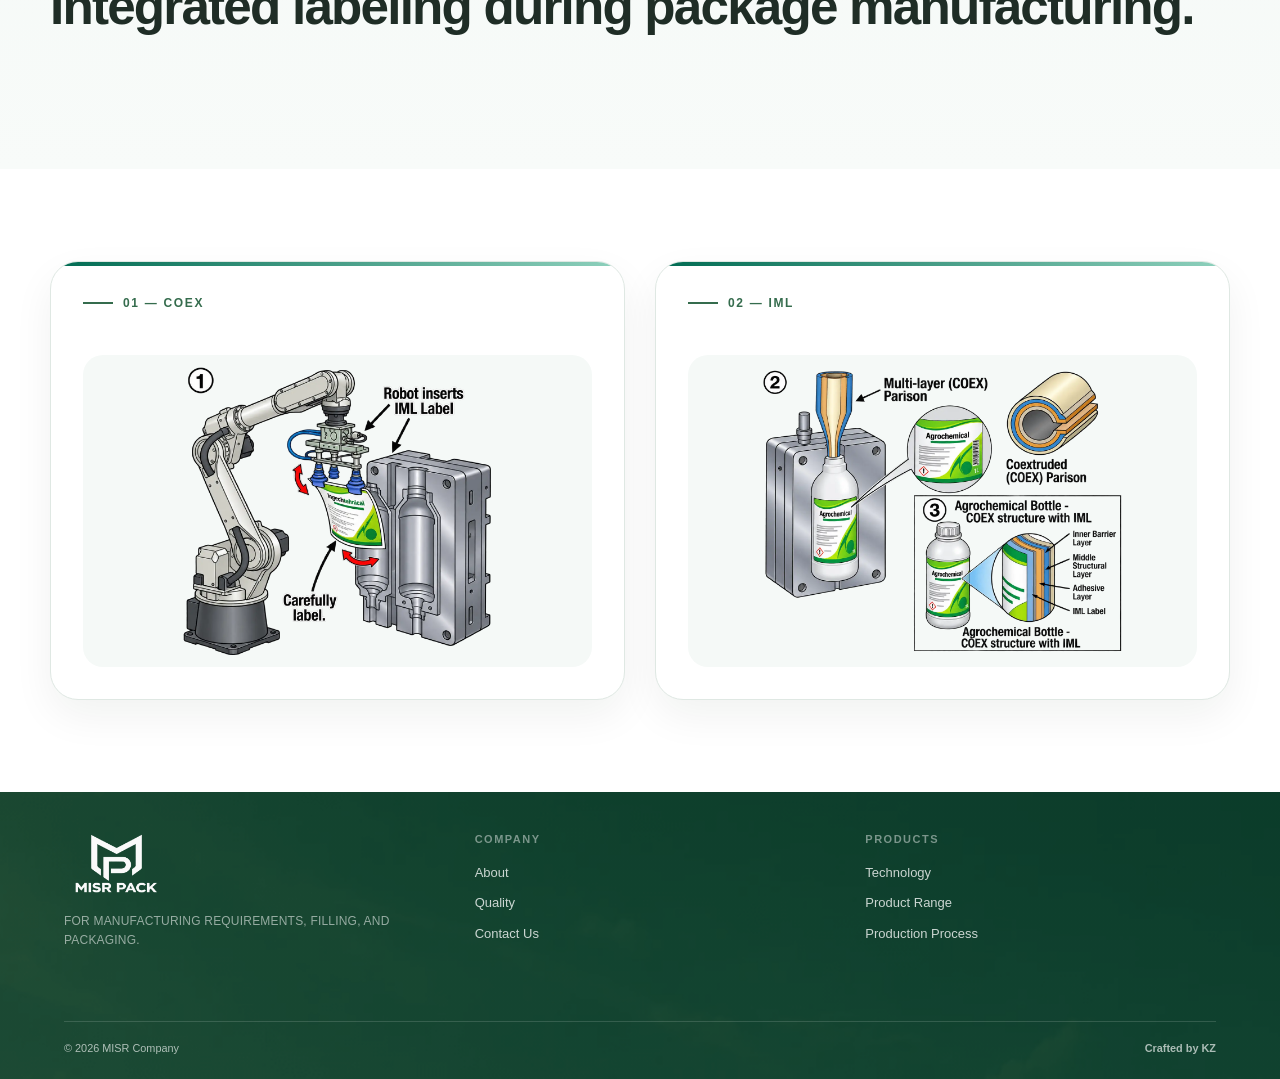
<file: technology.html>
<!doctype html>
<html lang="en" dir="ltr">

<head>
    <meta charset="utf-8">
    <meta name="viewport" content="width=device-width, initial-scale=1">

    <title>Technology </title>

    <link rel="stylesheet" href="css/global.css">
<link rel="icon" href="assets/favicon.ico" type="image/x-icon">
    <link rel="stylesheet" href="css/technology.css">
</head>

<body>
<!-- Header -->
<header class="site-header">
    <div class="container nav-wrap">

        <!-- Logo -->
        <a class="brand" href="index.html">
            <img
                src="assets/images/misr-logo.png"
                alt="MISR Company"
                width="1536"
                height="884"
            >
        </a>
        <!-- Navigation -->
        <nav class="site-nav" aria-label="Main Navigation">

            <a href="index.html"
               data-i18n="navHome">
                Home
            </a>

            <a href="about.html"
               data-i18n="navAbout">
                About
            </a>

            <a href="technology.html"
               aria-current="page"
               data-i18n="navTechnology">
                Technology
            </a>

            <a href="process.html"
               data-i18n="navProcess">
                Process
            </a>

            <a href="quality.html"
               data-i18n="navQuality">
                Quality
            </a>

            <a href="products.html"
               data-i18n="navProducts">
                Products
            </a>

            <a href="contact.html"
               data-i18n="navContact">
                Contact
            </a>

        </nav>

        <!-- Header Actions -->
        <div class="nav-actions">

            <div class="lang-switch">
                <button data-lang="en" type="button">EN</button>
                <button data-lang="ar" type="button">AR</button>
            </div>

            <button class="menu-toggle" type="button">☰</button>

        </div>

    </div>
</header>

<main>
<!-- =========================================================
     01 — HERO / COEX TECHNOLOGY
========================================================= -->

<section class="tech-hero section">

    <div class="container tech-hero-grid">

        <div class="tech-hero-content reveal">

            <span
                class="eyebrow"
                data-en="Advanced Packaging Technology"
                data-ar="تقنيات التغليف المتقدمة"
            >
                Advanced Packaging Technology
            </span>

            <h1
                data-en="4-Layer COEX Technology Integrated IML"
                data-ar="تقنية COEX رباعية الطبقات وملصق IML مدمج"
            >
                4-Layer COEX Technology Integrated IML
            </h1>

        </div>


        <div class="tech-hero-image reveal">

            <img
            src="assets/images/coex-layers.webp"
                alt="4-Layer COEX packaging structure"
            >

        </div>

    </div>

</section>


<!-- =========================================================
     02 — COEX STRUCTURE
========================================================= -->

<section class="coex-structure section">

    <div class="container">

        <div class="coex-layers">

            <!-- Layer Direction -->
            <div class="coex-layer-direction">

                <span
                    data-en="Layer Order"
                    data-ar="ترتيب الطبقات"
                >
                    Layer Order
                </span>

                <div class="coex-direction-badge">

                    <b
                        data-en="Inside"
                        data-ar="الداخل"
                    >
                        Inside
                    </b>

                    <i aria-hidden="true">→</i>

                    <b
                        data-en="Outside"
                        data-ar="الخارج"
                    >
                        Outside
                    </b>

                </div>

            </div>

<!-- Layer 01 -->
<div class="coex-layer">

    <div class="coex-layer-number">
        01
    </div>

    <div class="coex-layer-content">

        <span
            data-en="Barrier Layer"
            data-ar="طبقة الحاجز"
        >
            Barrier Layer
        </span>

        <strong
            data-en="EVOH / PA"
            data-ar="EVOH / PA"
        >
            EVOH / PA
        </strong>

    </div>

    <div
        class="coex-layer-visual"
        aria-hidden="true"
    >
        <span></span>
        <span></span>
        <span></span>
    </div>

</div>


<!-- Layer 02 -->
<div class="coex-layer">

    <div class="coex-layer-number">
        02
    </div>

    <div class="coex-layer-content">

        <span
            data-en="Tie Layer"
            data-ar="طبقة الربط"
        >
            Tie Layer
        </span>

        <strong
            data-en="Tie (Adhesive)"
            data-ar="Tie (لاصق)"
        >
            Tie (Adhesive)
        </strong>

    </div>

    <div
        class="coex-layer-visual"
        aria-hidden="true"
    >
        <span></span>
        <span></span>
        <span></span>
    </div>

</div>


<!-- Layer 03 -->
<div class="coex-layer">

    <div class="coex-layer-number">
        03
    </div>

    <div class="coex-layer-content">

        <span
            data-en="Structural Layer"
            data-ar="الطبقة الهيكلية"
        >
            Structural Layer
        </span>

        <strong
            data-en="Structural Substrate"
            data-ar="الركيزة الهيكلية"
        >
            Structural Substrate
        </strong>

    </div>

    <div
        class="coex-layer-visual"
        aria-hidden="true"
    >
        <span></span>
        <span></span>
        <span></span>
    </div>

</div>


<!-- Layer 04 -->
<div class="coex-layer">

    <div class="coex-layer-number">
        04
    </div>

    <div class="coex-layer-content">

        <span
            data-en="Outer Layer"
            data-ar="الطبقة الخارجية"
        >
            Outer Layer
        </span>

        <strong
            data-en="HDPE"
            data-ar="HDPE"
        >
            HDPE
        </strong>

    </div>

    <div
        class="coex-layer-visual"
        aria-hidden="true"
    >
        <span></span>
        <span></span>
        <span></span>
    </div>

</div>

</div>

</div>

</section>


<!-- =========================================================
     03 — LABEL / STICKER DEFINITION
========================================================= -->

<section class="section">

    <div class="container">

        <div class="label-definition reveal">

            <span
                class="eyebrow"
                data-en="Labeling"
                data-ar="الملصقات"
            >
                Labeling
            </span>

            <h2
                data-en="Label / Sticker"
                data-ar="الملصق (Label / Sticker)"
            >
                Label / Sticker
            </h2>

            <div class="definition-text">

                <p
                    data-en="A label or sticker is a printed element attached to a product or package to provide information, identify the product, and enhance the brand identity."
                    data-ar="هو وسيلة تُثبت على المنتجات أو العبوات، وتحتوي على بيانات ورسومات للتعريف بالمنتج وتقديم المعلومات وإبراز العلامة التجارية."
                >
                    A label or sticker is a printed element attached to a product or package to provide information, identify the product, and enhance the brand identity.
                </p>

            </div>

        </div>

    </div>

</section>
    <!-- =========================================================
         03 — LABEL TYPES
    ========================================================== -->

    <section class="section soft-section">

        <div class="container">

            <div class="section-head reveal">

                <span
                    class="eyebrow"
                    data-en="Label Types"
                    data-ar="أنواع الملصقات"
                >
                    Label Types
                </span>

                <h2
                    data-en="Types of Labels"
                    data-ar="أنواع الملصقات"
                >
                    Types of Labels
                </h2>

            </div>


            <div class="label-types">


                <!-- PAPER LABEL -->

                <article class="label-type-card reveal">

                    <div class="label-type-icon">

                        <img
                            src="assets/icons/paper-label.svg"
                            alt="Paper label icon"
                        >

                    </div>

                    <div class="label-type-content">

                        <span class="card-num">
                            01
                        </span>

                        <h3
                            data-en="Paper Sticker"
                            data-ar="ملصق ورقي (ستيكر)"
                        >
                            Paper Sticker
                        </h3>

                    </div>

                </article>


                <!-- DIRECT PRINTING -->

                <article class="label-type-card reveal">

                    <div class="label-type-icon">

                        <img
                            src="assets/icons/printing.svg"
                            alt="Direct printing icon"
                        >

                    </div>

                    <div class="label-type-content">

                        <span class="card-num">
                            02
                        </span>

                        <h3
                            data-en="Printing"
                            data-ar="طباعة"
                        >
                            Printing
                        </h3>

                    </div>

                </article>


                <!-- IML -->

                <article class="label-type-card label-type-featured reveal">

                    <div class="label-type-icon">

                        <img
                            src="assets/icons/iml.svg"
                            alt="IML icon"
                        >

                    </div>

                    <div class="label-type-content">

                        <span class="card-num">
                            03
                        </span>

                        <h3
                            data-en="IML"
                            data-ar="IML"
                        >
                            IML
                        </h3>

                    </div>

                </article>


            </div>

        </div>

    </section>


    <!-- =========================================================
         04 — PROBLEMS
    ========================================================== -->

    <section class="section">

        <div class="container">

            <div class="comparison-grid">


                <!-- PAPER STICKER PROBLEMS -->

                <div class="problem-box reveal">

                    <div class="problem-box-head">

                        <span
                            class="eyebrow"
                            data-en="01"
                            data-ar="01"
                        >
                            01
                        </span>

                        <h2
                            data-en="Paper Sticker Problems"
                            data-ar="عيوب الملصق الورقي (الستيكر)"
                        >
                            Paper Sticker Problems
                        </h2>

                    </div>


                    <div class="problem-list">


                        <article class="problem-card">

                            <span class="problem-number">
                                01
                            </span>

                            <div>

                                <h3
                                    data-en="Easy Counterfeiting and Tampering"
                                    data-ar="سهولة التزوير والغش"
                                >
                                    Easy Counterfeiting and Tampering
                                </h3>

                                <p
                                    data-en="The label can be removed and replaced easily, especially in cases of pesticide counterfeiting."
                                    data-ar="إزالة الملصق واستبداله بسهولة، خاصةً في حالات غش المبيدات."
                                >
                                    The label can be removed and replaced easily, especially in cases of pesticide counterfeiting.
                                </p>

                            </div>

                        </article>


                        <article class="problem-card">

                            <span class="problem-number">
                                02
                            </span>

                            <div>

                                <h3
                                    data-en="Damage from Moisture, Solvents and Sunlight"
                                    data-ar="التلف بالرطوبة والمذيبات وأشعة الشمس"
                                >
                                    Damage from Moisture, Solvents and Sunlight
                                </h3>

                                <p
                                    data-en="The label is affected by moisture, solvents and sunlight."
                                    data-ar="يتأثر الملصق بالرطوبة والمذيبات وأشعة الشمس."
                                >
                                    The label is affected by moisture, solvents and sunlight.
                                </p>

                            </div>

                        </article>


                        <article class="problem-card">

                            <span class="problem-number">
                                03
                            </span>

                            <div>

                                <h3
                                    data-en="Adhesive Failure and Label Falling"
                                    data-ar="تفكك المادة اللاصقة وسقوط الملصق"
                                >
                                    Adhesive Failure and Label Falling
                                </h3>

                                <p
                                    data-en="Adhesive may dry during storage and transportation, causing the label to detach."
                                    data-ar="بسبب جفاف المادة اللاصقة أثناء التخزين والنقل."
                                >
                                    Adhesive may dry during storage and transportation, causing the label to detach.
                                </p>

                            </div>

                        </article>


                        <article class="problem-card">

                            <span class="problem-number">
                                04
                            </span>

                            <div>

                                <h3
                                    data-en="Air Bubbles"
                                    data-ar="الفقاعات الهوائية"
                                >
                                    Air Bubbles
                                </h3>

                                <p
                                    data-en="Air bubbles may appear because of an uneven surface or incorrect application speed."
                                    data-ar="بسبب عدم استواء السطح أو سرعة اللصق."
                                >
                                    Air bubbles may appear because of an uneven surface or incorrect application speed.
                                </p>

                            </div>

                        </article>


                    </div>

                </div>


                <!-- PRINTING PROBLEMS -->

                <div class="problem-box reveal">

                    <div class="problem-box-head">

                        <span
                            class="eyebrow"
                            data-en="02"
                            data-ar="02"
                        >
                            02
                        </span>

                        <h2
                            data-en="Printing Problems"
                            data-ar="مشاكل الطباعة"
                        >
                            Printing Problems
                        </h2>

                    </div>


                    <div class="problem-list">


                        <article class="problem-card">

                            <span class="problem-number">
                                01
                            </span>

                            <div>

                                <h3
                                    data-en="Ink Damage from Solvents"
                                    data-ar="تلف الحبر بفعل المذيبات"
                                >
                                    Ink Damage from Solvents
                                </h3>

                                <p
                                    data-en="Pesticide solvents can attack the ink and cause printed information to disappear."
                                    data-ar="تهاجم مذيبات المبيدات الحبر وتؤدي إلى محو البيانات."
                                >
                                    Pesticide solvents can attack the ink and cause printed information to disappear.
                                </p>

                            </div>

                        </article>


                        <article class="problem-card">

                            <span class="problem-number">
                                02
                            </span>

                            <div>

                                <h3
                                    data-en="Poor Ink Adhesion"
                                    data-ar="ضعف التصاق الحبر"
                                >
                                    Poor Ink Adhesion
                                </h3>

                                <p
                                    data-en="The low surface energy of HDPE containers may cause poor ink adhesion without suitable surface treatment."
                                    data-ar="انخفاض الطاقة السطحية لعبوات HDPE قد يسبب ضعف التصاق الحبر بالعبوة دون معالجة مناسبة للسطح."
                                >
                                    The low surface energy of HDPE containers may cause poor ink adhesion without suitable surface treatment.
                                </p>

                            </div>

                        </article>


                        <article class="problem-card">

                            <span class="problem-number">
                                03
                            </span>

                            <div>

                                <h3
                                    data-en="UV Fading"
                                    data-ar="البهتان بسبب الأشعة فوق البنفسجية"
                                >
                                    UV Fading
                                </h3>

                                <p
                                    data-en="Exposure to sunlight can fade colors and make warnings less visible."
                                    data-ar="التعرض للشمس يؤدي إلى بهتان الألوان واختفاء التحذيرات."
                                >
                                    Exposure to sunlight can fade colors and make warnings less visible.
                                </p>

                            </div>

                        </article>


                        <article class="problem-card">

                            <span class="problem-number">
                                04
                            </span>

                            <div>

                                <h3
                                    data-en="Wear of Printing and Data"
                                    data-ar="تآكل الطباعة والبيانات"
                                >
                                    Wear of Printing and Data
                                </h3>

                                <p
                                    data-en="Friction during transportation and handling may scratch the print and reduce data readability."
                                    data-ar="احتكاك العبوات أثناء النقل والتداول قد يؤدي إلى خدش الطباعة وفقدان وضوح البيانات."
                                >
                                    Friction during transportation and handling may scratch the print and reduce data readability.
                                </p>

                            </div>

                        </article>


                    </div>

                </div>


            </div>

        </div>

    </section>


    <!-- =========================================================
         05 — IML DEFINITION
    ========================================================== -->

    <section class="section soft-section">

        <div class="container">

            <div class="iml-definition reveal">

                <div class="iml-definition-title">

                    <span
                        class="eyebrow"
                        data-en="In-Mold Labeling"
                        data-ar="الملصق داخل القالب"
                    >
                        In-Mold Labeling
                    </span>

                    <h2>
                        IML
                    </h2>

                </div>


                <div class="iml-definition-content">

                    <h3
                        data-en="IML (In-Mold Labeling)"
                        data-ar="IML (الملصق داخل القالب)"
                    >
                        IML (In-Mold Labeling)
                    </h3>

                    <div class="iml-language-block">

                       

                        <p
                            data-en="A labeling technology in which the label is placed inside the mold during the manufacturing process, allowing it to bond permanently with the product and become an integral part of the package."
                            data-ar="هي تقنية يتم فيها وضع الملصق داخل القالب أثناء عملية تصنيع العبوة، بحيث يندمج الملصق مع المنتج ويصبح جزءًا منه بشكل دائم."
                        >
                            A labeling technology in which the label is placed inside the mold during the manufacturing process, allowing it to bond permanently with the product and become an integral part of the package.
                        </p>

                    </div>

                </div>

            </div>

        </div>

    </section>


    <!-- =========================================================
         06 — IML ADVANTAGES
    ========================================================== -->

    <section class="section">

        <div class="container">

            <div class="section-head reveal">

                <span
                    class="eyebrow"
                    data-en="IML Advantages"
                    data-ar="مميزات IML"
                >
                    IML Advantages
                </span>

                <h2
                    data-en="Why IML?"
                    data-ar="لماذا IML؟"
                >
                    Why IML?
                </h2>

            </div>


            <div class="advantages-grid">


                <article class="advantage-card reveal">

                    <span>01</span>

                    <h3
                        data-en="Difficult to Counterfeit"
                        data-ar="صعوبة التزوير والغش"
                    >
                        Difficult to Counterfeit
                    </h3>

                    <p
                        data-en="The label is integrated with the package and is difficult to remove or replace."
                        data-ar="الملصق مدمج مع العبوة ويصعب نزعه أو استبداله."
                    >
                        The label is integrated with the package and is difficult to remove or replace.
                    </p>

                </article>


                <article class="advantage-card reveal">

                    <span>02</span>

                    <h3
                        data-en="Solvent and Chemical Resistance"
                        data-ar="مقاومة المذيبات والكيماويات"
                    >
                        Solvent and Chemical Resistance
                    </h3>

                    <p
                        data-en="Maintains data and colors when exposed to pesticides."
                        data-ar="يحافظ على البيانات والألوان عند التعرض للمبيدات."
                    >
                        Maintains data and colors when exposed to pesticides.
                    </p>

                </article>


                <article class="advantage-card reveal">

                    <span>03</span>

                    <h3
                        data-en="Moisture and Sunlight Resistance"
                        data-ar="مقاومة الرطوبة وأشعة الشمس"
                    >
                        Moisture and Sunlight Resistance
                    </h3>

                    <p
                        data-en="Maintains label stability and color quality during storage and use."
                        data-ar="يحافظ على ثبات الملصق والألوان في ظروف التخزين والاستخدام."
                    >
                        Maintains label stability and color quality during storage and use.
                    </p>

                </article>


                <article class="advantage-card reveal">

                    <span>04</span>

                    <h3
                        data-en="No Adhesive"
                        data-ar="بدون مادة لاصقة"
                    >
                        No Adhesive
                    </h3>

                    <p
                        data-en="Eliminates adhesive drying, failure and label falling problems."
                        data-ar="يلغي مشاكل جفاف اللاصق وتفككه وسقوط الملصق."
                    >
                        Eliminates adhesive drying, failure and label falling problems.
                    </p>

                </article>


                <article class="advantage-card reveal">

                    <span>05</span>

                    <h3
                        data-en="Consistent Appearance on Round Packages"
                        data-ar="مظهر متجانس على العبوات المستديرة"
                    >
                        Consistent Appearance on Round Packages
                    </h3>

                    <p
                        data-en="Reduces bubbles, wrinkles and edge peeling."
                        data-ar="يقلل الفقاعات والتجاعيد وتقشر الحواف."
                    >
                        Reduces bubbles, wrinkles and edge peeling.
                    </p>

                </article>


                <article class="advantage-card reveal">

                    <span>06</span>

                    <h3
                        data-en="Stable Package Printing"
                        data-ar="ثبات أفضل للطباعة على العبوة"
                    >
                        Stable Package Printing
                    </h3>

                    <p
                        data-en="Supports Barcode, QR Code and DataMatrix printing suitable for machine reading."
                        data-ar="يتيح طباعة Barcode وQR Code وDataMatrix بجودة مناسبة للقراءة الآلية."
                    >
                        Supports Barcode, QR Code and DataMatrix printing suitable for machine reading.
                    </p>

                </article>


                <article class="advantage-card reveal">

                    <span>07</span>

                    <h3
                        data-en="Transportation and Storage Durability"
                        data-ar="تحمل ظروف النقل والتخزين"
                    >
                        Transportation and Storage Durability
                    </h3>

                    <p
                        data-en="Maintains package appearance and information during handling and storage."
                        data-ar="يحافظ على مظهر العبوة وبياناتها خلال التداول والتخزين."
                    >
                        Maintains package appearance and information during handling and storage.
                    </p>

                </article>


                <article class="advantage-card reveal">

                    <span>08</span>

                    <h3
                        data-en="High Code Accuracy"
                        data-ar="دقة عالية للأكواد"
                    >
                        High Code Accuracy
                    </h3>

                    <p
                        data-en="Maintains data and warnings during transportation and handling."
                        data-ar="يحافظ على البيانات والتحذيرات أثناء النقل والتداول."
                    >
                        Maintains data and warnings during transportation and handling.
                    </p>

                </article>


                <article class="advantage-card reveal">

                    <span>09</span>

                    <h3
                        data-en="Excellent Stability on Round Packages"
                        data-ar="ثبات ممتاز على العبوات المستديرة"
                    >
                        Excellent Stability on Round Packages
                    </h3>

                    <p
                        data-en="Prevents wrinkles, bubbles and edge peeling."
                        data-ar="يمنع التجاعيد والفقاعات وتقشر الحواف."
                    >
                        Prevents wrinkles, bubbles and edge peeling.
                    </p>

                </article>


                <article class="advantage-card reveal">

                    <span>10</span>

                    <h3
                        data-en="High Print Quality"
                        data-ar="جودة طباعة عالية"
                    >
                        High Print Quality
                    </h3>

                    <p
                        data-en="Supports graphics, images, fine details, Barcode and QR Code."
                        data-ar="يدعم الرسومات والصور والتفاصيل الدقيقة والـ Barcode وQR Code."
                    >
                        Supports graphics, images, fine details, Barcode and QR Code.
                    </p>

                </article>


            </div>

        </div>

    </section>


    <!-- =========================================================
         07 — IML MACHINE
    ========================================================== -->

    <section class="section soft-section">

        <div class="container">

            <div class="section-head reveal">

                <span
                    class="eyebrow"
                    data-en="IML Manufacturing Process"
                    data-ar="عملية تصنيع IML"
                >
                    IML Manufacturing Process
                </span>

                <h2
                    data-en="Integrated labeling during package manufacturing."
                    data-ar="دمج الملصق أثناء تصنيع العبوة."
                >
                    Integrated labeling during package manufacturing.
                </h2>

            </div>

        </div>

    </section>


    <!-- =========================================================
     08 — TWO VISUAL BOXES
========================================================== -->

<section class="section">

    <div class="container">

        <div class="tech-two-column">

            <!-- 01 — COEX -->
            <div class="tech-box reveal">

                <span
                    class="eyebrow"
                    data-en="01 — COEX"
                    data-ar="01 — COEX"
                >
                    01 — COEX
                </span>

                <div class="iml-machine reveal">

                    <img
                        src="assets/images/iml-machine.webp"
                        alt="IML labeling machine during operation"
                    >

                </div>

            </div>


            <!-- 02 — IML -->
            <div class="tech-box reveal">

                <span
                    class="eyebrow"
                    data-en="02 — IML"
                    data-ar="02 — IML"
                >
                    02 — IML
                </span>

                <img
                    src="assets/images/iml-process.webp"
                    loading="lazy"
                    alt="IML manufacturing process"
                >

            </div>

        </div>

    </div>

</section>
<!-- =========================================================
     GLOBAL FOOTER
========================================================= -->

<footer class="footer">

    <div class="container">

        <div class="footer-grid">

            <!-- BRAND -->
            <div class="footer-brand">
<a href="index.html" class="footer-logo">
    <img
        src="assets/images/misr-logo.png"
        alt="MISR PACK"
        width="1536"
        height="884"
    >
</a>
                <p data-i18n="footerTagline">
                    FOR MANUFACTURING REQUIREMENTS, FILLING, AND PACKAGING.
                </p>

            </div>


            <!-- LINKS -->
            <div class="footer-links">

                <!-- COMPANY -->
                <div class="footer-column">

                    <h2 data-i18n="footerCompany">
                        COMPANY
                    </h2>

                    <a href="about.html" data-i18n="navAbout">
                        About
                    </a>

                    <a href="quality.html" data-i18n="navQuality">
                        Quality
                    </a>

                    <a href="contact.html" data-i18n="navContact">
                        Contact Us
                    </a>

                </div>


                <!-- PRODUCTS -->
                <div class="footer-column">

                   <h2 data-i18n="footerProducts">
                        PRODUCTS
                    </h2>

                    <a href="technology.html" data-i18n="navTechnology">
                        Technology
                    </a>

                    <a href="products.html" data-i18n="footerProductRange">
                        Product Range
                    </a>

                    <a href="process.html" data-i18n="footerProductionProcess">
                        Production Process
                    </a>

                </div>

            </div>


            <!-- BOTTOM -->
            <div class="footer-bottom">

                <span class="footer-copy" data-i18n="copyright">
                    © 2026 MISR Company
                </span>

                <span class="footer-quote">
                    Crafted by KZ
                </span>

            </div>

        </div>

    </div>

</footer>

<script src="js/main.js"></script>

</body>
</html>
</file>
<file: css/global.css>
/* =========================================================
   ROOT / BRAND
   ========================================================= */

:root {
    --green: #356C4D;
    --green-dark: #274F3A;
    --green-deep: #1F4532;
    --green-light: #3B7854;

    --gold: #E2B94F;
    --gold-light: #F0C960;

    --ink: #1F2D26;
    --muted: #6B7D73;

    --line: #DCE8DF;
    --soft: #F2F7F4;
    --white: #FFFFFF;

    --shadow: 0 22px 70px rgba(31, 69, 50, 0.15);

    --container: min(1180px, calc(100% - 40px));
    --header-height: 90px;
}


/* =========================================================
   RESET
   ========================================================= */

*,
*::before,
*::after {
    box-sizing: border-box;
}

html {
    scroll-behavior: smooth;
}

body {
    margin: 0;

    background: var(--white);
    color: var(--ink);

    font-family: Inter, Arial, sans-serif;
    line-height: 1.6;
}

body.rtl,
html[dir="rtl"] body {
    font-family: Cairo, Arial, sans-serif;
}

a {
    color: inherit;
    text-decoration: none;
}

button,
input,
textarea {
    font: inherit;
}

button {
    cursor: pointer;
}

img {
    display: block;
    max-width: 100%;
}

.container {
    width: var(--container);
    margin-inline: auto;
}


/* =========================================================
   TYPOGRAPHY
   ========================================================= */

.eyebrow {
    display: inline-flex;
    align-items: center;
    gap: 10px;

    color: var(--green);

    font-size: 0.75rem;
    font-weight: 800;
    letter-spacing: 0.14em;
    text-transform: uppercase;
}

.eyebrow::before {
    content: "";

    width: 30px;
    height: 2px;

    background: var(--green);
}

.rtl .eyebrow,
html[dir="rtl"] .eyebrow {
    letter-spacing: 0;
}

h1,
h2,
h3,
p {
    margin-top: 0;
}

h1,
h2,
h3 {
    line-height: 1.05;
    letter-spacing: -0.035em;
}

h1 {
    max-width: 950px;
    font-size: clamp(3rem, 7vw, 6.8rem);
}

h2 {
    font-size: clamp(2.2rem, 4vw, 4.2rem);
}

h3 {
    font-size: 1.35rem;
}

.lead {
    max-width: 700px;

    color: var(--muted);
    font-size: clamp(1rem, 1.4vw, 1.2rem);
}


/* =========================================================
   BUTTONS
   ========================================================= */

.btn {
    display: inline-flex;
    align-items: center;
    justify-content: center;

    gap: 12px;
    padding: 14px 20px;

    border: 1px solid transparent;
    border-radius: 999px;

    font-weight: 800;

    transition:
        transform 0.25s ease,
        background-color 0.25s ease,
        border-color 0.25s ease,
        color 0.25s ease;
}

.btn-primary {
    background: var(--green);
    color: var(--white);
    border-color: var(--green);
}

.btn-primary:hover {
    background: var(--green-light);
    border-color: var(--green-light);
    transform: translateY(-2px);
}

.btn-light {
    background: var(--white);
    color: var(--green-dark);
    border-color: var(--line);
}

.btn-light:hover {
    background: var(--soft);
    border-color: var(--green);
    color: var(--green);
    transform: translateY(-2px);
}

.btn-gold {
    background: var(--gold);
    color: #111A14;
    border-color: var(--gold);
}

.btn-gold:hover {
    background: var(--gold-light);
    border-color: var(--gold-light);
    transform: translateY(-2px);
}


/* =========================================================
   GLOBAL HEADER
   ========================================================= */

.site-header {
    position: fixed;
    top: 0;
    left: 0;

    width: 100%;
    height: var(--header-height);

    z-index: 1000;

    background:
        url("../assets/images/header-bg.png")
        center / cover
        no-repeat;

    border-bottom: 1px solid rgba(226, 185, 79, 0.35);
}

main {
    padding-top: var(--header-height);
}


/* =========================================================
   HEADER INNER
   ========================================================= */

.nav-wrap {
    display: flex;
    align-items: center;
    justify-content: space-between;

    width: var(--container);
    height: var(--header-height);

    margin-inline: auto;
    gap: 30px;
}


/* =========================================================
   LOGO
   ========================================================= */

.brand {
    display: flex;
    align-items: center;
    flex-shrink: 0;
}

.brand img {
    width: 110px;
    height: auto;
}


/* =========================================================
   NAVIGATION
   ========================================================= */

.site-nav {
    display: flex;
    align-items: center;
    justify-content: center;

    gap: 38px;
    margin-inline: auto;

    font-family: Inter, Arial, sans-serif;
    font-size: 0.92rem;
    font-weight: 700;
}

.site-nav a {
    position: relative;

    color: var(--white);
    white-space: nowrap;

    transition: color 0.2s ease;
}

.site-nav a:hover {
    color: var(--gold);
}

.site-nav a::after {
    content: "";

    position: absolute;
    left: 0;
    right: 0;
    bottom: -9px;

    width: 100%;
    height: 2px;

    background: var(--gold);

    transform: scaleX(0);
    transform-origin: center;

    transition: transform 0.2s ease;
}

.site-nav a:hover::after,
.site-nav a[aria-current="page"]::after {
    transform: scaleX(1);
}


/* =========================================================
   HEADER ACTIONS
   ========================================================= */

.nav-actions {
    display: flex;
    align-items: center;

    gap: 24px;
    flex-shrink: 0;
}


/* =========================================================
   LANGUAGE SWITCH
   ========================================================= */

.lang-switch {
    display: flex;
    align-items: center;

    direction: ltr;
    gap: 0;
}

.lang-switch button {
    position: relative;

    padding: 0;
    border: 0;
    background: transparent;

    color: rgba(255, 255, 255, 0.72);

    font-family: Inter, Arial, sans-serif;
    font-size: 0.88rem;
    font-weight: 700;
    line-height: 1;

    transition: color 0.2s ease;
}

.lang-switch button:first-child {
    padding-right: 14px;
}

.lang-switch button:last-child {
    padding-left: 14px;
}

.lang-switch button:first-child::after {
    content: "";

    position: absolute;
    right: 0;
    top: 50%;

    width: 1px;
    height: 18px;

    background: rgba(255, 255, 255, 0.45);

    transform: translateY(-50%);
}

.lang-switch button:hover {
    color: var(--white);
}

.lang-switch button.active {
    color: var(--gold);
}


/* =========================================================
   REQUEST QUOTE BUTTON
   ========================================================= */

.nav-actions .btn,
.nav-actions .btn-gold {
    min-width: 200px;
    height: 50px;

    padding: 0 24px;

    border: 1px solid var(--gold);
    border-radius: 8px;

    background: var(--gold);
    color: #111A14;

    font-family: Inter, Arial, sans-serif;
    font-size: 0.88rem;
    font-weight: 800;

    box-shadow: none;

    transition:
        background-color 0.2s ease,
        border-color 0.2s ease,
        transform 0.2s ease,
        box-shadow 0.2s ease;
}

.nav-actions .btn:hover,
.nav-actions .btn-gold:hover {
    background: var(--gold-light);
    border-color: var(--gold-light);

    color: #111A14;

    transform: translateY(-2px);

    box-shadow: 0 8px 22px rgba(226, 185, 79, 0.18);
}


/* =========================================================
   MOBILE MENU
   ========================================================= */

.menu-toggle {
    display: none;

    width: 44px;
    height: 44px;

    padding: 0;

    border: 1px solid rgba(255, 255, 255, 0.25);
    border-radius: 8px;

    background: transparent;
    color: var(--white);

    font-size: 1.3rem;
}


/* =========================================================
   SPLIT
   ========================================================= */

.split {
    display: grid;
    grid-template-columns: 1fr 1fr;

    gap: 70px;
    align-items: center;
}

.quote-panel {
    position: relative;

    padding: 48px;
    overflow: hidden;

    border-radius: 36px;

    background:
        linear-gradient(
            135deg,
            var(--green-dark),
            var(--green)
        );

    color: var(--white);
}

.quote-panel::after {
    content: "";

    position: absolute;

    width: 240px;
    height: 240px;

    right: -80px;
    bottom: -90px;

    border: 1px solid rgba(255, 255, 255, 0.13);
    border-radius: 50%;
}

.quote-panel p {
    color: rgba(255, 255, 255, 0.72);
}


/* =========================================================
   CONTACT
   ========================================================= */

.contact-grid {
    display: grid;
    grid-template-columns: 0.85fr 1.15fr;

    gap: 40px;
}

.contact-list {
    display: grid;
    gap: 14px;

    margin-top: 28px;
}

.contact-item {
    display: flex;
    align-items: flex-start;

    gap: 14px;
    padding: 18px 0;

    border-bottom: 1px solid var(--line);
}

.contact-item b {
    display: block;
}

.contact-item span {
    color: var(--muted);
    font-size: 0.9rem;
}

.quote-form {
    padding: 34px;

    border: 1px solid var(--line);
    border-radius: 30px;

    background: var(--white);
    box-shadow: var(--shadow);
}

.form-grid {
    display: grid;
    grid-template-columns: 1fr 1fr;

    gap: 15px;
}

.field {
    display: grid;
    gap: 7px;
}

.field.full {
    grid-column: 1 / -1;
}

.field label {
    color: var(--ink);
    font-size: 0.78rem;
    font-weight: 800;
}

.field input,
.field textarea {
    width: 100%;

    padding: 13px 14px;

    border: 1px solid var(--line);
    border-radius: 14px;

    outline: none;

    background: #FBFCFC;
    color: var(--ink);
}

.field input:focus,
.field textarea:focus {
    border-color: var(--green);
    box-shadow: 0 0 0 3px rgba(53, 108, 77, 0.10);
}

.field textarea {
    min-height: 140px;
    resize: vertical;
}

.form-status {
    display: none;

    margin-top: 14px;
    padding: 12px 14px;

    border-radius: 12px;

    background: #EDF6F1;
    color: var(--green);

    font-size: 0.82rem;
}

.form-status.show {
    display: block;
}


/* =========================================================
   HERO ACTIONS
   ========================================================= */

.hero-actions {
    position: absolute;

    left: 5%;
    bottom: 11%;

    z-index: 7;

    display: flex;
    flex-direction: column;
    align-items: flex-start;

    gap: 12px;
    direction: ltr;
}

.hero-actions .btn {
    display: inline-flex;
    align-items: center;
    justify-content: center;

    width: 200px;
    min-width: 200px;
    height: 52px;

    padding: 0 22px;

    border-radius: 999px;

    text-align: center;

    font-family: Inter, Arial, sans-serif;
    font-size: 0.9rem;
    font-weight: 800;

    white-space: nowrap;
}

.hero-actions .btn-primary {
    background: var(--green);
    color: var(--white);
    border: 1px solid var(--green);
}

.hero-actions .btn-primary:hover {
    background: var(--green-light);
    border-color: var(--green-light);

    transform: translateY(-2px);

    box-shadow: 0 8px 20px rgba(0, 0, 0, 0.16);
}

.hero-actions .btn-light {
    background: var(--white);
    color: var(--green-dark);
    border: 1px solid var(--white);
}

.hero-actions .btn-light:hover {
    background: var(--soft);
    border-color: var(--soft);

    transform: translateY(-2px);

    box-shadow: 0 8px 20px rgba(0, 0, 0, 0.16);
}


/* =========================================================
   ANIMATIONS
   ========================================================= */

.reveal {
    opacity: 0;
    transform: translateY(24px);

    transition:
        opacity 0.7s ease,
        transform 0.7s ease;
}

.reveal.visible {
    opacity: 1;
    transform: none;
}

@keyframes float {
    0%,
    100% {
        transform: translateY(0);
    }

    50% {
        transform: translateY(-13px);
    }
}


/* =========================================================
   FOOTER
   ========================================================= */

.footer {
    position: relative;

    width: 100%;
    min-height: 260px;

    margin: 0;
    padding: 0;

    background:
        linear-gradient(
            rgba(7, 59, 43, 0.72),
            rgba(7, 59, 43, 0.72)
        ),
        url("../assets/images/footer-bg.png")
        center / cover
        no-repeat;

    color: var(--white);
    overflow: hidden;
}

.footer > .container {
    position: relative;
    z-index: 2;

    width: 100%;
    max-width: 1200px;

    margin: 0 auto;
    padding: 42px 24px 22px;
}

.footer-grid {
    display: grid;

    grid-template-columns:
        minmax(180px, 1fr)
        minmax(300px, 2fr);

    gap: 40px;

    align-items: start;
}


/* =========================================================
   FOOTER LOGO / BRAND
   ========================================================= */

.footer-brand {
    display: flex;
    flex-direction: column;
    align-items: flex-start;

    max-width: 520px;
}

.footer-brand a {
    display: inline-block;
}

.footer-brand img {
    width: 105px;
    height: auto;
}

.footer-brand p {
    max-width: 330px;

    margin: 18px 0 0;

    color: rgba(255, 255, 255, 0.55);

    font-family: Inter, Arial, sans-serif;
    font-size: 12px;
    font-weight: 400;
    line-height: 1.6;
    letter-spacing: 0.2px;
}


/* =========================================================
   FOOTER LINKS
   ========================================================= */

.footer-links {
    display: grid;

    grid-template-columns:
        repeat(2, minmax(120px, 1fr));

    gap: 12px 40px;

    align-content: start;
}

.footer-column {
    display: flex;
    flex-direction: column;

    min-width: 105px;
}

.footer-column h2,
.footer-title {
    margin: 0 0 20px;

    color: rgba(255, 255, 255, 0.45);

    font-family: Inter, Arial, sans-serif;
    font-size: 11px;
    font-weight: 700;
    line-height: 1;
    letter-spacing: 1.5px;
    text-transform: uppercase;
}

.footer-column a,
.footer-links a {
    display: inline-block;

    width: fit-content;

    margin: 0 0 15px;

    color: rgba(255, 255, 255, 0.78);

    font-family: Inter, Arial, sans-serif;
    font-size: 13px;
    font-weight: 400;
    line-height: 1.2;

    text-decoration: none;

    transition:
        color 0.2s ease,
        transform 0.2s ease;
}

.footer-column a:hover,
.footer-links a:hover {
    color: var(--gold);
    transform: translateX(3px);
}


/* =========================================================
   FOOTER BOTTOM
   ========================================================= */

.footer-bottom {
    grid-column: 1 / -1;

    display: flex;
    align-items: center;
    justify-content: space-between;

    gap: 20px;

    margin-top: 24px;
    padding-top: 18px;

    border-top: 1px solid rgba(255, 255, 255, 0.14);

    color: rgba(255, 255, 255, 0.45);

    font-family: Inter, Arial, sans-serif;
    font-size: 12px;
}

.footer-copy,
.footer-quote {
    margin: 0;
}

.footer-copy {
    color: rgba(255, 255, 255, 0.65);
    font-size: 0.68rem;
    line-height: 1.5;
}

.footer-copy span {
    margin: 0 5px;
}

.footer-quote {
    color: rgba(255, 255, 255, 0.65);

    font-size: 0.68rem;
    font-weight: 600;

    text-decoration: none;

    transition: color 0.2s ease;
}

.footer-quote:hover {
    color: var(--gold);
}


/* =========================================================
   RTL
   ========================================================= */

html[dir="rtl"] {
    direction: rtl;
}

html[dir="rtl"] body {
    text-align: right;
}

html[dir="rtl"] h1,
html[dir="rtl"] h2,
html[dir="rtl"] h3 {
    letter-spacing: 0;
}

html[dir="rtl"] .footer,
html[dir="rtl"] .footer-links,
html[dir="rtl"] .footer-bottom {
    direction: rtl;
}

html[dir="rtl"] .footer-column a:hover,
html[dir="rtl"] .footer-links a:hover {
    transform: translateX(-3px);
}

html[dir="rtl"] .hero-actions {
    left: 5%;
    right: auto;
    direction: ltr;
}


/* =========================================================
   TABLET
   ========================================================= */

@media (max-width: 1100px) {

    .nav-wrap {
        gap: 20px;
    }

    .brand img {
        width: 135px;
    }

    .site-nav {
        gap: 14px;
        font-size: 0.84rem;
    }

    .nav-actions {
        gap: 15px;
    }

    .nav-actions .btn,
    .nav-actions .btn-gold {
        display: none;
    }

    .hero-grid,
    .split,
    .contact-grid {
        grid-template-columns: 1fr;
    }

    .hero {
        min-height: auto;
    }

    .hero-copy {
        padding: 70px 0 20px;
    }

    .hero-visual {
        min-height: 520px;
    }
}


/* =========================================================
   MOBILE
   ========================================================= */

@media (max-width: 760px) {

    :root {
        --container: min(100% - 28px, 1180px);
        --header-height: 72px;
    }

    .site-header {
        height: var(--header-height);
    }

    main {
        padding-top: var(--header-height);
    }

    .nav-wrap {
        width: var(--container);
        height: var(--header-height);

        gap: 12px;
    }

    .brand img {
        width: 96px;
    }

    .menu-toggle {
        display: inline-flex;
        align-items: center;
        justify-content: center;
    }

    .site-nav {
        display: none;

        position: absolute;

        top: calc(var(--header-height) + 6px);
        left: 14px;
        right: 14px;

        margin: 0;
        padding: 14px;

        flex-direction: column;
        align-items: stretch;

        gap: 4px;

        border: 1px solid rgba(255, 255, 255, 0.12);
        border-radius: 20px;

        background: var(--green-dark);
        box-shadow: var(--shadow);
    }

    .site-nav.open {
        display: flex;
    }

    .site-nav a {
        padding: 10px;
        color: var(--white);
        font-size: 0.9rem;
    }

    .site-nav a::after {
        display: none;
    }

    .nav-actions {
        margin-left: auto;
        gap: 10px;
    }

    html[dir="rtl"] .nav-actions {
        margin-left: 0;
        margin-right: auto;
    }

    .hero-copy {
        padding-top: 52px;
    }

    .hero-visual {
        min-height: 440px;
    }

    .hero-bottle {
        height: 420px;
    }

    .spec-pill {
        display: none;
    }

    .section {
        padding: 78px 0;
    }

    .section-head {
        display: block;
        margin-bottom: 34px;
    }

    .section-head .btn {
        margin-top: 20px;
    }

    .cards,
    .feature-strip {
        grid-template-columns: 1fr;
    }

    .feature {
        border-inline-start: 0 !important;
        border-top: 1px solid var(--line);
    }

    .feature:first-child {
        border-top: 0;
    }

    .quote-panel {
        padding: 32px;
    }

    .form-grid {
        grid-template-columns: 1fr;
    }

    .field.full {
        grid-column: auto;
    }

    /* Hero buttons */

    .hero-actions {
        left: 18px;
        bottom: 8%;

        align-items: flex-start;
        gap: 12px;
    }

    .hero-actions .btn {
        width: 200px;
        min-width: 200px;
        height: 50px;

        font-size: 0.86rem;
    }

    /* Footer */

    .footer {
        min-height: 0;
    }

    .footer > .container {
        padding: 36px 20px 20px;
    }

    .footer-grid {
        grid-template-columns: 1fr;
        gap: 28px;
    }

    .footer-brand {
        width: 100%;
        align-items: center;
        text-align: center;
    }

    .footer-brand img {
        width: 105px;
    }

    .footer-brand p {
        width: 100%;
        max-width: 100%;

        margin-top: 14px;

        font-size: 11px;
        line-height: 1.6;

        text-align: center;
        overflow-wrap: break-word;
    }

    .footer-links {
        width: 100%;

        grid-template-columns: repeat(2, minmax(0, 1fr));

        gap: 12px 24px;

        text-align: center;
    }

    .footer-column {
        width: 100%;
        min-width: 0;

        align-items: center;
        text-align: center;
    }

  .footer-column h2,
    .footer-title {
        margin-bottom: 16px;
        font-size: 10px;
        letter-spacing: 1.2px;
    }

    .footer-column a,
    .footer-links a {
        display: block;

        margin-bottom: 13px;

        font-size: 11px;
        text-align: center;
    }

    .footer-column a:hover,
    .footer-links a:hover {
        transform: none;
    }

    .footer-bottom {
        grid-column: 1;

        width: 100%;

        justify-content: space-between;
        align-items: center;

        gap: 10px;

        margin-top: 24px;
        padding-top: 18px;

        font-size: 10px;
    }
}


/* =========================================================
   SMALL MOBILE
   ========================================================= */

@media (max-width: 480px) {

    .footer > .container {
        padding: 30px 16px 18px;
    }

    .brand img {
        width: 90px;
    }

    .footer-brand img {
        width: 100px;
    }

    .footer-brand p {
        font-size: 10px;
    }

    .footer-links {
        gap: 10px 18px;
    }

    .footer-column {
        min-width: 90px;
    }

        .footer-column h2,
        .footer-title {
            font-size: 9px;
        }
   

    .footer-column a,
    .footer-links a {
        font-size: 10px;
    }

    .footer-bottom {
        font-size: 9px;
    }

    .nav-wrap {
        gap: 8px;
    }

    .lang-switch button {
        font-size: 0.8rem;
    }
}
</file>
<file: css/home.css>
/* =========================================================
   HOME HERO
========================================================= */

.hero-home {
    position: relative;
    min-height: calc(100svh - 90px);

    background:
        #274F3A
        url("../assets/images/hero-bg.webp")
        center / cover
        no-repeat;

    overflow: hidden;
}


/* =========================================================
   OVERLAY
========================================================= */

.hero-home::after {
    content: "";

    position: absolute;
    inset: 0;

    background:
        linear-gradient(
            90deg,
            rgba(20, 55, 39, 0.18),
            rgba(20, 55, 39, 0.04) 50%,
            rgba(20, 55, 39, 0.15)
        );

    pointer-events: none;
    z-index: 1;
}


/* =========================================================
   HERO GRID
========================================================= */

.hero-home .hero-grid {
    position: relative;

    width: 100%;
    height: 100%;
    min-height: calc(100svh - 90px);

    display: block;
}


/* =========================================================
   HERO COPY
========================================================= */

.hero-home .hero-copy {
    position: static;
}


/* =========================================================
   HERO CONTENT — DEFAULT / ARABIC
========================================================= */

.hero-home .hero-content {
    position: absolute;

    top: 8%;
    right: 5%;
    left: auto;

    width: min(720px, 52%);

    padding: 8px 25px 12px;

    box-sizing: border-box;

    z-index: 6;

    direction: rtl;
    text-align: right;

    border-right: 4px solid #D8B74A;
    border-left: 0;

    background:
        linear-gradient(
            90deg,
            transparent,
            rgba(31, 69, 50, 0.25)
        );
}


/* =========================================================
   HERO TITLE — DEFAULT / ARABIC
========================================================= */

.hero-home .hero-content h1 {
    margin: 0;

    color: #ffffff;

    font-family: Cairo, Arial, sans-serif;

    font-size: clamp(
        1.8rem,
        3vw,
        3.5rem
    );

    font-weight: 800;

    line-height: 1.15;

    letter-spacing: -1px;

    text-align: right;

    white-space: nowrap;

    text-shadow:
        0 4px 14px rgba(0, 0, 0, 0.4);
}


/* =========================================================
   ARABIC — CONTENT WRAPPER
========================================================= */
html[dir="rtl"] .hero-home .hero-content {
    position: absolute;

    top: 10%;
    left: 33%;
    right: auto;

    width: min(720px, 65%);

    padding: 8px 25px 12px;

    box-sizing: border-box;

    z-index: 6;

    direction: rtl;
    text-align: right;

    border-right: 4px solid #D8B74A;
    border-left: 0;

    background:
        linear-gradient(
            90deg,
            transparent,
            rgba(31, 69, 50, 0.25)
        );
}



/* =========================================================
   ENGLISH — CONTENT WRAPPER
========================================================= */

html[dir="ltr"] .hero-home .hero-content {
    position: absolute;

    top: 10%;

    left: 16%;
    right: 3%;

    width: auto;

    padding: 8px 18px 12px;

    box-sizing: border-box;

    z-index: 6;

    direction: ltr;

    text-align: left;

    border: 0;

    background:
        linear-gradient(
            90deg,
            transparent,
            rgba(31, 69, 50, 0.25)
        );
}

/* =========================================================
   ENGLISH — TITLE
========================================================= */

html[dir="ltr"] .hero-home .hero-content h1 {
    margin: 0;

    color: #FFFFFF;

    font-family: Inter, Arial, sans-serif;

    font-size: clamp(
        1.3rem,
        2vw,
        2.4rem
    );

    font-weight: 800;

    line-height: 1.15;

    letter-spacing: -1px;

    text-align: left;

    white-space: nowrap;

    text-shadow:
        0 4px 14px rgba(0, 0, 0, 0.4);
}


/* =========================================================
   ENGLISH — SUBTITLE
========================================================= */

html[dir="ltr"] .hero-home .hero-content p {
    margin: 12px 0 0;

    color: #FFFFFF;

    font-family: Inter, Arial, sans-serif;

    font-size: clamp(
        1rem,
        1.5vw,
        1.6rem
    );

    font-weight: 600;

    line-height: 1.3;

    text-align: left;

    white-space: nowrap;

    text-shadow:
        0 3px 10px rgba(0, 0, 0, 0.35);
}

/* =========================================================
   ARABIC — SUBTITLE
========================================================= */

html[dir="rtl"] .hero-home .hero-content p {
    margin: 12px 0 0;

    color: #FFFFFF;

    font-family: Cairo, Arial, sans-serif;

    font-size: clamp(
        1rem,
        1.5vw,
        1.6rem
    );

    font-weight: 600;

    line-height: 1.3;

    text-align: right;

    white-space: nowrap;

    text-shadow:
        0 3px 10px rgba(0, 0, 0, 0.35);
}
/* =========================================================
   HERO ACTIONS
========================================================= */


html[dir="rtl"] .hero-home .hero-actions {
    left: auto;
    right: 5%;
}

.hero-home .hero-actions {
    position: absolute;

    top: 10%;
    left: 5%;
    right: auto;

    z-index: 7;

    display: flex;

    flex-direction: column;

    align-items: flex-start;

    gap: 10px;

    direction: ltr;
}


/* =========================================================
   ENGLISH — GOLD LINE
========================================================= */

html[dir="ltr"] .hero-home .hero-actions::after {
    content: "";

    position: absolute;

    top: 0;
    right: -18px;

    width: 4px;
    height: 20%;

    background: #D8B74A;

    border-radius: 2px;

    box-shadow:
        0 0 6px rgba(216, 183, 74, 0.25);
}


/* =========================================================
   BUTTONS — BASE
========================================================= */

.hero-home .hero-actions .btn {
    width: 140px;
min-width: 140px;
    height: 42px;

    padding: 0 14px;

    display: flex;

    align-items: center;
    justify-content: center;

    gap: 10px;

    box-sizing: border-box;

    border-radius: 12px;

    font-family: Inter, Arial, sans-serif;

    font-size: 0.85rem;

    font-weight: 800;

    text-align: center;

    white-space: nowrap;

    transition:
        transform 0.2s ease,
        box-shadow 0.2s ease,
        background 0.2s ease;
}


/* =========================================================
   BUTTONS — PRIMARY
========================================================= */

.hero-home .hero-actions .btn-primary {
    background: #E7B94F;

    color: #10261B;

    border: 1px solid #E7B94F;

    box-shadow:
        0 8px 25px rgba(0, 0, 0, 0.15);
}



/* =========================================================
   BUTTONS — SECONDARY
========================================================= */

.hero-home .hero-actions .btn-light {
    background: rgba(31, 69, 50, 0.55);

    color: #FFFFFF;

    border: 1px solid #E7B94F;
}



/* =========================================================
   BUTTONS — HOVER
========================================================= */

.hero-home .hero-actions .btn:hover {
    transform: translateY(-3px);

    box-shadow:
        0 10px 25px rgba(0, 0, 0, 0.20);
}


/* =========================================================
   REVEAL
========================================================= */

.hero-home .reveal {
    opacity: 1;
    transform: none;
}


/* =========================================================
   RESPONSIVE — TABLET 
========================================================= */

@media (max-width: 1000px) {

    .hero-home {
        min-height: calc(100svh - 80px);
    }

    .hero-home .hero-grid {
        min-height: calc(100svh - 80px);
    }

    .hero-home .hero-content {
        width: min(650px, 55%);

        top: 8%;
    }

    .hero-home .hero-actions {
        top: 8%;
    }

    .hero-home .hero-actions .btn {
        height: 40px;

        padding: 0 13px;

        font-size: 0.82rem;
    }
}


/* =========================================================
   RESPONSIVE 
========================================================= */

@media (max-width: 768px) {

    .hero-home {
        min-height: calc(100svh - 70px);
    }

    .hero-home .hero-grid {
        min-height: calc(100svh - 70px);
    }


    /* Overlay */
    .hero-home::after {
        background:
            linear-gradient(
                180deg,
                rgba(39, 79, 58, 0.05),
                rgba(39, 79, 58, 0.08) 50%,
                rgba(20, 55, 39, 0.42)
            );
    }


    /* Content */
    .hero-home .hero-content {
        top: 8%;

        left: 18px;
        right: 18px;

        width: auto;

        padding: 8px 14px;

        border-right: 3px solid #D8B74A;
        border-left: 0;

        background:
            linear-gradient(
                90deg,
                transparent,
                rgba(31, 69, 50, 0.25)
            );
    }


    /* Content — Arabic */
    html[dir="rtl"] .hero-home .hero-content {
        right: 18px;
        left: 18px;
        

        border-right: 3px solid #D8B74A;
        border-left: 0;

        text-align: right;
    }


    /* Content — English */
    html[dir="ltr"] .hero-home .hero-content {
        left: 18px;
        right: 18px;

        border-right: 3px solid #D8B74A;
        border-left: 0;

        text-align: right;
    }


    /* Title */
    .hero-home .hero-content h1 {
        font-size: clamp(
            1.35rem,
            6.5vw,
            2rem
        );

        line-height: 1.25;

        letter-spacing: -0.5px;
    }


    /* Subtitle */
    .hero-home .hero-content p {
        margin-top: 8px;

        font-size: clamp(
            0.95rem,
            4.2vw,
            1.25rem
        );
    }


    /* Products visual */
    .hero-home .hero-products-visual {
        left: -5%;
        right: -5%;

        width: 110%;

        height: 48%;
    }


    /* Buttons */
    .hero-home .hero-actions {
        left: 18px;
        right: auto;

        top: 38%;

        gap: 10px;
    }

    html[dir="rtl"] .hero-home .hero-actions,
    html[dir="ltr"] .hero-home .hero-actions {
        left: 18px;
        right: auto;
    }

    .hero-home .hero-actions .btn {
        height: 40px;

        padding: 0 12px;

        font-size: 0.8rem;

        border-radius: 11px;
    }
}


/* =========================================================
   RESPONSIVE — SMALL PHONES 
========================================================= */

@media (max-width: 480px) {

    .hero-home .hero-content {
        top: 7%;
    }

    .hero-home .hero-products-visual {
        height: 45%;
    }

    .hero-home .hero-actions {
        top: 37%;
    }

    .hero-home .hero-actions .btn {
        height: 38px;

        padding: 0 11px;

        font-size: 0.78rem;
    }
}
/* =========================================================
   MOBILE HERO FIX
========================================================= */

@media (max-width: 760px) {

    html,
    body {
        width: 100%;
        max-width: 100%;
        overflow-x: hidden;
    }

    /* HERO */
    .hero,
    .hero-home {
        width: 100%;
        max-width: 100%;
        overflow: hidden;
    }

    /* HERO CONTENT */
    .hero-content,
    .hero-copy {
        width: 100%;
        max-width: 100%;
        min-width: 0;

        padding-left: 28px;
        padding-right: 28px;
    }

    /* HERO TITLE */
    .hero h1,
    .hero-home h1,
    .hero-content h1,
    .hero-copy h1 {
        width: 100%;
        max-width: 100%;

        margin: 0;

        font-size: clamp(1.8rem, 7vw, 2.4rem);
        line-height: 1.12;
        letter-spacing: -0.025em;

        white-space: normal !important;
        overflow-wrap: break-word;
        word-break: normal;
    }

    /* HERO SUBTITLE */
    .hero p,
    .hero-home p,
    .hero-content p,
    .hero-copy p {
        width: 100%;
        max-width: 100%;

        margin-top: 12px;

        font-size: 0.9rem;
        line-height: 1.45;

        white-space: normal !important;
        overflow-wrap: break-word;
    }

    /* HERO VISUAL */
    .hero-visual {
        width: 100%;
        max-width: 100%;
        overflow: hidden;
    }

    /* HERO BUTTONS */
    .hero-actions {
        left: 18px;
        right: auto;

        max-width: calc(100% - 36px);

        bottom: 8%;

        gap: 10px;
    }

    .hero-actions .btn {
        width: 145px;
        min-width: 145px;

        height: 46px;

        padding: 0 12px;

        font-size: 0.72rem;
    }
}
/* =========================================================
   MOBILE HERO BACKGROUND
========================================================= */

@media (max-width: 760px) {

    .hero-home {
        background:
         #274F3A
        url("../assets/images/hero-mobile.webp")
        center center / cover
         no-repeat;
        }

    }

@media (max-width: 760px) {

    .hero-actions::before,
    .hero-actions::after {
        display: none !important;
        content: none !important;
    }

}
/* =========================================================
   HOME — LANGUAGE SWITCH
========================================================= */

.lang-switch {
    display: flex;
    align-items: center;
    gap: 4px;
    direction: ltr;
    z-index: 50;
}

.lang-switch button {
    border: 0;
    background: transparent;

    padding: 0 3px;

    color: rgba(255, 255, 255, 0.75);

    font-family: Inter, Arial, sans-serif;
    font-size: 0.85rem;
    font-weight: 700;

    cursor: pointer;

    transition: color 0.2s ease;
}

.lang-switch button:hover {
    color: #D8B74A;
}

.lang-switch button.active {
    color: #D8B74A;
}
</file>
<file: css/about.css>
/* =========================================================
   ABOUT PAGE — SAME VISUAL SYSTEM AS TECHNOLOGY PAGE
   HTML CONTENT & STRUCTURE ARE UNCHANGED
   ========================================================= */

/* ---------- WHY MISR / HERO ---------- */

.about-why {
    position: relative;
    padding: 92px 0 100px;
    overflow: hidden;
    background:
        radial-gradient(circle at 8% 18%, rgba(0,107,82,.08), transparent 28%),
        radial-gradient(circle at 88% 72%, rgba(143,209,189,.11), transparent 30%);
}



.about-why::after {
    content: "";
    position: absolute;
    width: 330px;
    height: 330px;
    left: -210px;
    bottom: -190px;
    border: 1px solid rgba(0,107,82,.07);
    border-radius: 50%;
    pointer-events: none;
}

.about-section-head {
    position: relative;
    z-index: 1;
    max-width: 850px;
    margin: 0 auto 58px;
    text-align: center;
}

.about-eyebrow,
.strength-eyebrow {
    display: inline-flex;
    align-items: center;
    gap: 10px;
    margin-bottom: 16px;
    color: #006b52;
    font-size: .72rem;
    font-weight: 900;
    line-height: 1;
    letter-spacing: .13em;
    text-transform: uppercase;
}

.about-eyebrow::before,
.strength-eyebrow::before,
.about-company .about-label span::before,
.mission-label span::before {
    content: "";
    width: 26px;
    height: 2px;
    flex: 0 0 26px;
    background: #8fd1bd;
}

.about-section-head h1 {
    margin: 0;
    color: var(--ink);
    font-size: clamp(2.6rem, 5vw, 4.5rem);
    font-weight: 800;
    line-height: 1.03;
    letter-spacing: -.045em;
    text-wrap: balance;
}

/* ---------- FEATURE GRID ---------- */

.about-features {
    position: relative;
    z-index: 1;
    display: grid;
    grid-template-columns: repeat(3, minmax(0, 1fr));
    gap: 22px;
}

/* ---------- FEATURE CARD ---------- */

.about-feature {
    position: relative;
    min-width: 0;
    min-height: 300px;
    display: flex;
    flex-direction: column;
    padding: 28px;
    overflow: hidden;
    border: 1px solid #dfe9e4;
    border-radius: 24px;
    background: linear-gradient(145deg, #fff 0%, #f8fbf9 100%);
    box-shadow: 0 12px 32px rgba(10,30,24,.05);
    transition:
        transform .28s ease,
        border-color .28s ease,
        box-shadow .28s ease,
        background .28s ease;
}

.about-feature::before {
    content: "";
    position: absolute;
    inset: 0 auto 0 0;
    width: 4px;
    height: 0;
    background: #006b52;
    transition: height .28s ease;
}

.about-feature::after {
    content: "";
    position: absolute;
    width: 145px;
    height: 145px;
    right: -72px;
    bottom: -72px;
    border: 1px solid rgba(0,107,82,.07);
    border-radius: 50%;
    pointer-events: none;
    transition: transform .35s ease, border-color .35s ease;
}

.about-feature:hover {
    transform: translateY(-7px);
    border-color: #bfd9cf;
    background: #fff;
    box-shadow: 0 20px 44px rgba(10,30,24,.10);
}

.about-feature:hover::before {
    height: 100%;
}

.about-feature:hover::after {
    transform: scale(1.35);
    border-color: rgba(143,209,189,.18);
}

/* subtle alternating treatment */
.about-feature:nth-child(3n + 2) {
    background:
        radial-gradient(circle at 92% 8%, rgba(143,209,189,.09), transparent 30%),
        #fff;
}

.about-feature:nth-child(3n) {
    background:
        radial-gradient(circle at 92% 8%, rgba(0,107,82,.055), transparent 30%),
        #fff;
}

/* ---------- ICON ---------- */

.about-icon {
    position: relative;
    z-index: 1;
    width: 76px;
    height: 76px;
    display: flex;
    align-items: center;
    justify-content: center;
    flex: 0 0 76px;
    margin-bottom: 22px;
    padding: 11px;
    border: 1px solid rgba(0,107,82,.08);
    border-radius: 19px;
    background: #edf7f3;
    box-sizing: border-box;
    box-shadow: 0 8px 22px rgba(10,30,24,.045);
    overflow: hidden;
    transition:
        transform .28s ease,
        background .28s ease,
        box-shadow .28s ease;
}

.about-icon-svg {
    display: block;
    width: 52px;
    height: 52px;
    object-fit: contain;
    transition: filter .28s ease;
}

.about-feature:hover .about-icon {
    transform: translateY(-4px);
    background: #006b52;
    box-shadow: 0 12px 28px rgba(0,107,82,.18);
}

.about-feature:hover .about-icon img {
    filter: brightness(0) invert(1);
}

/* ---------- NUMBER ---------- */

.about-number,
.strength-number {
    position: relative;
    z-index: 1;
    width: fit-content;
    min-width: 38px;
    height: 27px;
    display: inline-flex;
    align-items: center;
    justify-content: center;
    padding: 0 9px;
    margin-bottom: 11px;
    border-radius: 999px;
    background: #edf7f3;
    color: #006b52;
    font-size: .7rem;
    font-weight: 900;
    letter-spacing: .06em;
    transition: background .25s ease, color .25s ease;
}

.about-feature:hover .about-number,
.strength-card:hover .strength-number {
    background: #006b52;
    color: #fff;
}

/* ---------- FEATURE TEXT ---------- */

.about-feature h3 {
    position: relative;
    z-index: 1;
    margin: 0 0 10px;
    color: var(--ink);
    font-size: 1.05rem;
    font-weight: 800;
    line-height: 1.4;
    letter-spacing: -.02em;
}

.about-feature p {
    position: relative;
    z-index: 1;
    margin: 0;
    color: #596861;
    font-size: .9rem;
    font-weight: 400;
    line-height: 1.75;
}

/* ---------- ABOUT COMPANY ---------- */

.about-company {
    position: relative;
    padding: 92px 0;
    background: #fff;
}

.about-company .about-company-content {
    position: relative;
    max-width: none;
    padding: clamp(44px, 5vw, 64px);
    overflow: hidden;
    border: 1px solid rgba(143,209,189,.15);
    border-radius: 32px;
    background:
        radial-gradient(circle at 8% 14%, rgba(143,209,189,.15), transparent 27%),
        radial-gradient(circle at 94% 88%, rgba(0,107,82,.24), transparent 34%),
        linear-gradient(135deg, #09271f 0%, #103d31 60%, #0a3027 100%);
    box-shadow: 0 30px 80px rgba(8,38,31,.16);
    isolation: isolate;
    transition: transform .28s ease, box-shadow .28s ease;
}

.about-company .about-company-content::before {
    content: "";
    position: absolute;
    width: 400px;
    height: 400px;
    right: -210px;
    top: -220px;
    border: 1px solid rgba(255,255,255,.08);
    border-radius: 50%;
    box-shadow:
        0 0 0 38px rgba(255,255,255,.018),
        0 0 0 76px rgba(255,255,255,.012);
    pointer-events: none;
}

.about-company .about-company-content::after {
    content: "MISR";
    position: absolute;
    right: 25px;
    bottom: -55px;
    font-size: 9rem;
    font-weight: 900;
    line-height: 1;
    letter-spacing: -.08em;
    color: rgba(255,255,255,.035);
    pointer-events: none;
}

.about-company .about-company-content > * {
    position: relative;
    z-index: 1;
}

.about-company .about-company-content:hover {
    transform: translateY(-4px);
    box-shadow: 0 36px 88px rgba(8,38,31,.20);
}

.about-company .about-label span,
.mission-label span {
    display: inline-flex;
    align-items: center;
    gap: 10px;
    margin-bottom: 18px;
    color: #8fd1bd;
    font-size: .72rem;
    font-weight: 900;
    line-height: 1;
    letter-spacing: .13em;
    text-transform: uppercase;
}

.about-company .about-company-content h2 {
    max-width: 850px;
    margin: 0 0 23px;
    color: #fff;
    font-size: clamp(2rem, 3.5vw, 3.1rem);
    font-weight: 800;
    line-height: 1.08;
    letter-spacing: -.04em;
    text-wrap: balance;
}

.about-company .about-company-content p {
    max-width: 950px;
    margin: 0 0 18px;
    color: rgba(255,255,255,.84);
    font-size: .96rem;
    line-height: 1.85;
}

.about-company .about-company-content p:last-child {
    margin-bottom: 0;
}

/* ---------- MISSION ---------- */

.about-mission {
    position: relative;
    padding: 0 0 92px;
    background: #fff;
}

.mission-box {
    position: relative;
    max-width: none;
    padding: clamp(44px, 5vw, 64px);
    overflow: hidden;
    border: 1px solid rgba(143,209,189,.15);
    border-radius: 32px;
    background:
        radial-gradient(circle at 8% 16%, rgba(143,209,189,.15), transparent 28%),
        radial-gradient(circle at 94% 88%, rgba(0,107,82,.24), transparent 34%),
        linear-gradient(135deg, #09271f 0%, #103d31 60%, #0a3027 100%);
    color: #fff;
    box-shadow: 0 30px 80px rgba(8,38,31,.15);
    isolation: isolate;
    transition: transform .28s ease, box-shadow .28s ease;
}

.mission-box::before {
    content: "";
    position: absolute;
    width: 400px;
    height: 400px;
    right: -210px;
    top: -220px;
    border: 1px solid rgba(255,255,255,.08);
    border-radius: 50%;
    box-shadow:
        0 0 0 38px rgba(255,255,255,.018),
        0 0 0 76px rgba(255,255,255,.012);
    pointer-events: none;
}

.mission-box::after {
    content: "MISSION";
    position: absolute;
    right: 25px;
    bottom: -52px;
    font-size: 7.5rem;
    font-weight: 900;
    line-height: 1;
    letter-spacing: -.08em;
    color: rgba(255,255,255,.035);
    pointer-events: none;
}

.mission-box > * {
    position: relative;
    z-index: 1;
}

.mission-box:hover {
    transform: translateY(-4px);
    box-shadow: 0 36px 88px rgba(8,38,31,.19);
}

.mission-content h2 {
    max-width: 880px;
    margin: 0 0 22px;
    color: #fff;
    font-size: clamp(2rem, 3.6vw, 3.2rem);
    font-weight: 800;
    line-height: 1.06;
    letter-spacing: -.04em;
    text-wrap: balance;
}

.mission-content p {
    max-width: 950px;
    margin: 0;
    color: rgba(255,255,255,.84);
    font-size: .96rem;
    line-height: 1.85;
}

/* ---------- STRENGTH ---------- */

.about-strength {
    position: relative;
    padding: 0 0 100px;
    overflow: hidden;
    background: #f5f9f7;
}

.strength-head {
    display: flex;
    align-items: center;
    justify-content: center;
    margin-bottom: 44px;
}

.strength-grid {
    display: grid;
    grid-template-columns: repeat(3, minmax(0, 1fr));
    gap: 22px;
}

.strength-card {
    position: relative;
    min-width: 0;
    min-height: 175px;
    display: flex;
    flex-direction: column;
    justify-content: center;
    padding: 28px;
    overflow: hidden;
    border: 1px solid #dfe8e3;
    border-radius: 23px;
    background:
        radial-gradient(circle at 92% 8%, rgba(143,209,189,.09), transparent 32%),
        #fff;
    box-shadow: 0 12px 32px rgba(10,30,24,.05);
    transition:
        transform .28s ease,
        border-color .28s ease,
        box-shadow .28s ease;
}

.strength-card::before {
    content: "";
    position: absolute;
    inset: 0 auto 0 0;
    width: 4px;
    height: 0;
    background: #006b52;
    transition: height .28s ease;
}

.strength-card::after {
    content: "";
    position: absolute;
    width: 145px;
    height: 145px;
    right: -72px;
    bottom: -72px;
    border: 1px solid rgba(0,107,82,.07);
    border-radius: 50%;
    pointer-events: none;
    transition: transform .35s ease, border-color .35s ease;
}

.strength-card:hover {
    transform: translateY(-6px);
    border-color: #bfd9cf;
    box-shadow: 0 20px 44px rgba(10,30,24,.09);
}

.strength-card:hover::before {
    height: 100%;
}

.strength-card:hover::after {
    transform: scale(1.35);
    border-color: rgba(143,209,189,.18);
}

.strength-card h3 {
    position: relative;
    z-index: 1;
    max-width: 390px;
    margin: 0;
    color: var(--ink);
    font-size: 1.06rem;
    font-weight: 800;
    line-height: 1.4;
    letter-spacing: -.02em;
}

/* ---------- RTL ---------- */

html[dir="rtl"] .about-section-head,
html[dir="rtl"] .about-feature,
html[dir="rtl"] .about-company-content,
html[dir="rtl"] .mission-box,
html[dir="rtl"] .strength-card {
    direction: rtl;
}

html[dir="rtl"] .about-section-head {
    text-align: center;
}

html[dir="rtl"] .about-feature,
html[dir="rtl"] .about-company-content,
html[dir="rtl"] .mission-box,
html[dir="rtl"] .strength-card {
    text-align: right;
}

html[dir="rtl"] .about-feature::before,
html[dir="rtl"] .strength-card::before {
    left: auto;
    right: 0;
}

html[dir="rtl"] .about-company .about-company-content::before,
html[dir="rtl"] .mission-box::before {
    right: auto;
    left: -210px;
}

html[dir="rtl"] .about-company .about-company-content::after,
html[dir="rtl"] .mission-box::after {
    right: auto;
    left: 25px;
}

html[dir="rtl"] .about-eyebrow::before,
html[dir="rtl"] .strength-eyebrow::before,
html[dir="rtl"] .about-company .about-label span::before,
html[dir="rtl"] .mission-label span::before {
    order: 2;
}

/* ---------- TABLET ---------- */

@media (max-width: 1050px) {
    .about-why {
        padding: 78px 0 85px;
    }

    .about-section-head {
        margin-bottom: 44px;
    }

    .about-features {
        grid-template-columns: repeat(2, minmax(0, 1fr));
        gap: 18px;
    }

    .about-feature {
        min-height: 285px;
        padding: 26px;
    }

    .about-company {
        padding: 75px 0;
    }

    .about-company .about-company-content,
    .mission-box {
        padding: 48px;
        border-radius: 28px;
    }

    .about-mission {
        padding-bottom: 75px;
    }

    .about-strength {
        padding-bottom: 85px;
    }

    .strength-grid {
        grid-template-columns: repeat(2, minmax(0, 1fr));
    }
}

/* ---------- MOBILE ---------- */

@media (max-width: 700px) {
    .about-why {
        padding: 58px 0 64px;
    }

    .about-section-head {
        margin-bottom: 34px;
        padding: 0 16px;
    }

    .about-eyebrow,
    .strength-eyebrow,
    .about-company .about-label span,
    .mission-label span {
        font-size: .65rem;
    }

    .about-section-head h1 {
        font-size: 2.1rem;
        line-height: 1.08;
    }

    .about-features {
        grid-template-columns: 1fr;
        gap: 13px;
    }

    .about-feature {
        min-height: auto;
        padding: 23px 20px;
        border-radius: 20px;
    }

    .about-icon {
        width: 66px;
        height: 66px;
        flex-basis: 66px;
        margin-bottom: 18px;
        padding: 9px;
        border-radius: 17px;
    }

    .about-icon-svg {
        width: 47px;
        height: 47px;
    }

    .about-feature h3 {
        font-size: 1rem;
    }

    .about-feature p {
        font-size: .86rem;
        line-height: 1.7;
    }

    .about-company {
        padding: 58px 0 64px;
    }

    .about-company .about-company-content,
    .mission-box {
        margin: 0;
        padding: 34px 22px;
        border-radius: 23px;
    }

    .about-company .about-company-content h2,
    .mission-content h2 {
        margin-bottom: 19px;
        font-size: 1.9rem;
        line-height: 1.12;
    }

    .about-company .about-company-content p,
    .mission-content p {
        font-size: .88rem;
        line-height: 1.78;
    }

    .about-company .about-company-content::before,
    .mission-box::before {
        width: 300px;
        height: 300px;
        right: -170px;
        top: -165px;
    }

    .about-company .about-company-content::after,
    .mission-box::after {
        font-size: 6rem;
        right: 15px;
        bottom: -34px;
    }

    .about-mission {
        padding-bottom: 64px;
    }

    .about-strength {
        padding-bottom: 66px;
    }

    .strength-head {
        margin-bottom: 30px;
    }

    .strength-grid {
        grid-template-columns: 1fr;
        gap: 13px;
    }

    .strength-card {
        min-height: auto;
        padding: 22px 20px;
        border-radius: 20px;
    }

    .strength-card h3 {
        max-width: 100%;
        font-size: 1rem;
        line-height: 1.38;
    }
}

/* ---------- SMALL MOBILE ---------- */

@media (max-width: 420px) {
    .about-section-head h1 {
        font-size: 1.82rem;
    }

    .about-feature {
        padding: 22px 18px;
        border-radius: 19px;
    }

    .about-icon {
        width: 62px;
        height: 62px;
        flex-basis: 62px;
    }

    .about-icon-svg {
        width: 44px;
        height: 44px;
    }

    .about-feature h3 {
        font-size: .97rem;
    }

    .about-feature p {
        font-size: .84rem;
    }

    .about-company .about-company-content,
    .mission-box {
        padding: 31px 19px;
        border-radius: 21px;
    }

    .about-company .about-company-content h2,
    .mission-content h2 {
        font-size: 1.7rem;
    }

    .about-company .about-company-content p,
    .mission-content p {
        font-size: .85rem;
    }

    .strength-card {
        padding: 21px 18px;
        border-radius: 19px;
    }
}

/* ---------- REDUCED MOTION ---------- */

@media (prefers-reduced-motion: reduce) {
    .about-feature,
    .about-icon,
    .about-company-content,
    .mission-box,
    .strength-card {
        transition: none;
    }

    .about-feature:hover,
    .about-company-content:hover,
    .mission-box:hover,
    .strength-card:hover {
        transform: none;
    }
}
</file>
<file: css/contact.css>
/* =========================================================
   CONTACT PAGE
   MISR COMPANY
========================================================= */


/* =========================================================
   01. CONTACT HERO
========================================================= */

.contact-hero {
    position: relative;

    min-height: 350px;
    padding: 0 !important;

    display: flex;
    align-items: center;

    overflow: hidden;

    background:
        radial-gradient(
            circle at 88% 18%,
            rgba(201, 169, 104, .055),
            transparent 25%
        ),
        linear-gradient(
            135deg,
            #fbfcfb 0%,
            #ffffff 58%,
            #f5f9f7 100%
        );
}




/* Decorative circle */

.contact-hero::after {
    content: "";

    position: absolute;

    width: 300px;
    height: 300px;

    left: -170px;
    bottom: -205px;

    border: 1px solid rgba(201, 169, 104, .13);
    border-radius: 50%;

    pointer-events: none;
}


/* Hero content */

.contact-hero .container {
    position: relative;
    z-index: 2;

    width: min(1177px, calc(100% - 48px));
    max-width: 1177px;

    padding-top: 10px;
}


/* Hero eyebrow */

.contact-hero .eyebrow {
    display: inline-flex;
    align-items: center;
    gap: 10px;

    color: var(--green, #145c4a);

    font-size: .66rem;
    font-weight: 900;

    letter-spacing: .14em;
    text-transform: uppercase;
}


.contact-hero .eyebrow::before {
    content: "";

    width: 28px;
    height: 2px;

    border-radius: 5px;

    background:
        linear-gradient(
            90deg,
            var(--gold, #c9a968),
            var(--green, #145c4a)
        );
}


/* Hero heading */

.contact-hero h1 {
    max-width: 760px;

    margin: 15px 0 17px;

    color: var(--ink);

    font-size: clamp(1.65rem, 2.7vw, 2.45rem);

    line-height: 1.22;

    font-weight: 800;

    letter-spacing: -.015em;
}


/* Hero paragraph */

.contact-hero .lead {
    max-width: 680px;

    margin: 0;

    color: var(--muted);

    font-size: .82rem;

    line-height: 1.8;
}


/* =========================================================
   02. CONTACT INFORMATION
========================================================= */

.contact-info-section {
    padding: 34px 0 18px;
}

.contact-info-grid {
    display: grid;
    grid-template-columns: repeat(3, minmax(0, 1fr));
    gap: 18px;
}

.contact-info-card {
    position: relative;

    display: flex;
    align-items: center;
    gap: 15px;

    min-height: 92px;
    padding: 20px 22px;

    box-sizing: border-box;

    border: 1px solid #dfe9e4;
    border-radius: 16px;

    background: #ffffff;

    box-shadow:
        0 8px 25px rgba(20, 55, 44, .045);

    overflow: hidden;

    transition:
        transform .25s ease,
        border-color .25s ease,
        box-shadow .25s ease;
}


/* Gold top line */

.contact-info-card::before {
    content: "";

    position: absolute;

    top: 0;
    left: 22px;

    width: 32px;
    height: 2px;

    background:
        linear-gradient(
            90deg,
            var(--green, #145c4a),
            var(--gold, #c9a968)
        );

    border-radius: 0 0 3px 3px;

    transition: width .25s ease;
}


/* Icon */

.contact-info-icon {
    width: 43px;
    height: 43px;

    flex: 0 0 43px;

    display: flex;
    align-items: center;
    justify-content: center;

    border: 1px solid rgba(20, 92, 74, .12);
    border-radius: 50%;

    background: #f4f8f6;

    color: var(--green, #145c4a);

    font-size: 19px;

    line-height: 1;
}


/* Content */

.contact-info-content {
    min-width: 0;
}

.contact-info-content h2 {
    margin: 0 0 6px;

    color: var(--green, #145c4a);

    font-family: Inter, Arial, sans-serif;

    font-size: .72rem;
    font-weight: 850;

    line-height: 1.2;

    letter-spacing: .04em;

    text-transform: uppercase;
}

.contact-info-content p,
.contact-info-content a {
    display: block;

    margin: 0;

    color: var(--muted);

    font-family: inherit;

    font-size: .78rem;
    font-weight: 600;

    line-height: 1.6;

    text-decoration: none;
}

.contact-info-content a {
    width: fit-content;

    transition: color .2s ease;
}

.contact-info-content a:hover {
    color: var(--green, #145c4a);
}


/* Hover */

.contact-info-card:hover {
    transform: translateY(-3px);

    border-color: #cbdcd4;

    box-shadow:
        0 14px 32px rgba(20, 55, 44, .075);
}

.contact-info-card:hover::before {
    width: 58px;
}


/* =========================================================
   CONTACT INFORMATION — RTL
========================================================= */

html[dir="rtl"] .contact-info-section {
    direction: rtl;
}

html[dir="rtl"] .contact-info-card {
    text-align: right;
}

html[dir="rtl"] .contact-info-card::before {
    left: auto;
    right: 22px;
}

html[dir="rtl"] .contact-info-content h2 {
    font-family: Cairo, Arial, sans-serif;
    letter-spacing: 0;
    text-transform: none;
}


/* =========================================================
   CONTACT INFORMATION — TABLET
========================================================= */

@media (max-width: 900px) {

    .contact-info-section {
        padding: 28px 0 15px;
    }

    .contact-info-grid {
        grid-template-columns: 1fr;
        gap: 12px;
    }

    .contact-info-card {
        min-height: 82px;
        padding: 18px 20px;
    }

}


/* =========================================================
   CONTACT INFORMATION — MOBILE
========================================================= */

@media (max-width: 768px) {

    .contact-info-section {
        padding: 24px 0 12px;
    }

    .contact-info-card {
        min-height: 78px;
        padding: 16px 18px;

        gap: 13px;

        border-radius: 14px;
    }

    .contact-info-icon {
        width: 39px;
        height: 39px;

        flex-basis: 39px;

        font-size: 17px;
    }

    .contact-info-content h2 {
        margin-bottom: 4px;
        font-size: .68rem;
    }

    .contact-info-content p,
    .contact-info-content a {
        font-size: .75rem;
    }

}


/* =========================================================
   CONTACT INFORMATION — SMALL MOBILE
========================================================= */

@media (max-width: 480px) {

    .contact-info-section {
        padding: 20px 0 10px;
    }

    .contact-info-card {
        padding: 15px;
        gap: 12px;
    }

    .contact-info-icon {
        width: 36px;
        height: 36px;

        flex-basis: 36px;

        font-size: 16px;
    }

    .contact-info-content h2 {
        font-size: .65rem;
    }

    .contact-info-content p,
    .contact-info-content a {
        font-size: .72rem;
    }

}


/* =========================================================
   CONTACT INFORMATION — REDUCED MOTION
========================================================= */

@media (prefers-reduced-motion: reduce) {

    .contact-info-card,
    .contact-info-content a {
        transition: none;
    }

    .contact-info-card:hover {
        transform: none;
    }

}


/* =========================================================
   03. CONTACT FORM AREA
========================================================= */


.quote-form {
    position: relative;

    width: min(920px, calc(100% - 48px));

    margin: 22px auto 70px;

    padding: 34px 36px 32px;

    box-sizing: border-box;

    border: 1px solid #dfe9e4;
    border-radius: 26px;

    background:
        linear-gradient(
            145deg,
            #ffffff 0%,
            #ffffff 72%,
            #f6faf8 100%
        );

    box-shadow:
        0 18px 50px rgba(20, 55, 44, .065);

    overflow: hidden;

    isolation: isolate;

    transition:
        transform .3s ease,
        box-shadow .3s ease,
        border-color .3s ease;
}


/* =========================================================
   FORM DECORATION
========================================================= */

.quote-form::before {
    content: "";

    position: absolute;

    width: 250px;
    height: 250px;

    right: -125px;
    top: -125px;

    border: 1px solid rgba(20, 92, 74, .07);

    border-radius: 50%;

    pointer-events: none;
}


.quote-form::after {
    content: "";

    position: absolute;

    left: 0;
    bottom: 0;

    width: 100%;
    height: 3px;

    background:
        linear-gradient(
            90deg,
            var(--green, #145c4a) 0%,
            var(--green, #145c4a) 62%,
            var(--gold, #c9a968) 100%
        );

    opacity: .85;

    pointer-events: none;
}


/* Keep content above decoration */

.quote-form > * {
    position: relative;
    z-index: 2;
}


/* =========================================================
   FORM GRID
========================================================= */

.quote-form .form-grid {
    display: grid;

    grid-template-columns:
        repeat(2, minmax(0, 1fr));

    gap: 22px 20px;
}


/* =========================================================
   FIELD
========================================================= */

.quote-form .field {
    display: flex;

    flex-direction: column;

    gap: 8px;
}


.quote-form .field.full {
    grid-column: 1 / -1;
}


/* =========================================================
   LABEL
========================================================= */

.quote-form label {
    display: flex;
    align-items: center;
    gap: 7px;

    color: var(--ink);

    font-size: .72rem;
    font-weight: 850;

    line-height: 1.4;

    letter-spacing: .02em;
}


/* Small gold marker */

.quote-form label::before {
    content: "";

    width: 4px;
    height: 4px;

    flex: 0 0 4px;

    border-radius: 50%;

    background: var(--gold, #c9a968);
}


/* =========================================================
   INPUTS
========================================================= */

.quote-form input,
.quote-form textarea {
    width: 100%;

    box-sizing: border-box;

    border: 1px solid #dce7e1;
    border-radius: 12px;

    background: #f9fbfa;

    color: var(--ink);

    font-family: inherit;
    font-size: .82rem;

    outline: none;

    transition:
        border-color .22s ease,
        background .22s ease,
        box-shadow .22s ease,
        transform .22s ease;
}


/* =========================================================
   INPUT
========================================================= */

.quote-form input {
    height: 50px;

    padding: 0 15px;
}


/* =========================================================
   TEXTAREA
========================================================= */

.quote-form textarea {
    min-height: 145px;

    padding: 14px 15px;

    resize: vertical;

    line-height: 1.65;
}


/* =========================================================
   INPUT HOVER
========================================================= */

.quote-form input:hover,
.quote-form textarea:hover {
    border-color: #bfd4ca;

    background: #ffffff;
}


/* =========================================================
   INPUT FOCUS
========================================================= */

.quote-form input:focus,
.quote-form textarea:focus {
    border-color: var(--green, #145c4a);

    background: #ffffff;

    box-shadow:
        0 0 0 3px rgba(20, 92, 74, .075);

    transform: translateY(-1px);
}


/* =========================================================
   PLACEHOLDER
========================================================= */

.quote-form input::placeholder,
.quote-form textarea::placeholder {
    color: #a1ada7;

    opacity: 1;
}


/* =========================================================
   SUBMIT BUTTON
========================================================= */

.quote-form > .btn {
    position: relative;

    min-height: 48px;

    margin-top: 25px;

    padding: 0 25px;

    border: 0;
    border-radius: 11px;

    background:
        linear-gradient(
            135deg,
            var(--green, #145c4a),
            #0e493b
        );

    color: #ffffff;

    font-family: inherit;

    font-size: .76rem;
    font-weight: 850;

    letter-spacing: .02em;

    cursor: pointer;

    overflow: hidden;

    transition:
        transform .25s ease,
        box-shadow .25s ease,
        background .25s ease;
}


/* Gold sweep */

.quote-form > .btn::after {
    content: "";

    position: absolute;

    top: 0;
    left: -100%;

    width: 70%;
    height: 100%;

    background:
        linear-gradient(
            90deg,
            transparent,
            rgba(255,255,255,.13),
            transparent
        );

    transition: left .5s ease;
}


.quote-form > .btn:hover {
    transform: translateY(-2px);

    box-shadow:
        0 10px 24px rgba(20, 92, 74, .18);
}


.quote-form > .btn:hover::after {
    left: 140%;
}


.quote-form > .btn:active {
    transform: translateY(0);

    box-shadow: none;
}


.quote-form > .btn:disabled {
    opacity: .6;

    cursor: not-allowed;

    transform: none;

    box-shadow: none;
}


/* =========================================================
   FORM STATUS
========================================================= */

.quote-form .form-status {
    display: none;

    margin-top: 14px;

    padding: 11px 14px;

    border: 1px solid #dce7e1;
    border-radius: 10px;

    background: #f5faf7;

    color: var(--ink);

    font-size: .76rem;

    line-height: 1.5;
}


.quote-form .form-status.show {
    display: block;
}


/* =========================================================
   03. WHAT TO INCLUDE
========================================================= */

.soft-section {
    position: relative;

    padding-top: 68px;
    padding-bottom: 72px;

    overflow: hidden;

    background:
        linear-gradient(
            180deg,
            #f7faf8 0%,
            #ffffff 100%
        );
}


/* Decorative manufacturing line */

.soft-section::before {
    content: "";

    position: absolute;

    left: 0;
    right: 0;
    top: 0;

    height: 1px;

    background:
        linear-gradient(
            90deg,
            transparent,
            #dfe9e4 18%,
            #dfe9e4 82%,
            transparent
        );
}


/* =========================================================
   SECTION SPLIT
========================================================= */

.soft-section .split {
    display: grid;

    grid-template-columns:
        .78fr 1.22fr;

    align-items: start;

    gap: 60px;
}


/* =========================================================
   SECTION INTRO
========================================================= */

.soft-section .split > .reveal {
    padding-top: 8px;
}


.soft-section .eyebrow {
    display: inline-flex;
    align-items: center;
    gap: 9px;

    color: var(--green, #145c4a);

    font-size: .62rem;
    font-weight: 900;

    letter-spacing: .13em;

    text-transform: uppercase;
}


.soft-section .eyebrow::before {
    content: "";

    width: 25px;
    height: 2px;

    background:
        linear-gradient(
            90deg,
            var(--gold, #c9a968),
            var(--green, #145c4a)
        );
}


.soft-section h2 {
    max-width: 460px;

    margin: 15px 0 0;

    color: var(--ink);

    font-size: clamp(1.45rem, 2.3vw, 2rem);

    line-height: 1.25;

    font-weight: 800;

    letter-spacing: -.025em;
}


/* =========================================================
   INFO CARDS
========================================================= */

.soft-section .cards {
    display: grid !important;

    grid-template-columns:
        repeat(2, minmax(0, 1fr)) !important;

    gap: 14px !important;

    margin: 0 !important;
}


/* =========================================================
   CARD
========================================================= */

.soft-section .card {
    position: relative;

    min-height: 175px;

    padding: 25px 24px;

    border: 1px solid #dfe9e4;
    border-radius: 19px;

    background: #ffffff;

    box-shadow:
        0 9px 28px rgba(20, 55, 44, .045);

    overflow: hidden;

    transition:
        transform .3s ease,
        border-color .3s ease,
        box-shadow .3s ease;
}


/* Number / technical marker */

.soft-section .card::before {
    content: "";

    position: absolute;

    top: 0;
    left: 24px;

    width: 30px;
    height: 2px;

    background:
        linear-gradient(
            90deg,
            var(--green, #145c4a),
            var(--gold, #c9a968)
        );

    transition: width .3s ease;
}


/* Soft background circle */

.soft-section .card::after {
    content: "";

    position: absolute;

    width: 100px;
    height: 100px;

    right: -48px;
    bottom: -48px;

    border: 1px solid rgba(20, 92, 74, .055);

    border-radius: 50%;

    pointer-events: none;
}


.soft-section .card h3 {
    position: relative;
    z-index: 2;

    margin: 0 0 10px;

    color: var(--ink);

    font-size: .91rem;
    font-weight: 850;

    line-height: 1.35;
}


.soft-section .card p {
    position: relative;
    z-index: 2;

    margin: 0;

    color: var(--muted);

    font-size: .76rem;

    line-height: 1.75;
}


/* =========================================================
   CARD HOVER
========================================================= */

.soft-section .card:hover {
    border-color: #c7d9d1;

    transform: translateY(-5px);

    box-shadow:
        0 17px 34px rgba(20, 55, 44, .075);
}


.soft-section .card:hover::before {
    width: 70px;
}


/* =========================================================
   04. RTL
========================================================= */

html[dir="rtl"] .contact-hero,
html[dir="rtl"] .quote-form,
html[dir="rtl"] .soft-section {
    direction: rtl;
}


html[dir="rtl"] .contact-hero::before {
    right: auto;
    left: -18px;
}


html[dir="rtl"] .contact-hero::after {
    left: auto;
    right: -170px;
}


html[dir="rtl"] .quote-form::before {
    right: auto;
    left: -125px;
}


html[dir="rtl"] .quote-form label {
    text-align: right;
}


html[dir="rtl"] .soft-section .card::before {
    left: auto;
    right: 24px;
}


html[dir="rtl"] .soft-section .card::after {
    right: auto;
    left: -48px;
}


/* =========================================================
   05. TABLET
========================================================= */

@media (max-width: 900px) {

    .contact-hero {
        min-height: 330px;
    }


    .contact-hero .container {
        width: min(100% - 40px, 720px);
    }


    .quote-form {
        width: min(720px, calc(100% - 40px));

        margin-top: 18px;

        padding: 30px;
    }


    .soft-section .split {
        grid-template-columns: 1fr;

        gap: 35px;
    }


    .soft-section h2 {
        max-width: 650px;
    }

}


/* =========================================================
   06. MOBILE
========================================================= */

@media (max-width: 768px) {

    .contact-hero {
        min-height: 310px;
    }


    .contact-hero .container {
        width: calc(100% - 36px);
    }


    .contact-hero h1 {
        max-width: 600px;

        font-size: clamp(1.5rem, 6vw, 2rem);

        line-height: 1.25;
    }


    .contact-hero .lead {
        font-size: .76rem;

        line-height: 1.75;
    }


    .quote-form {
        width: calc(100% - 36px);

        margin-bottom: 50px;

        padding: 26px 21px 24px;

        border-radius: 21px;
    }


    .quote-form .form-grid {
        grid-template-columns: 1fr;

        gap: 17px;
    }


    .quote-form .field.full {
        grid-column: auto;
    }


    .quote-form input {
        height: 50px;
    }


    .quote-form textarea {
        min-height: 135px;
    }


    .soft-section {
        padding-top: 50px;
        padding-bottom: 55px;
    }


    .soft-section .split {
        gap: 28px;
    }


    .soft-section h2 {
        font-size: 1.45rem;
    }


    .soft-section .cards {
        grid-template-columns: 1fr !important;
    }


    .soft-section .card {
        min-height: 0;

        padding: 22px 20px;
    }

}


/* =========================================================
   07. SMALL MOBILE
========================================================= */

@media (max-width: 480px) {

    .contact-hero {
        min-height: 295px;
    }


    .contact-hero::before {
        font-size: 5rem;
    }


    .contact-hero .container {
        width: calc(100% - 30px);
    }


    .contact-hero .eyebrow {
        font-size: .58rem;
    }


    .contact-hero h1 {
        margin-top: 12px;

        margin-bottom: 14px;

        font-size: 1.45rem;
    }


    .contact-hero .lead {
        font-size: .72rem;
    }


    .quote-form {
        width: calc(100% - 30px);

        padding: 22px 16px 21px;

        border-radius: 18px;
    }


    .quote-form .form-grid {
        gap: 15px;
    }


    .quote-form label {
        font-size: .68rem;
    }


    .quote-form input {
        height: 48px;

        padding: 0 13px;

        font-size: .78rem;
    }


    .quote-form textarea {
        min-height: 125px;

        padding: 13px;

        font-size: .78rem;
    }


    .quote-form > .btn {
        width: 100%;

        min-height: 47px;

        margin-top: 20px;
    }


    .soft-section .eyebrow {
        font-size: .57rem;
    }


    .soft-section h2 {
        margin-top: 12px;

        font-size: 1.3rem;
    }


    .soft-section .card {
        padding: 20px 18px;

        border-radius: 17px;
    }


    .soft-section .card::before {
        left: 18px;
    }


    html[dir="rtl"] .soft-section .card::before {
        left: auto;
        right: 18px;
    }


    .soft-section .card h3 {
        font-size: .84rem;
    }


    .soft-section .card p {
        font-size: .70rem;
    }

}


/* =========================================================
   08. REDUCED MOTION
========================================================= */

@media (prefers-reduced-motion: reduce) {

    .quote-form,
    .quote-form input,
    .quote-form textarea,
    .quote-form > .btn,
    .soft-section .card {
        transition: none;
    }


    .quote-form:hover,
    .quote-form > .btn:hover,
    .soft-section .card:hover {
        transform: none;
    }


    .quote-form > .btn::after {
        display: none;
    }

}
</file>
<file: css/process.css>
/* =========================================================
   MISR — PROCESS PAGE
   Premium / Industrial Design System
   HTML content & structure intentionally unchanged
   ========================================================= */

:root {
    --process-line: var(--line, #dfe7e2);
    --process-accent: var(--accent, #145c4a);
    --process-dark: var(--ink, #12372d);
    --process-green: #164d3c;
    --process-green-2: #1d624c;
    --process-soft: #f5f8f5;
    --process-muted: var(--muted, #66736d);
}

/* =========================================================
   HERO
   ========================================================= */

.page-hero {
    position: relative;
    overflow: hidden;
    padding: 118px 0 92px;
    background:
        radial-gradient(circle at 88% 18%, rgba(201,169,104,.13), transparent 28%),
        radial-gradient(circle at 8% 82%, rgba(22,77,60,.08), transparent 30%),
        linear-gradient(180deg, #fbfcfb 0%, #f4f8f5 100%);
}



.page-hero .container {
    position: relative;
    z-index: 1;
    max-width: 900px;
}

.page-hero .eyebrow {
    display: inline-flex;
    align-items: center;
    gap: 10px;
    margin-bottom: 22px;
    color: var(--process-accent);
    font-size: .75rem;
    font-weight: 900;
    letter-spacing: .16em;
    text-transform: uppercase;
}

.page-hero .eyebrow::before {
    content: "";
    width: 34px;
    height: 2px;
    border-radius: 999px;
    background: var(--process-accent);
}

.page-hero h1 {
    max-width: 760px;
    margin: 15px 0 17px;
    color: var(--process-dark);
     font-size: clamp(1.65rem, 2.7vw, 2.45rem);
    line-height: 1.22;
    font-weight: 800;
    letter-spacing: -.015em;}

.page-hero .lead {
    max-width: 800px;
    margin: 0;
    color: var(--process-muted);
    font-size: clamp(1rem, 1.35vw, 1.12rem);
    line-height: 1.9;
}

/* =========================================================
   PROCESS SECTION
   ========================================================= */

.section {
    padding: 104px 0;
}

.process-rail {
    position: relative;
    isolation: isolate;

    display: grid;
    grid-template-columns: repeat(6, minmax(0, 1fr));
    gap: 18px;

    margin-top: 12px;
    padding: 26px 0 8px;
}

/* connector */
.process-rail::before {
    content: "";
    position: absolute;
    top: 46px;
    left: 7%;
    right: 7%;
    height: 2px;
    background: linear-gradient(
        90deg,
        transparent,
        var(--process-line) 9%,
        var(--process-line) 91%,
        transparent
    );
    z-index: -1;
}

/* =========================================================
   PROCESS STEP
   ========================================================= */

.process-step {
    position: relative;
    min-width: 0;
    padding: 0 3px;
}

/* node */
.process-step::before {
    content: "";
    position: relative;
    display: block;

    width: 17px;
    height: 17px;
    margin: 12px auto 25px;

    border: 4px solid #fff;
    border-radius: 50%;
    background: var(--process-accent);

    box-shadow:
        0 0 0 1px rgba(201,169,104,.9),
        0 7px 20px rgba(18,55,45,.12);
    z-index: 2;
}

/* =========================================================
   PROCESS CARD
   ========================================================= */

.process-card {
    position: relative;
    min-height: 275px;

    display: flex;
    flex-direction: column;
    align-items: flex-start;

    padding: 28px 23px 26px;

    border: 1px solid rgba(18,55,45,.10);
    border-radius: 24px;

    background: rgba(255,255,255,.96);

    box-shadow:
        0 10px 28px rgba(18,55,45,.045),
        0 2px 5px rgba(18,55,45,.025);

    transition:
        transform .35s ease,
        border-color .35s ease,
        box-shadow .35s ease;
}

.process-card::before {
    content: "";
    position: absolute;
    top: -1px;
    left: 22px;
    right: 22px;
    height: 3px;

    border-radius: 0 0 8px 8px;
    background: linear-gradient(
        90deg,
        var(--process-accent),
        #e5ce9e
    );

    transform: scaleX(.35);
    transform-origin: center;
    opacity: .7;

    transition: transform .35s ease, opacity .35s ease;
}

.process-card:hover {
    transform: translateY(-9px);
    border-color: rgba(201,169,104,.48);

    box-shadow:
        0 24px 55px rgba(18,55,45,.11),
        0 5px 12px rgba(18,55,45,.04);
}

.process-card:hover::before {
    transform: scaleX(1);
    opacity: 1;
}

/* =========================================================
   NUMBER
   ========================================================= */

.process-number {
    display: inline-flex;
    align-items: center;
    justify-content: center;

    width: 39px;
    height: 39px;
    margin-bottom: 22px;

    border: 1px solid rgba(201,169,104,.48);
    border-radius: 50%;

    color: var(--process-accent);
    background: rgba(201,169,104,.07);

    font-size: .7rem;
    font-weight: 900;
    letter-spacing: .08em;

    transition:
        color .3s ease,
        background .3s ease,
        border-color .3s ease;
}

.process-card:hover .process-number {
    color: #fff;
    background: var(--process-green);
    border-color: var(--process-green);
}

/* =========================================================
   TYPOGRAPHY
   ========================================================= */

.process-card h3 {
    margin: 0 0 13px;
    color: var(--process-dark);
    font-size: 1rem;
    line-height: 1.35;
    font-weight: 850;
    letter-spacing: -.01em;
}

.process-card p {
    margin: 0;
    color: var(--process-muted);
    font-size: .86rem;
    line-height: 1.78;
}

/* =========================================================
   SOFT SECTIONS / SPLIT AREAS
   Gives the sections after the timeline the same visual
   language as Technology and About.
   ========================================================= */

.soft-section {
    position: relative;
    overflow: hidden;
    background:
        radial-gradient(circle at 8% 25%, rgba(201,169,104,.07), transparent 25%),
        linear-gradient(180deg, #f7f9f7 0%, #f2f6f3 100%);
}

.soft-section::before {
    content: "";
    position: absolute;
    width: 360px;
    height: 360px;
    top: -180px;
    right: -130px;
    border: 1px solid rgba(201,169,104,.14);
    border-radius: 50%;
    pointer-events: none;
}

.soft-section .split {
    position: relative;
    z-index: 1;
}

.soft-section .split > * {
    min-width: 0;
}

/* Generic content rhythm inside these sections */
.soft-section .reveal > * + * {
    margin-top: 18px;
}

.soft-section h2 {
    color: var(--process-dark);
    line-height: 1.2;
}

.soft-section p.lead {
    color: var(--process-muted);
    line-height: 1.85;
}

.soft-section .eyebrow {
    color: var(--process-accent);
    font-weight: 900;
    letter-spacing: .12em;
}

/* =========================================================
   TRACEABILITY
   ========================================================= */

.soft-section .container:not(.split) {
    position: relative;
}

.soft-section .container:not(.split) .reveal {
    max-width: 900px;
    padding: 52px 56px;
    border: 1px solid rgba(18,55,45,.09);
    border-radius: 28px;
    background: rgba(255,255,255,.72);
    box-shadow: 0 18px 45px rgba(18,55,45,.055);
}

/* =========================================================
   LTR / RTL
   ========================================================= */

html[dir="ltr"] .process-rail,
.ltr .process-rail {
    direction: ltr;
}

html[dir="rtl"] .process-rail,
.rtl .process-rail {
    direction: rtl;
}

html[dir="rtl"] .page-hero::before,
.rtl .page-hero::before {
    right: auto;
    left: -18px;
}

html[dir="rtl"] .page-hero .eyebrow {
    letter-spacing: 0;
}

html[dir="rtl"] .soft-section::before,
.rtl .soft-section::before {
    right: auto;
    left: -130px;
}

/* =========================================================
   LARGE DESKTOP
   ========================================================= */

@media (min-width: 1200px) {
    .page-hero {
        padding: 132px 0 104px;
    }

    .section {
        padding: 118px 0;
    }

    .process-rail {
        gap: 20px;
        padding-top: 34px;
    }

    .process-card {
        min-height: 292px;
        padding: 30px 25px 28px;
    }

    .process-card h3 {
        font-size: 1.02rem;
    }

    .process-card p {
        font-size: .84rem;
    }
}

/* =========================================================
   TABLET
   ========================================================= */

@media (max-width: 1050px) {
    .page-hero {
        padding: 100px 0 78px;
    }

    .section {
        padding: 88px 0;
    }

    .process-rail {
        grid-template-columns: repeat(3, minmax(0, 1fr));
        column-gap: 18px;
        row-gap: 48px;
        margin-top: 4px;
    }

    .process-rail::before {
        display: none;
    }

    .process-step {
        padding: 0 6px;
    }

    .process-step::after {
        content: "";
        position: absolute;
        top: 20px;
        height: 2px;
        width: calc(50% - 20px);
        background: var(--process-line);
        z-index: -1;
    }

    .process-step:nth-child(3)::after,
    .process-step:nth-child(6)::after {
        display: none;
    }

    html[dir="ltr"] .process-step::after,
    .ltr .process-step::after {
        right: -1px;
    }

    html[dir="rtl"] .process-step::after,
    .rtl .process-step::after {
        left: -1px;
    }

    .process-step::before {
        margin-top: 5px;
        margin-bottom: 22px;
    }

    .process-card {
        min-height: 245px;
        padding: 25px 21px;
    }

    .soft-section .container:not(.split) .reveal {
        padding: 42px;
    }
}

/* =========================================================
   MOBILE
   ========================================================= */

@media (max-width: 760px) {
    .page-hero {
        padding: 82px 0 65px;
    }

    .page-hero::before {
        top: 20px;
        right: -42px;
        font-size: 5rem;
    }

    html[dir="rtl"] .page-hero::before,
    .rtl .page-hero::before {
        right: auto;
        left: -42px;
    }

    .page-hero .eyebrow {
        margin-bottom: 18px;
    }

    .page-hero h1 {
        font-size: clamp(2rem, 9vw, 2.65rem);
        line-height: 1.12;
        letter-spacing: -.025em;
    }

    .page-hero .lead {
        font-size: .96rem;
        line-height: 1.8;
    }

    .section {
        padding: 72px 0;
    }

    .process-rail {
    display: flex;
    flex-direction: column;
    gap: 0;
    margin-top: 8px;
    padding: 0 0 8px;
}

    .process-rail::before {
        display: block;
        top: 7px;
        bottom: 7px;
        left: 20px;
        right: auto;
        width: 2px;
        height: auto;

        background: linear-gradient(
            180deg,
            transparent,
            var(--process-line) 7%,
            var(--process-line) 93%,
            transparent
        );
    }

    html[dir="rtl"] .process-rail::before,
    .rtl .process-rail::before {
        left: auto;
        right: 20px;
    }

    .process-step,
    .process-step:nth-child(even),
    .process-step:nth-child(odd) {
        width: 100%;
        margin: 0;
        padding: 0 0 34px 50px;
    }

    html[dir="rtl"] .process-step,
    .rtl .process-step,
    html[dir="rtl"] .process-step:nth-child(even),
    .rtl .process-step:nth-child(even),
    html[dir="rtl"] .process-step:nth-child(odd),
    .rtl .process-step:nth-child(odd) {
        padding: 0 50px 34px 0;
    }

    .process-step::before {
        position: absolute;
        top: 7px;
        left: 13px;

        width: 17px;
        height: 17px;
        margin: 0;
    }

    html[dir="rtl"] .process-step::before,
    .rtl .process-step::before {
        left: auto;
        right: 13px;
    }

    .process-step::after {
        display: none;
    }

    .process-card {
        min-height: 0;
        padding: 25px 22px 26px;
        border-radius: 21px;
    }

    .process-number {
        width: 36px;
        height: 36px;
        margin-bottom: 18px;
    }

    .process-card h3 {
        margin-bottom: 10px;
        font-size: 1rem;
        line-height: 1.4;
    }

    .process-card p {
        font-size: .84rem;
        line-height: 1.75;
    }

    .process-card:hover {
        transform: none;
        box-shadow: 0 13px 32px rgba(18,55,45,.075);
    }

    .soft-section .container:not(.split) .reveal {
        padding: 32px 25px;
        border-radius: 22px;
    }
}

/* =========================================================
   SMALL MOBILE
   ========================================================= */

@media (max-width: 430px) {
    .page-hero {
        padding: 72px 0 56px;
    }

    .page-hero h1 {
        font-size: 1.95rem;
    }

    .page-hero .lead {
        font-size: .9rem;
    }

    .section {
        padding: 60px 0;
    }

    .process-rail::before {
        left: 17px;
    }

    html[dir="rtl"] .process-rail::before,
    .rtl .process-rail::before {
        left: auto;
        right: 17px;
    }

    .process-step,
    .process-step:nth-child(even),
    .process-step:nth-child(odd) {
        padding-left: 42px;
        padding-bottom: 28px;
    }

    html[dir="rtl"] .process-step,
    .rtl .process-step,
    html[dir="rtl"] .process-step:nth-child(even),
    .rtl .process-step:nth-child(even),
    html[dir="rtl"] .process-step:nth-child(odd),
    .rtl .process-step:nth-child(odd) {
        padding-right: 42px;
        padding-left: 0;
    }

    .process-step::before {
        left: 10px;
        width: 15px;
        height: 15px;
    }

    html[dir="rtl"] .process-step::before,
    .rtl .process-step::before {
        left: auto;
        right: 10px;
    }

    .process-card {
        padding: 22px 19px 23px;
        border-radius: 19px;
    }

    .process-number {
        width: 34px;
        height: 34px;
    }
}

/* =========================================================
   REDUCED MOTION
   ========================================================= */

@media (prefers-reduced-motion: reduce) {
    .process-card,
    .process-card::before,
    .process-number {
        transition: none;
    }

    .process-card:hover {
        transform: none;
    }
}
/* Reduce space before footer */
main > section:last-of-type {
    padding-bottom: 10px !important;
}
</file>
<file: css/products.css>
/* =========================================================
   MISR PRODUCTS — CREATIVE PRODUCT SHOWCASE
   HTML/content unchanged — visual layer only
   ========================================================= */

:root {
    --products-green: var(--green, #1f5d4a);
    --products-green-dark: #123f33;
    --products-green-soft: #eef6f1;
    --products-gold: var(--green, #c9a968);
    --products-ink: var(--ink, #16322a);
    --products-muted: var(--muted, #71807b);
    --products-line: var(--line, #dfe7e3);
    --products-paper: #f7faf8;
}

/* =========================================================
   PAGE HERO
   ========================================================= */

body:has(.product-showcase) .page-hero {
    position: relative;
    overflow: hidden;
    min-height: 350px;
    padding: 0 !important;
    display: flex;
    align-items: center;
    background:
        radial-gradient(circle at 86% 18%, rgba(31,93,74,.07), transparent 28%),
        linear-gradient(180deg, #fff 0%, #f7faf8 100%);
}


body:has(.product-showcase) .page-hero::after {
    content: "";
    position: absolute;
    left: 7%;
    bottom: -100px;
    width: 230px;
    height: 230px;
    border: 1px solid rgba(31,93,74,.07);
    border-radius: 50%;
    pointer-events: none;
}

body:has(.product-showcase) .page-hero .container {
    position: relative;
    z-index: 1;
    width: min(1177px, calc(100% - 48px));
    max-width: 1177px;
    padding-block: 78px 62px;
}

body:has(.product-showcase) .page-hero .eyebrow {
    color: var(--products-gold);
}

body:has(.product-showcase) .page-hero h1 {
    max-width: 760px;
    margin: 15px 0 17px;
    color: var(--products-ink);
    font-size: clamp(1.65rem, 2.7vw, 2.45rem);
    line-height: 1.22;
    font-weight: 800;
    letter-spacing: -.015em;
}

body:has(.product-showcase) .page-hero .lead {
    max-width: 700px;
    margin: 0;
    color: var(--products-muted);
    font-size: .86rem;
    line-height: 1.8;
}

/* =========================================================
   PRODUCT SECTION
   ========================================================= */

body:has(.product-showcase) main > .section {
    padding-top: 58px !important;
    padding-bottom: 64px;
}

/* =========================================================
   PRODUCT SHOWCASE
   ========================================================= */

.product-showcase {
    position: relative;
    display: grid;
    grid-template-columns: minmax(0, .96fr) minmax(0, 1.04fr);
    min-height: 590px;
    overflow: hidden;
    border: 1px solid rgba(31,93,74,.10);
    border-radius: 28px;
    background: #fff;
    box-shadow:
        0 22px 60px rgba(24,58,47,.08),
        0 4px 16px rgba(24,58,47,.04);
    isolation: isolate;
}

/* Fine technical frame */
.product-showcase::before {
    content: "";
    position: absolute;
    inset: 14px;
    border: 1px solid rgba(31,93,74,.055);
    border-radius: 20px;
    pointer-events: none;
    z-index: 4;
}

/* =========================================================
   PRODUCT VISUAL / STAGE
   ========================================================= */

.product-visual {
    position: relative;
    display: grid;
    place-items: center;
    min-height: 590px;
    overflow: hidden;
    background:
        radial-gradient(circle at 50% 43%, rgba(255,255,255,.98) 0 18%, rgba(236,244,240,.92) 45%, rgba(222,235,229,.95) 100%),
        #edf4f0;
}

/* Large quiet technical circle */
.product-visual::before {
    content: "";
    position: absolute;
    width: 390px;
    height: 390px;
    border: 1px solid rgba(31,93,74,.11);
    border-radius: 50%;
    box-shadow:
        0 0 0 28px rgba(31,93,74,.025),
        0 0 0 58px rgba(31,93,74,.015);
    animation: productOrbit 12s linear infinite;
}

/* Ground shadow */
.product-visual::after {
    content: "";
    position: absolute;
    left: 50%;
    bottom: 58px;
    width: 245px;
    height: 30px;
    transform: translateX(-50%);
    border-radius: 50%;
    background: rgba(20,55,44,.16);
    filter: blur(19px);
    pointer-events: none;
}

/* Small decorative marks */

.product-visual {
    --mark-color: rgba(31,93,74,.14);
}

.product-visual img {
    position: relative;
    z-index: 2;

    width: auto;
    max-width: 78%;

    /* الحجم بيتحدد من الـJS حسب الارتفاع الحقيقي للعبوة */
    height: var(--product-display-height, 300px);

    object-fit: contain;
    transform: translateY(0);

    filter:
        drop-shadow(0 28px 25px rgba(20,55,44,.17))
        drop-shadow(0 3px 5px rgba(20,55,44,.08));

    transition:
        opacity .28s ease,
        transform .55s cubic-bezier(.2,.75,.25,1),
        filter .4s ease;
}

.product-visual:hover img {
    transform: translateY(-8px) scale(1.018);

    filter:
        drop-shadow(0 35px 28px rgba(20,55,44,.20))
        drop-shadow(0 5px 8px rgba(20,55,44,.09));
}

.product-visual img.is-changing {
    opacity: 0;
    transform: translateY(18px) scale(.965);
}

/* =========================================================
   PRODUCT INFORMATION PANEL
   ========================================================= */

.product-info {
    position: relative;
    z-index: 3;
    display: flex;
    flex-direction: column;
    justify-content: center;
    padding: 48px 50px;
    background:
        radial-gradient(circle at 94% 8%, rgba(201,169,104,.07), transparent 24%),
        #fff;
}

/* Green accent rail */
.product-info::before {
    content: "";
    position: absolute;
    top: 42px;
    bottom: 42px;
    inset-inline-start: 0;
    width: 3px;
    border-radius: 0 4px 4px 0;
    background: linear-gradient(
        180deg,
        transparent,
        var(--products-green) 20%,
        var(--products-gold) 50%,
        var(--products-green) 80%,
        transparent
    );
}

/* =========================================================
   PRODUCT LABEL + SIZE
   ========================================================= */

.product-info > .eyebrow {
    width: fit-content;
    margin-bottom: 8px;
    color: var(--products-gold);
}

.product-size {
    position: relative;
    display: inline-flex;
    align-items: baseline;
    width: fit-content;
    margin: 4px 0 20px;
    color: var(--products-green);
    font-size: clamp(2.6rem, 5vw, 4.5rem);
    line-height: .95;
    font-weight: 900;
    letter-spacing: -.055em;
    transition:
        color .25s ease,
        transform .35s ease;
}

.product-size::after {
    content: "";
    position: absolute;
    left: 2px;
    right: -12px;
    bottom: -10px;
    height: 2px;
    border-radius: 10px;
    background: linear-gradient(
        90deg,
        var(--products-gold),
        rgba(201,169,104,0)
    );
}

.product-size:hover {
    transform: translateX(4px);
}

/* =========================================================
   SPECIFICATIONS — MORE VISUAL
   ========================================================= */

.spec-grid {
    display: grid;
    grid-template-columns: repeat(2, minmax(0, 1fr));
    margin-top: 8px;
    border-top: 1px solid var(--products-line);
    border-bottom: 1px solid var(--products-line);
    background: transparent;
}

.spec-grid div {
    position: relative;
    display: flex;
    flex-direction: column;
    justify-content: center;
    min-height: 72px;
    padding: 13px 16px 12px 0;
    border-bottom: 1px solid var(--products-line);
    transition:
        background .25s ease,
        padding .25s ease,
        transform .25s ease;
    animation: specReveal .45s both;
}

.spec-grid div:nth-child(1) { animation-delay: .03s; }
.spec-grid div:nth-child(2) { animation-delay: .08s; }
.spec-grid div:nth-child(3) { animation-delay: .13s; }
.spec-grid div:nth-child(4) { animation-delay: .18s; }
.spec-grid div:nth-child(5) { animation-delay: .23s; }
.spec-grid div:nth-child(6) { animation-delay: .28s; }

.spec-grid div:nth-child(n+5) {
    border-bottom: 0;
}

.spec-grid div:nth-child(even) {
    padding-inline-start: 18px;
    border-inline-start: 1px solid var(--products-line);
}

.spec-grid div:hover {
    z-index: 1;
    background: var(--products-green-soft);
    transform: translateY(-2px);
}

.spec-grid div::before {
    content: "";
    position: absolute;
    inset-inline-start: 0;
    bottom: 0;
    width: 0;
    height: 2px;
    background: var(--products-gold);
    transition: width .25s ease;
}

.spec-grid div:hover::before {
    width: 34px;
}

.spec-grid span {
    display: block;
    margin-bottom: 5px;
    color: var(--products-muted);
    font-size: .61rem;
    font-weight: 800;
    line-height: 1.25;
    text-transform: uppercase;
    letter-spacing: .075em;
}

.spec-grid strong {
    display: block;
    margin: 0;
    color: var(--products-ink);
    font-size: .84rem;
    font-weight: 800;
    line-height: 1.35;
}

/* =========================================================
   PRODUCT SELECTOR
   ========================================================= */

.product-tabs {
    display: flex;
    flex-wrap: wrap;
    gap: 7px;
    margin-top: 24px;
}

.product-tabs button {
    position: relative;
    min-width: 58px;
    padding: 9px 12px;
    border: 1px solid var(--products-line);
    border-radius: 9px;
    background: #fff;
    color: var(--products-muted);
    font-size: .68rem;
    font-weight: 900;
    letter-spacing: .01em;
    cursor: pointer;
    transition:
        color .2s ease,
        border-color .2s ease,
        background .2s ease,
        transform .2s ease,
        box-shadow .2s ease;
}

.product-tabs button:hover {
    border-color: var(--products-green);
    color: var(--products-green);
    transform: translateY(-2px);
}

.product-tabs button.active {
    border-color: var(--products-green);
    background: var(--products-green);
    color: #fff;
    box-shadow: 0 7px 16px rgba(31,93,74,.16);
}

.product-tabs button.active::after {
    content: "";
    position: absolute;
    left: 50%;
    bottom: -5px;
    width: 7px;
    height: 7px;
    transform: translateX(-50%) rotate(45deg);
    border-radius: 1px;
    background: var(--products-green);
}

/* =========================================================
   CONTROLS
   ========================================================= */

.product-controls {
    display: flex;
    align-items: center;
    gap: 12px;
    margin-top: 22px;
}

.arrow-btn {
    flex: 0 0 42px;
    width: 42px;
    height: 42px;
    border: 1px solid var(--products-line);
    border-radius: 50%;
    background: #fff;
    color: var(--products-ink);
    font-size: .95rem;
    font-weight: 900;
    cursor: pointer;
    transition:
        border-color .2s ease,
        background .2s ease,
        color .2s ease,
        transform .2s ease,
        box-shadow .2s ease;
}

.arrow-btn:hover {
    border-color: var(--products-green);
    background: var(--products-green);
    color: #fff;
    transform: translateY(-2px);
    box-shadow: 0 8px 18px rgba(31,93,74,.15);
}

.progress {
    position: relative;
    flex: 1;
    height: 3px;
    overflow: hidden;
    border-radius: 99px;
    background: #e8eeeb;
}

.progress::before {
    content: "";
    position: absolute;
    inset: -1px 0;
    background: repeating-linear-gradient(
        90deg,
        transparent 0 11px,
        rgba(31,93,74,.08) 11px 12px
    );
}

.progress span {
    position: relative;
    z-index: 1;
    display: block;
    width: 0;
    height: 100%;
    border-radius: inherit;
    background: linear-gradient(
        90deg,
        var(--products-green),
        var(--products-gold)
    );
    transition: width .45s cubic-bezier(.2,.7,.2,1);
}

/* =========================================================
   MARQUEE
   ========================================================= */

.product-marquee {
    position: relative;
    overflow: hidden;
    border-block: 1px solid var(--products-line);
    background: #f7fbf8;
    white-space: nowrap;
}

.product-marquee::before,
.product-marquee::after {
    content: "";
    position: absolute;
    top: 0;
    bottom: 0;
    z-index: 2;
    width: 90px;
    pointer-events: none;
}

.product-marquee::before {
    left: 0;
    background: linear-gradient(90deg, #f7fbf8, transparent);
}

.product-marquee::after {
    right: 0;
    background: linear-gradient(270deg, #f7fbf8, transparent);
}

.marquee-track {
    display: inline-flex;
    align-items: center;
    gap: 34px;
    padding: 15px 0;
    color: #61736d;
    font-size: .68rem;
    font-weight: 850;
    letter-spacing: .13em;
    text-transform: uppercase;
    animation: marquee 28s linear infinite;
}

.marquee-track span {
    display: inline-flex;
    align-items: center;
    gap: 34px;
}

.marquee-track span::after {
    content: "•";
    color: var(--products-gold);
}

.rtl .marquee-track {
    animation-direction: reverse;
}

/* =========================================================
   RANGE LOGIC / QUOTE PANEL
   ========================================================= */

body:has(.product-showcase) .soft-section {
    position: relative;
    overflow: hidden;
    background:
        radial-gradient(circle at 8% 30%, rgba(31,93,74,.055), transparent 25%),
        #f5f9f7;
}

body:has(.product-showcase) .split {
    gap: 44px;
    align-items: stretch;
}

body:has(.product-showcase) .split > .reveal {
    align-self: center;
    max-width: 650px;
}

body:has(.product-showcase) .split h2 {
    max-width: 610px;
    margin: 14px 0 18px;
    font-size: clamp(1.55rem, 2.7vw, 2.35rem);
    line-height: 1.18;
    letter-spacing: -.02em;
}

body:has(.product-showcase) .split .lead {
    max-width: 620px;
    font-size: .86rem;
    line-height: 1.85;
}

body:has(.product-showcase) .quote-panel {
    position: relative;
    overflow: hidden;
    align-self: center;
    padding: 38px 40px;
    border: 1px solid rgba(201,169,104,.22);
    border-radius: 24px;
    background:
        radial-gradient(circle at 90% 0%, rgba(201,169,104,.13), transparent 34%),
        linear-gradient(145deg, var(--products-green-dark), #1c5745);
    box-shadow: 0 20px 45px rgba(18,63,51,.12);
    color: #fff;
}

body:has(.product-showcase) .quote-panel::before {
    content: "";
    position: absolute;
    right: -70px;
    bottom: -90px;
    width: 220px;
    height: 220px;
    border: 1px solid rgba(255,255,255,.09);
    border-radius: 50%;
}

body:has(.product-showcase) .quote-panel::after {
    content: "";
    position: absolute;
    top: 24px;
    left: 24px;
    width: 34px;
    height: 2px;
    background: var(--products-gold);
}

body:has(.product-showcase) .quote-panel h3 {
    position: relative;
    z-index: 1;
    max-width: 470px;
    margin: 13px 0 13px;
    color: #fff;
    font-size: clamp(1.2rem, 2vw, 1.65rem);
    line-height: 1.28;
}

body:has(.product-showcase) .quote-panel p {
    position: relative;
    z-index: 1;
    max-width: 500px;
    margin-bottom: 22px;
    color: rgba(255,255,255,.76);
    font-size: .78rem;
    line-height: 1.8;
}

body:has(.product-showcase) .quote-panel .btn {
    position: relative;
    z-index: 1;
}

/* =========================================================
   RTL
   ========================================================= */

.rtl .product-info::before {
    border-radius: 4px 0 0 4px;
}

.rtl .product-size:hover {
    transform: translateX(-4px);
}

/* =========================================================
   RESPONSIVE
   ========================================================= */

@media (max-width: 1050px) {
    .product-showcase {
        grid-template-columns: minmax(0, .9fr) minmax(0, 1.1fr);
    }

    .product-info {
        padding: 40px;
    }

    .product-visual img {
        height: 490px;
        max-width: 84%;
    }

    .product-visual::before {
        width: 340px;
        height: 340px;
    }
}

@media (max-width: 900px) {
    body:has(.product-showcase) .page-hero {
        min-height: 320px;
    }

    .product-showcase {
        grid-template-columns: 1fr;
        min-height: 0;
    }

    .product-visual {
        min-height: 455px;
        order: 1;
    }

    .product-info {
        order: 2;
        padding: 38px 34px 40px;
    }

    .product-info::before {
        top: 0;
        bottom: auto;
        inset-inline-start: 34px;
        width: 60px;
        height: 3px;
        border-radius: 0 0 5px 5px;
    }

    .product-visual img {
        height: 405px;
    }

    .product-visual::before {
        width: 310px;
        height: 310px;
    }

    body:has(.product-showcase) .split {
        grid-template-columns: 1fr;
        gap: 30px;
    }

    body:has(.product-showcase) .split > .reveal {
        max-width: none;
    }
}

@media (max-width: 640px) {
    body:has(.product-showcase) .page-hero .container {
        width: min(100% - 36px, 1177px);
        padding-block: 62px 50px;
    }

    body:has(.product-showcase) .page-hero h1 {
        font-size: clamp(1.5rem, 7vw, 2.1rem);
    }

    body:has(.product-showcase) main > .section {
        padding-top: 42px !important;
        padding-bottom: 48px;
    }

    .product-visual {
        min-height: 385px;
    }

    .product-visual img {
        height: 350px;
        max-width: 82%;
    }

    .product-visual::before {
        width: 270px;
        height: 270px;
    }

    .product-visual::after {
        bottom: 43px;
        width: 185px;
        height: 24px;
    }

    .product-info {
        padding: 32px 24px 34px;
    }

    .product-info::before {
        inset-inline-start: 24px;
    }

    .product-size {
        font-size: clamp(2.35rem, 13vw, 3.6rem);
    }

    .spec-grid div {
        min-height: 67px;
        padding-inline-end: 10px;
    }

    .spec-grid div:nth-child(even) {
        padding-inline-start: 12px;
    }

    .spec-grid strong {
        font-size: .78rem;
    }

    .product-tabs {
        gap: 6px;
    }

    .product-tabs button {
        min-width: 53px;
        padding: 8px 10px;
        font-size: .64rem;
    }

    .quote-panel {
        padding: 32px 26px !important;
    }
}

@media (max-width: 420px) {
    .product-visual {
        min-height: 340px;
    }

    .product-visual img {
        height: 310px;
    }

    .product-visual::before {
        width: 235px;
        height: 235px;
    }

    .spec-grid {
        grid-template-columns: 1fr;
    }

    .spec-grid div,
    .spec-grid div:nth-child(even) {
        padding-inline: 0;
        border-inline-start: 0;
    }

    .spec-grid div:nth-child(n) {
        border-bottom: 1px solid var(--products-line);
    }

    .spec-grid div:last-child {
        border-bottom: 0;
    }

    .product-controls {
        gap: 9px;
    }

    .arrow-btn {
        flex-basis: 40px;
        width: 40px;
        height: 40px;
    }
}

/* =========================================================
   MOTION
   ========================================================= */

@keyframes productOrbit {
    from {
        transform: rotate(0deg);
    }
    to {
        transform: rotate(360deg);
    }
}

@keyframes specReveal {
    from {
        opacity: 0;
        transform: translateY(7px);
    }
    to {
        opacity: 1;
        transform: translateY(0);
    }
}

@keyframes marquee {
    to {
        transform: translateX(-50%);
    }
}

@media (prefers-reduced-motion: reduce) {
    .product-visual::before,
    .marquee-track,
    .spec-grid div {
        animation: none !important;
    }

    .product-visual img,
    .product-tabs button,
    .arrow-btn,
    .spec-grid div {
        transition-duration: .01ms !important;
    }
}
</file>
<file: css/quality.css>
/* =========================================================
   MISR — QUALITY PAGE
   Unified with About / Technology / Process
   HTML + CONTENT: UNCHANGED
   ========================================================= */

/* ---------- HERO ---------- */

.quality-hero {
    position: relative;
    overflow: hidden;
    padding: 78px 0 64px;
    background:
        radial-gradient(circle at 88% 18%, rgba(216,183,122,.12), transparent 27%),
        linear-gradient(180deg, #fbfcfb 0%, #f4f7f4 100%);
}



.quality-hero::after {
    content: "";
    position: absolute;
    width: 360px;
    height: 360px;
    left: -220px;
    bottom: -275px;
    border: 1px solid rgba(216,183,122,.16);
    border-radius: 50%;
    box-shadow:
        0 0 0 25px rgba(216,183,122,.025),
        0 0 0 50px rgba(216,183,122,.016);
    pointer-events: none;
}

.quality-hero .container {
    position: relative;
    z-index: 1;
    max-width: 1180px;
}

.quality-hero h1 {
    max-width: 760px;
    margin: 15px 0 17px;
    color: var(--ink);
    font-size: clamp(1.65rem, 2.7vw, 2.45rem);
    line-height: 1.22;
    font-weight: 800;
    letter-spacing: -.015em;
}

.quality-hero .lead {
    max-width: 760px;
    margin: 0;
    color: var(--muted);
    font-size: .86rem;
    line-height: 1.82;
}

/* ---------- GENERAL RHYTHM ---------- */

.section {
    padding: 78px 0;
}

.soft-section {
    position: relative;
    overflow: hidden;
    background: linear-gradient(180deg, #f7f9f7 0%, #f2f6f3 100%);
}

.soft-section::before {
    content: "";
    position: absolute;
    width: 420px;
    height: 420px;
    left: -260px;
    top: 50%;
    transform: translateY(-50%);
    border: 1px solid rgba(216,183,122,.10);
    border-radius: 50%;
    pointer-events: none;
}

/* ---------- INTRO / QUALITY APPROACH ---------- */

.quality-hero + .section {
    background: #fff;
}

.quality-hero + .section .split {
    align-items: center;
    gap: 58px;
}

.quality-hero + .section h2 {
    max-width: 620px;
    margin-top: 14px;
    font-size: clamp(1.45rem, 2.2vw, 2rem);
    line-height: 1.3;
    letter-spacing: -.012em;
}

.quality-hero + .section .lead {
    max-width: 650px;
    font-size: .86rem;
    line-height: 1.85;
}

.quote-panel {
    position: relative;
    overflow: hidden;
    padding: 31px 30px 30px;
    border-radius: 18px;
    background:
        radial-gradient(circle at 90% 0%, rgba(216,183,122,.14), transparent 34%),
        var(--ink);
    box-shadow: 0 18px 42px rgba(9,35,49,.10);
}

.quote-panel::after {
    content: "";
    position: absolute;
    width: 150px;
    height: 150px;
    right: -75px;
    bottom: -75px;
    border: 1px solid rgba(216,183,122,.18);
    border-radius: 50%;
    pointer-events: none;
}

.quote-panel h3 {
    position: relative;
    z-index: 1;
    margin: 13px 0 12px;
    color: #fff;
    font-size: 1.15rem;
    line-height: 1.4;
}

.quote-panel p {
    position: relative;
    z-index: 1;
    max-width: 430px;
    margin: 0;
    color: rgba(255,255,255,.72);
    font-size: .80rem;
    line-height: 1.8;
}

/* ---------- FEATURED TESTS ---------- */

.featured-tests {
    display: grid;
    grid-template-columns: repeat(3, minmax(0,1fr));
    gap: 18px;
    margin-top: 34px;
}

.featured-test {
    position: relative;
    overflow: hidden;
    display: flex;
    flex-direction: column;
    border: 1px solid var(--line);
    border-radius: 17px;
    background: #fff;
    box-shadow: 0 8px 25px rgba(9,35,49,.035);
    transition: transform .3s ease, border-color .3s ease, box-shadow .3s ease;
}

.featured-test:hover {
    transform: translateY(-5px);
    border-color: rgba(216,183,122,.48);
    box-shadow: 0 17px 38px rgba(9,35,49,.07);
}

.featured-test-visual {
    position: relative;
    min-height: 126px;
    display: flex;
    align-items: flex-end;
    padding: 17px;
    overflow: hidden;
    background:
        radial-gradient(circle at 85% 20%, rgba(216,183,122,.16), transparent 35%),
        linear-gradient(135deg, rgba(9,35,49,.045), rgba(216,183,122,.065));
}

.featured-test-visual::before {
    content: "";
    position: absolute;
    width: 100px;
    height: 100px;
    top: 22px;
    left: 28px;
    border: 1px solid rgba(9,35,49,.07);
    border-radius: 50%;
}

.featured-test-visual::after {
    content: "";
    position: absolute;
    width: 145px;
    height: 145px;
    top: -82px;
    right: -42px;
    border: 1px solid rgba(216,183,122,.28);
    border-radius: 50%;
}

.featured-test-number {
    position: relative;
    z-index: 2;
    display: inline-flex;
    align-items: center;
    justify-content: center;
    width: 34px;
    height: 34px;
    border: 1px solid rgba(216,183,122,.50);
    border-radius: 50%;
    background: rgba(255,255,255,.90);
    color: var(--gold);
    font-size: .60rem;
    font-weight: 900;
}

.featured-test-body {
    flex: 1;
    padding: 21px 20px 23px;
}

.featured-test-body .eyebrow {
    margin-bottom: 9px;
}

.featured-test-body h3 {
    margin: 0 0 8px;
    font-size: .94rem;
    line-height: 1.4;
}

.featured-test-body p {
    margin: 0;
    color: var(--muted);
    font-size: .77rem;
    line-height: 1.75;
}

/* ---------- TESTING MATRIX ---------- */

.quality-grid {
    display: grid;
    grid-template-columns: repeat(3, minmax(0,1fr));
    gap: 14px;
    margin-top: 34px;
}

.test-card {
    position: relative;
    min-height: 170px;
    display: flex;
    flex-direction: column;
    padding: 21px 20px 22px;
    overflow: hidden;
    border: 1px solid var(--line);
    border-radius: 16px;
    background: #fff;
    box-shadow: 0 7px 21px rgba(9,35,49,.03);
    transition: transform .3s ease, border-color .3s ease, box-shadow .3s ease;
}

.test-card::after {
    content: "";
    position: absolute;
    width: 70px;
    height: 70px;
    top: -35px;
    right: -28px;
    border: 1px solid rgba(216,183,122,.16);
    border-radius: 50%;
    pointer-events: none;
}

.test-card:hover {
    transform: translateY(-4px);
    border-color: rgba(216,183,122,.45);
    box-shadow: 0 14px 32px rgba(9,35,49,.065);
}

.test-card .num {
    position: relative;
    z-index: 1;
    display: inline-flex;
    align-items: center;
    justify-content: center;
    width: 30px;
    height: 30px;
    margin-bottom: 13px;
    border: 1px solid rgba(216,183,122,.42);
    border-radius: 9px;
    background: rgba(216,183,122,.05);
    color: var(--gold);
    font-size: .57rem;
    font-weight: 900;
}

.test-card h3 {
    margin: 0 0 7px;
    font-size: .86rem;
    line-height: 1.4;
}

.test-card p {
    margin: 0;
    color: var(--muted);
    font-size: .74rem;
    line-height: 1.72;
}

/* ---------- QUALITY FRAMEWORK ---------- */

.quality-callout {
    position: relative;
    display: grid;
    grid-template-columns: minmax(0,1.05fr) minmax(390px,.95fr);
    gap: 48px;
    align-items: center;
    padding: 42px 44px;
    overflow: hidden;
    border: 1px solid var(--line);
    border-radius: 22px;
    background:
        radial-gradient(circle at 100% 0%, rgba(216,183,122,.09), transparent 31%),
        #fff;
    box-shadow: 0 14px 42px rgba(9,35,49,.045);
}

.quality-callout::before {
    content: "";
    position: absolute;
    width: 270px;
    height: 270px;
    left: -175px;
    bottom: -175px;
    border: 1px solid rgba(9,35,49,.05);
    border-radius: 50%;
    pointer-events: none;
}

.quality-callout::after {
    content: "";
    position: absolute;
    width: 8px;
    height: 8px;
    top: 30px;
    right: 32px;
    border-radius: 50%;
    background: var(--gold);
    opacity: .5;
    box-shadow: 0 0 0 6px rgba(216,183,122,.07);
}

.quality-callout-content {
    position: relative;
    z-index: 1;
}

.quality-callout-content h2 {
    max-width: 620px;
    margin: 13px 0 16px;
    font-size: clamp(1.35rem, 2.1vw, 1.85rem);
    line-height: 1.35;
    letter-spacing: -.012em;
}

.quality-callout-content .lead {
    max-width: 600px;
    font-size: .82rem;
    line-height: 1.8;
}

.standards {
    position: relative;
    z-index: 1;
    display: grid;
    grid-template-columns: repeat(2,minmax(0,1fr));
    gap: 12px;
}

.standard {
    position: relative;
    min-height: 155px;
    display: flex;
    flex-direction: column;
    justify-content: flex-end;
    padding: 17px;
    overflow: hidden;
    border: 1px solid var(--line);
    border-radius: 15px;
    background: #fbfcfb;
    box-shadow: 0 6px 18px rgba(9,35,49,.025);
    transition: transform .3s ease, border-color .3s ease, box-shadow .3s ease;
}

.standard::before {
    content: "";
    position: absolute;
    width: 75px;
    height: 75px;
    top: -40px;
    right: -25px;
    border: 1px solid rgba(216,183,122,.16);
    border-radius: 50%;
    pointer-events: none;
}

.standard:hover {
    transform: translateY(-4px);
    border-color: rgba(216,183,122,.46);
    box-shadow: 0 13px 28px rgba(9,35,49,.06);
}

.standard img {
    display: block;
    width: 100%;
    max-width: 105px;
    height: 58px;
    margin: 0 0 10px;
    object-fit: contain;
    object-position: left center;
    transition: transform .3s ease;
}

.standard:hover img {
    transform: scale(1.025);
}

.standard strong {
    display: block;
    margin-bottom: 4px;
    color: var(--ink);
    font-size: .84rem;
    font-weight: 800;
}

.standard span {
    display: block;
    max-width: 175px;
    color: var(--muted);
    font-size: .64rem;
    line-height: 1.5;
}

/* ---------- SAFETY ---------- */

.safety-grid {
    display: grid;
    grid-template-columns: repeat(4,minmax(0,1fr));
    gap: 15px;
    margin-top: 34px;
}

.safety-card {
    position: relative;
    min-height: 150px;
    display: flex;
    flex-direction: column;
    justify-content: flex-end;
    padding: 20px;
    overflow: hidden;
    border: 1px solid var(--line);
    border-radius: 17px;
    background: #fff;
    box-shadow: 0 8px 24px rgba(9,35,49,.03);
    transition: transform .3s ease, border-color .3s ease, box-shadow .3s ease;
}

.safety-card::after {
    content: "";
    position: absolute;
    width: 90px;
    height: 90px;
    top: -45px;
    right: -32px;
    border: 1px solid rgba(216,183,122,.18);
    border-radius: 50%;
    pointer-events: none;
}

.safety-card:hover {
    transform: translateY(-4px);
    border-color: rgba(216,183,122,.46);
    box-shadow: 0 14px 32px rgba(9,35,49,.065);
}

.safety-card .num {
    position: relative;
    z-index: 1;
    display: inline-flex;
    align-items: center;
    justify-content: center;
    width: 30px;
    height: 30px;
    margin-bottom: 13px;
    border: 1px solid rgba(216,183,122,.42);
    border-radius: 9px;
    background: rgba(216,183,122,.05);
    color: var(--gold);
    font-size: .57rem;
    font-weight: 900;
}

.safety-card h3 {
    position: relative;
    z-index: 1;
    margin: 0;
    font-size: .87rem;
    line-height: 1.42;
}

/* ---------- RTL ---------- */

html[dir="rtl"] .quality-hero,
html[dir="rtl"] .featured-test,
html[dir="rtl"] .test-card,
html[dir="rtl"] .quality-callout,
html[dir="rtl"] .standard,
html[dir="rtl"] .safety-card,
.rtl .quality-hero,
.rtl .featured-test,
.rtl .test-card,
.rtl .quality-callout,
.rtl .standard,
.rtl .safety-card {
    direction: rtl;
}

html[dir="rtl"] .quality-hero::before,
.rtl .quality-hero::before {
    right: auto;
    left: -20px;
}

html[dir="rtl"] .quality-hero::after,
.rtl .quality-hero::after {
    left: auto;
    right: -220px;
}

html[dir="rtl"] .soft-section::before,
.rtl .soft-section::before {
    left: auto;
    right: -260px;
}

html[dir="rtl"] .test-card::after,
html[dir="rtl"] .safety-card::after,
html[dir="rtl"] .standard::before,
.rtl .test-card::after,
.rtl .safety-card::after,
.rtl .standard::before {
    right: auto;
    left: -28px;
}

html[dir="rtl"] .quality-callout::before,
.rtl .quality-callout::before {
    left: auto;
    right: -175px;
}

html[dir="rtl"] .quality-callout::after,
.rtl .quality-callout::after {
    right: auto;
    left: 32px;
}

html[dir="rtl"] .standard img,
.rtl .standard img {
    object-position: right center;
}

/* ---------- TABLET ---------- */

@media (max-width: 1050px) {
    .quality-hero {
        padding: 68px 0 55px;
    }

    .quality-hero h1 {
        font-size: 1.95rem;
    }

    .section {
        padding: 68px 0;
    }

    .quality-hero + .section .split {
        gap: 38px;
    }

    .featured-tests,
    .quality-grid {
        grid-template-columns: repeat(2,minmax(0,1fr));
    }

    .quality-callout {
        grid-template-columns: 1fr;
        gap: 34px;
        padding: 38px;
    }

    .safety-grid {
        grid-template-columns: repeat(2,minmax(0,1fr));
    }
}

/* ---------- MOBILE ---------- */

@media (max-width: 760px) {
    .quality-hero {
        padding: 58px 0 46px;
    }

    .quality-hero::before {
        font-size: 3.5rem;
        top: 18px;
    }

    .quality-hero h1 {
        max-width: 650px;
        font-size: 1.48rem;
        line-height: 1.25;
    }

    .quality-hero .lead {
        font-size: .79rem;
        line-height: 1.78;
    }

    .section {
        padding: 56px 0;
    }

    .quality-hero + .section .split {
        grid-template-columns: 1fr;
        gap: 28px;
    }

    .quality-hero + .section h2 {
        font-size: 1.38rem;
    }

    .quality-hero + .section .lead {
        font-size: .79rem;
    }

    .quote-panel {
        padding: 25px 22px;
        border-radius: 16px;
    }

    .quote-panel h3 {
        font-size: 1rem;
    }

    .quote-panel p {
        font-size: .76rem;
    }

    .featured-tests,
    .quality-grid,
    .safety-grid {
        grid-template-columns: 1fr;
        gap: 13px;
        margin-top: 27px;
    }

    .featured-test-visual {
        min-height: 112px;
    }

    .featured-test-body {
        padding: 19px 18px 21px;
    }

    .featured-test-body h3 {
        font-size: .88rem;
    }

    .featured-test-body p,
    .test-card p {
        font-size: .73rem;
    }

    .test-card {
        min-height: 0;
        padding: 19px 18px 20px;
    }

    .quality-callout {
        padding: 30px 21px;
        gap: 27px;
        border-radius: 19px;
    }

    .quality-callout-content h2 {
        font-size: 1.25rem;
    }

    .quality-callout-content .lead {
        font-size: .77rem;
    }

    .standards {
        grid-template-columns: 1fr;
        gap: 11px;
    }

    .standard {
        min-height: 140px;
        padding: 17px;
    }

    .standard img {
        max-width: 105px;
        height: 55px;
    }

    .safety-card {
        min-height: 125px;
        padding: 19px 18px;
    }
}

/* ---------- SMALL MOBILE ---------- */

@media (max-width: 430px) {
    .quality-hero {
        padding: 52px 0 42px;
    }

    .quality-hero h1 {
        font-size: 1.36rem;
    }

    .quality-hero .lead {
        font-size: .76rem;
    }

    .section {
        padding: 50px 0;
    }

    .quality-hero + .section h2 {
        font-size: 1.28rem;
    }

    .featured-test-body p,
    .test-card p {
        font-size: .71rem;
    }

    .quality-callout {
        padding: 27px 18px;
        border-radius: 17px;
    }

    .quality-callout-content h2 {
        font-size: 1.16rem;
    }

    .standard {
        min-height: 132px;
        padding: 16px;
    }

    .safety-card {
        min-height: 118px;
        padding: 17px 16px;
    }
}

/* ---------- REDUCED MOTION ---------- */

@media (prefers-reduced-motion: reduce) {
    .featured-test,
    .test-card,
    .standard,
    .safety-card,
    .standard img {
        transition: none;
    }
}
</file>
<file: css/technology.css>
/* ---------- HERO ---------- */

.tech-hero {
    position: relative;
    padding: 88px 0 92px;
    overflow: hidden;
    background:
        radial-gradient(circle at 8% 18%, rgba(0,107,82,.08), transparent 28%),
        radial-gradient(circle at 88% 70%, rgba(143,209,189,.12), transparent 30%);
}

.tech-hero-grid {
    position: relative;
    z-index: 1;
    display: grid;
    grid-template-columns: minmax(0, .88fr) minmax(0, 1.12fr);
    align-items: center;
    gap: clamp(50px, 7vw, 105px);
}

.tech-hero-content {
    min-width: 0;
    max-width: 650px;
}

.tech-hero-content h1 {
    margin: 16px 0 0;
    max-width: 650px;
    font-size: clamp(3rem, 5vw, 5rem);
    line-height: 1.02;
    letter-spacing: -.045em;
    text-wrap: balance;
}

.tech-hero-image {
    position: relative;
    width: 100%;
    min-width: 0;
    padding: 26px;
    border: 1px solid rgba(0,107,82,.10);
    border-radius: 34px;
    background:
        linear-gradient(145deg, rgba(255,255,255,.96), rgba(242,248,245,.88));
    box-shadow:
        0 28px 70px rgba(10,30,24,.10),
        inset 0 1px 0 rgba(255,255,255,.9);
}


.tech-hero-image img {
    position: relative;
    z-index: 1;
    display: block;
    width: 100%;
    max-width: 680px;
    height: auto;
    margin: 0 auto;
    object-fit: contain;
}

/* ---------- GENERAL ---------- */

.soft-section {
    background:
        linear-gradient(180deg, #f5f9f7 0%, #f8fbf9 100%);
}

/* Give every main section breathing room without touching HTML */
main > .section {
    padding-top: 92px;
    padding-bottom: 92px;
}

/* ---------- LABEL / STICKER DEFINITION ---------- */

.label-definition {
    position: relative;
    display: grid;
    grid-template-columns: minmax(170px, .36fr) minmax(0, 1.64fr);
    grid-template-rows: auto auto;
    column-gap: clamp(38px, 5vw, 75px);
    padding: clamp(42px, 5vw, 64px);
    border: 1px solid rgba(143,209,189,.16);
    border-radius: 32px;
    background:
        radial-gradient(circle at 8% 12%, rgba(143,209,189,.16), transparent 27%),
        radial-gradient(circle at 95% 90%, rgba(0,107,82,.28), transparent 34%),
        linear-gradient(135deg, #09271f 0%, #0d3a2f 58%, #0a3027 100%);
    color: #fff;
    box-shadow: 0 30px 80px rgba(8,38,31,.16);
    overflow: hidden;
}

.label-definition::before,
.iml-definition::before {
    content: "";
    position: absolute;
    width: 240px;
    height: 240px;
    right: -100px;
    top: -110px;
    border: 1px solid rgba(255,255,255,.08);
    border-radius: 50%;
    box-shadow:
        0 0 0 35px rgba(255,255,255,.018),
        0 0 0 70px rgba(255,255,255,.012);
    pointer-events: none;
}

.label-definition > .eyebrow {
    grid-column: 1;
    grid-row: 1;
    align-self: end;
    margin: 0;
}

.label-definition > h2 {
    grid-column: 1;
    grid-row: 2;
    margin: 10px 0 0;
    color: #fff;
    font-size: clamp(1.5rem, 2vw, 2rem);
    line-height: 1.08;
}

.label-definition > .definition-text {
    grid-column: 2;
    grid-row: 1 / 3;
    align-self: center;
    position: relative;
    z-index: 1;
    max-width: 1000px;
}

.label-definition .definition-text strong {
    display: block;
    margin-bottom: 12px;
    color: #8fd1bd;
    font-size: .78rem;
    font-weight: 800;
    text-transform: uppercase;
    letter-spacing: .11em;
}

.label-definition .definition-text p {
    margin: 0;
    color: rgba(255,255,255,.88);
    font-size: clamp(1rem, 1.35vw, 1.12rem);
    line-height: 1.9;
}

.label-definition::after {
    content: "LABEL";
    position: absolute;
    right: 28px;
    bottom: -32px;
    font-size: 8rem;
    font-weight: 900;
    line-height: 1;
    letter-spacing: -.06em;
    color: rgba(255,255,255,.035);
    pointer-events: none;
}

/* ---------- LABEL TYPES ---------- */

.label-types {
    display: grid;
    grid-template-columns: repeat(3, minmax(0, 1fr));
    gap: 22px;
    margin-top: 42px;
}

.label-type-card {
    position: relative;
    min-width: 0;
    min-height: 145px;
    display: flex;
    align-items: center;
    gap: 22px;
    padding: 24px;
    border: 1px solid #dfe9e4;
    border-radius: 24px;
    background: linear-gradient(145deg, #fff 0%, #f8fbf9 100%);
    box-shadow: 0 10px 30px rgba(10,30,24,.045);
    box-sizing: border-box;
    overflow: hidden;
    transition: transform .28s ease, border-color .28s ease, box-shadow .28s ease;
}

.label-type-card::before {
    content: "";
    position: absolute;
    inset: 0 auto 0 0;
    width: 5px;
    background: #006b52;
    opacity: 0;
    transition: opacity .28s ease;
}

.label-type-card::after {
    content: "";
    position: absolute;
    width: 110px;
    height: 110px;
    right: -55px;
    bottom: -65px;
    border-radius: 50%;
    background: rgba(143,209,189,.14);
    transition: transform .3s ease;
    pointer-events: none;
}

.label-type-card:hover {
    transform: translateY(-7px);
    border-color: #bdd8ce;
    background: #fff;
    box-shadow: 0 20px 42px rgba(10,30,24,.10);
}

.label-type-card:hover::before {
    opacity: 1;
}


.label-type-card:hover::after {
    transform: scale(1.45);
}

.label-type-featured {
    border-color: #afd0c3;
    box-shadow: 0 14px 34px rgba(0,107,82,.09);
}

.label-type-icon {
    position: relative;
    z-index: 1;
    flex: 0 0 auto;
    width: 82px;
    height: 82px;
    display: flex;
    align-items: center;
    justify-content: center;
    padding: 13px;
    border: 1px solid rgba(0,107,82,.07);
    border-radius: 20px;
    background: #edf7f3;
    box-sizing: border-box;
}

.label-type-icon img {
    display: block;
    width: 100%;
    height: 100%;
    object-fit: contain;
}

.label-type-content {
    position: relative;
    z-index: 1;
    flex: 1;
    min-width: 0;
}

.label-type-content .card-num {
    display: block;
    margin-bottom: 8px;
    color: #006b52;
    font-size: .7rem;
    font-weight: 900;
    letter-spacing: .13em;
}

.label-type-content h3 {
    margin: 0;
    color: var(--ink);
    font-size: 1.05rem;
    line-height: 1.35;
}

/* ---------- PROBLEM COMPARISON ---------- */

.comparison-grid {
    display: grid;
    grid-template-columns: repeat(2, minmax(0, 1fr));
    gap: 30px;
    align-items: start;
}

.problem-box {
    position: relative;
    min-width: 0;
    padding: 32px;
    border: 1px solid #dfe8e3;
    border-radius: 28px;
    background:
        radial-gradient(circle at 100% 0%, rgba(0,107,82,.055), transparent 32%),
        #fff;
    box-shadow: 0 16px 42px rgba(10,30,24,.06);
    overflow: hidden;
}

.problem-box::before {
    content: "";
    position: absolute;
    top: 0;
    left: 32px;
    right: 32px;
    height: 4px;
    border-radius: 0 0 10px 10px;
    background: linear-gradient(90deg, #006b52, #8fd1bd);
}

.problem-box-head {
    margin-bottom: 26px;
}

.problem-box-head .eyebrow {
    display: inline-flex;
    align-items: center;
    justify-content: center;
    min-width: 34px;
    min-height: 26px;
    margin-bottom: 12px;
    padding: 4px 9px;
    border-radius: 999px;
    background: #edf7f3;
    color: #006b52;
}

.problem-box-head h2 {
    margin: 0;
    font-size: clamp(1.35rem, 2vw, 1.65rem);
    line-height: 1.25;
}

.problem-list {
    display: grid;
    gap: 13px;
}

.problem-card {
    display: grid;
    grid-template-columns: 40px minmax(0, 1fr);
    gap: 16px;
    align-items: start;
    padding: 18px;
    border: 1px solid #e3ebe7;
    border-radius: 19px;
    background: #f8fbf9;
    transition: transform .24s ease, border-color .24s ease, box-shadow .24s ease, background .24s ease;
}

.problem-card:hover {
    transform: translateX(4px);
    border-color: #c3dad1;
    background: #fff;
    box-shadow: 0 12px 28px rgba(10,30,24,.075);
}

.problem-number {
    width: 36px;
    height: 36px;
    display: flex;
    align-items: center;
    justify-content: center;
    border-radius: 12px;
    background: #006b52;
    color: #fff;
    font-size: .7rem;
    font-weight: 900;
    box-shadow: 0 6px 14px rgba(0,107,82,.18);
}

.problem-card h3 {
    margin: 1px 0 8px;
    font-size: 1rem;
    line-height: 1.42;
}

.problem-card p {
    margin: 0;
    color: #596861;
    font-size: .9rem;
    line-height: 1.72;
}

/* ---------- IML DEFINITION ---------- */

.iml-definition {
    position: relative;
    display: grid;
    grid-template-columns: minmax(170px, .36fr) minmax(0, 1.64fr);
    gap: clamp(38px, 5vw, 75px);
    align-items: center;
    padding: clamp(42px, 5vw, 64px);
    border: 1px solid rgba(143,209,189,.16);
    border-radius: 32px;
    background:
        radial-gradient(circle at 8% 15%, rgba(143,209,189,.16), transparent 28%),
        radial-gradient(circle at 92% 90%, rgba(0,107,82,.24), transparent 34%),
        linear-gradient(135deg, #09271f 0%, #103d31 60%, #0a3027 100%);
    color: #fff;
    box-shadow: 0 30px 80px rgba(8,38,31,.16);
    overflow: hidden;
}

.iml-definition::after {
    content: "IML";
    position: absolute;
    right: 35px;
    bottom: -55px;
    font-size: 10rem;
    font-weight: 900;
    line-height: 1;
    letter-spacing: -.08em;
    color: rgba(255,255,255,.035);
    pointer-events: none;
}

.iml-definition-title,
.iml-definition-content {
    position: relative;
    z-index: 1;
}

.iml-definition-title h2 {
    margin: 10px 0 0;
    color: #fff;
    font-size: clamp(3rem, 5vw, 4.8rem);
    line-height: .9;
    letter-spacing: -.06em;
}

.iml-definition-content h3 {
    margin: 0 0 20px;
    color: #fff;
    font-size: 1.25rem;
}

.iml-language-block strong {
    display: block;
    margin-bottom: 10px;
    color: #8fd1bd;
    font-size: .78rem;
    text-transform: uppercase;
    letter-spacing: .11em;
}

.iml-definition-content p {
    margin: 0;
    color: rgba(255,255,255,.88);
    font-size: clamp(1rem, 1.3vw, 1.1rem);
    line-height: 1.9;
}

/* ---------- IML ADVANTAGES ---------- */

.advantages-grid {
    display: grid;
    grid-template-columns: repeat(2, minmax(0, 1fr));
    gap: 18px;
    margin-top: 44px;
}

.advantage-card {
    position: relative;
    min-width: 0;
    min-height: 180px;
    padding: 27px 28px;
    border: 1px solid #dfe8e3;
    border-radius: 23px;
    background: #fff;
    box-shadow: 0 10px 28px rgba(10,30,24,.045);
    overflow: hidden;
    transition: transform .24s ease, border-color .24s ease, box-shadow .24s ease;
}

.advantage-card::before {
    content: "";
    position: absolute;
    left: 0;
    top: 0;
    width: 3px;
    height: 0;
    background: #006b52;
    transition: height .28s ease;
}

.advantage-card::after {
    content: "";
    position: absolute;
    right: -32px;
    bottom: -48px;
    width: 125px;
    height: 125px;
    border-radius: 50%;
    background: #eef7f3;
    opacity: .8;
    pointer-events: none;
}

.advantage-card:hover {
    transform: translateY(-5px);
    border-color: #bfd9cf;
    box-shadow: 0 18px 38px rgba(10,30,24,.085);
}

.advantage-card:hover::before {
    height: 100%;
}

.advantage-card > span,
.advantage-card h3,
.advantage-card p {
    position: relative;
    z-index: 1;
}

.advantage-card > span {
    display: inline-flex;
    align-items: center;
    justify-content: center;
    width: 38px;
    height: 28px;
    margin-bottom: 14px;
    border-radius: 999px;
    background: #edf7f3;
    color: #006b52;
    font-size: .7rem;
    font-weight: 900;
    letter-spacing: .05em;
}

.advantage-card h3 {
    margin: 0 0 10px;
    font-size: 1.02rem;
    line-height: 1.45;
}

.advantage-card p {
    margin: 0;
    color: #596861;
    font-size: .9rem;
    line-height: 1.72;
}

/* ---------- IML MACHINE ---------- */

.iml-machine {
    width: 100%;
    height: 312px;
    margin-top: 42px;
    padding: 12px;
    box-sizing: border-box;

    display: flex;
    align-items: center;
    justify-content: center;

    border-radius: 20px;
    background: #f5f9f7;
    overflow: hidden;
}

.iml-machine img {
    display: block;
    width: 100%;
    height: 100%;
    max-width: 100%;
    margin: 0;
    object-fit: contain;
}


/* ---------- TWO VISUAL BOXES ---------- */

.tech-two-column {
    display: grid;
    grid-template-columns: repeat(2, minmax(0, 1fr));
    gap: 30px;
    align-items: stretch;
}

.tech-box {
    position: relative;
    min-width: 0;
    min-height: 100%;
    padding: 32px;
    border: 1px solid #dfe8e3;
    border-radius: 28px;
    background: #fff;
    box-shadow: 0 16px 42px rgba(10,30,24,.06);
    overflow: hidden;
    transition: transform .25s ease, border-color .25s ease, box-shadow .25s ease;

    display: flex;
    flex-direction: column;
}

/* BOTH IMAGES — SAME POSITION & SAME AREA */

.tech-box > img {
    display: block;
    width: 100%;
    height: 312px;
    margin-top: 42px;
    padding: 12px;
    box-sizing: border-box;

    object-fit: contain;

    border-radius: 20px;
    background: #f5f9f7;
}

/* ---------- TWO VISUAL BOXES ---------- */

.tech-two-column {
    display: grid;
    grid-template-columns: repeat(2, minmax(0, 1fr));
    gap: 30px;
    align-items: stretch;
}

.tech-box {
    position: relative;
    min-width: 0;
    min-height: 100%;
    padding: 32px;
    border: 1px solid #dfe8e3;
    border-radius: 28px;
    background: #fff;
    box-shadow: 0 16px 42px rgba(10,30,24,.06);
    overflow: hidden;
    transition: transform .25s ease, border-color .25s ease, box-shadow .25s ease;
}

.tech-box::before {
    content: "";
    position: absolute;
    inset: 0 0 auto 0;
    height: 4px;
    background: linear-gradient(90deg, #006b52, #8fd1bd);
}

.tech-box:hover {
    transform: translateY(-5px);
    border-color: #c3d9d1;
    box-shadow: 0 22px 48px rgba(10,30,24,.09);
}

.tech-box h3 {
    margin: 12px 0 24px;
    font-size: 1.2rem;
    line-height: 1.35;
}

.tech-box img {
    display: block;
    width: 100%;
    max-width: 100%;
    height: auto;
    object-fit: contain;
}

/* ---------- RTL ---------- */

.rtl .label-definition {
    grid-template-columns: 1.64fr .36fr;
}

.rtl .label-definition > .eyebrow,
.rtl .label-definition > h2 {
    grid-column: 2;
}

.rtl .label-definition > .definition-text {
    grid-column: 1;
}

.rtl .label-definition::after,
.rtl .iml-definition::after {
    right: auto;
    left: 25px;
}

.rtl .label-definition::before,
.rtl .iml-definition::before {
    right: auto;
    left: -100px;
}

.rtl .tech-hero-content,
.rtl .label-definition,
.rtl .tech-box,
.rtl .problem-card,
.rtl .advantage-card {
    text-align: right;
}

/* ---------- TABLET ---------- */

@media (max-width: 900px) {
    main > .section {
        padding-top: 70px;
        padding-bottom: 70px;
    }

    .tech-hero {
        padding: 65px 0 70px;
    }

    .tech-hero-grid {
        grid-template-columns: 1fr;
        gap: 42px;
    }

    .tech-hero-content {
        text-align: center;
        max-width: 820px;
        margin: 0 auto;
    }

    .tech-hero-content h1 {
        max-width: 800px;
        margin-left: auto;
        margin-right: auto;
        font-size: clamp(2.6rem, 7vw, 4rem);
    }

    .tech-hero-image {
        max-width: 680px;
        margin: 0 auto;
    }

    .label-types {
        grid-template-columns: 1fr;
        gap: 15px;
    }

    .label-type-card {
        min-height: 120px;
    }

    .comparison-grid,
    .tech-two-column {
        grid-template-columns: 1fr;
        gap: 24px;
    }

    .iml-definition {
        grid-template-columns: 1fr;
        gap: 28px;
    }

    .advantages-grid {
        grid-template-columns: repeat(2, minmax(0, 1fr));
    }
}

/* ---------- MOBILE ---------- */

@media (max-width: 600px) {
    main > .section {
        padding-top: 54px;
        padding-bottom: 54px;
    }

    .tech-hero {
        padding: 48px 0 52px;
    }

    .tech-hero-grid {
        gap: 28px;
    }

    .tech-hero-content h1 {
        font-size: 2.15rem;
        line-height: 1.07;
    }

    .tech-hero-image {
        padding: 15px;
        border-radius: 24px;
    }

    .label-definition,
    .iml-definition {
        padding: 28px 22px;
        border-radius: 23px;
    }

    .label-definition {
        grid-template-columns: 1fr;
        grid-template-rows: auto;
        gap: 17px;
    }

    .label-definition > .eyebrow,
    .label-definition > h2,
    .label-definition > .definition-text {
        grid-column: 1;
        grid-row: auto;
    }

    .label-definition h2 {
        font-size: 1.35rem;
    }

    .label-definition .definition-text p,
    .iml-definition-content p {
        font-size: .9rem;
        line-height: 1.8;
    }

    .label-types {
        gap: 12px;
        margin-top: 28px;
    }

    .label-type-card {
        min-height: 100px;
        gap: 16px;
        padding: 16px;
        border-radius: 19px;
    }

    .label-type-icon {
        width: 66px;
        height: 66px;
        padding: 9px;
        border-radius: 16px;
    }

    .label-type-content h3 {
        font-size: .96rem;
    }

    .comparison-grid {
        gap: 18px;
    }

    .problem-box {
        padding: 25px 18px;
        border-radius: 22px;
    }

    .problem-box::before {
        left: 18px;
        right: 18px;
    }

    .problem-card {
        grid-template-columns: 32px minmax(0, 1fr);
        gap: 12px;
        padding: 16px;
        border-radius: 17px;
    }

    .problem-number {
        width: 30px;
        height: 30px;
        border-radius: 9px;
        font-size: .68rem;
    }

    .problem-card h3 {
        font-size: .93rem;
    }

    .problem-card p {
        font-size: .84rem;
        line-height: 1.68;
    }

    .iml-definition-title h2 {
        font-size: 3.1rem;
    }

    .iml-definition-content h3 {
        font-size: 1.1rem;
    }

    .iml-definition::after {
        right: 15px;
        bottom: -34px;
        font-size: 6.5rem;
    }

    .rtl .iml-definition::after {
        right: auto;
        left: 15px;
    }

    .advantages-grid {
        grid-template-columns: 1fr;
        gap: 13px;
        margin-top: 30px;
    }

    .advantage-card {
        min-height: 0;
        padding: 23px 20px;
        border-radius: 19px;
    }

    .tech-box {
        padding: 22px 18px;
        border-radius: 21px;
    }

    .iml-machine {
        margin-top: 30px;
        padding: 8px;
    }
}

/* ---------- VERY SMALL MOBILE ---------- */

@media (max-width: 400px) {
    .tech-hero-content h1 {
        font-size: 1.85rem;
    }

    .label-type-card {
        gap: 13px;
        padding: 14px;
    }

    .label-type-icon {
        width: 58px;
        height: 58px;
    }

    .label-type-content h3 {
        font-size: .89rem;
    }

    .problem-box {
        padding: 22px 15px;
    }

    .iml-definition {
        padding: 25px 18px;
    }

    .iml-definition-title h2 {
        font-size: 2.7rem;
    }

    .advantage-card {
        padding: 21px 17px;
    }
}

/* =========================================================
   COEX LAYER NOTE
========================================================= */

.coex-layer-note {
    display: block;

    width: fit-content;
    max-width: 100%;

    margin: 0 0 24px;
    padding: 14px 22px;

    border-left: 3px solid var(--gold, #c9a968);

    color: var(--ink, #16322a);

    background: #f7faf8;

    border-radius: 0 12px 12px 0;

    font-size: .72rem;
    font-weight: 700;
    line-height: 1.75;

    white-space: pre-line;

    box-shadow:
        0 5px 16px rgba(20, 92, 74, .035);
}


/* =========================================================
   COEX STRUCTURE
========================================================= */

.coex-layer-note {
    position: relative;

    width: 100%;
    margin: 0 0 28px;

    padding: 0;

    border: 1px solid #dfe8e3;
    border-radius: 20px;

    background: #ffffff;

    box-shadow:
        0 10px 30px rgba(10, 30, 24, .045);

    overflow: hidden;
}


/* ---------------------------------------------------------
   HEADER
--------------------------------------------------------- */

.coex-layer-title {
    display: flex;
    align-items: center;
    justify-content: space-between;
    gap: 20px;

    padding: 16px 22px;

    border-bottom: 1px solid #e7eeea;

    background:
        linear-gradient(
            90deg,
            #f1f7f4 0%,
            #ffffff 100%
        );
}


.coex-layer-title span {
    position: relative;

    padding-left: 13px;

    color: var(--green, #006b52);

    font-size: .62rem;
    font-weight: 900;

    letter-spacing: .14em;
    text-transform: uppercase;
}


.coex-layer-title span::before {
    content: "";

    position: absolute;

    left: 0;
    top: 50%;

    width: 5px;
    height: 5px;

    border-radius: 50%;

    background: var(--gold, #c9a968);

    transform: translateY(-50%);
}


.coex-layer-title strong {
    color: var(--ink, #16322a);

    font-size: .78rem;
    font-weight: 850;

    letter-spacing: -.01em;
}


/* ---------------------------------------------------------
   LAYERS
--------------------------------------------------------- */

.coex-layer-list {
    display: grid;

    grid-template-columns:
        repeat(4, minmax(0, 1fr));
}


.coex-layer-list > div {
    position: relative;

    display: flex;
    flex-direction: column;
    justify-content: center;

    min-height: 78px;

    padding: 16px 20px;

    border-right: 1px solid #e7eeea;

    background: #fff;

    transition:
        background .25s ease,
        transform .25s ease;
}


.coex-layer-list > div:last-child {
    border-right: 0;
}


/* Number */

.coex-layer-list > div > span {
    display: block;

    margin-bottom: 7px;

    color: var(--gold, #c9a968);

    font-size: .60rem;
    font-weight: 900;

    letter-spacing: .08em;
}


/* Layer name */

.coex-layer-list > div > strong {
    color: var(--ink, #16322a);

    font-size: .78rem;
    font-weight: 800;

    line-height: 1.35;
}


/* ---------------------------------------------------------
   HOVER
--------------------------------------------------------- */

.coex-layer-list > div:hover {
    background: #f5faf7;

    transform: translateY(-2px);
}


/* Small green indicator */

.coex-layer-list > div::after {
    content: "";

    position: absolute;

    left: 20px;
    bottom: 0;

    width: 0;
    height: 2px;

    background: var(--green, #006b52);

    transition: width .25s ease;
}


.coex-layer-list > div:hover::after {
    width: calc(100% - 40px);
}


/* ---------------------------------------------------------
   RTL
--------------------------------------------------------- */

html[dir="rtl"] .coex-layer-title {
    text-align: right;
}


html[dir="rtl"] .coex-layer-title span {
    padding-left: 0;
    padding-right: 13px;
}


html[dir="rtl"] .coex-layer-title span::before {
    left: auto;
    right: 0;
}


html[dir="rtl"] .coex-layer-list > div {
    border-right: 0;
    border-left: 1px solid #e7eeea;
}


html[dir="rtl"] .coex-layer-list > div:last-child {
    border-left: 0;
}


html[dir="rtl"] .coex-layer-list > div::after {
    left: auto;
    right: 20px;
}


/* ---------------------------------------------------------
   TABLET
--------------------------------------------------------- */

@media (max-width: 800px) {

    .coex-layer-list {
        grid-template-columns: repeat(2, minmax(0, 1fr));
    }


    .coex-layer-list > div:nth-child(2) {
        border-right: 0;
    }


    .coex-layer-list > div:nth-child(1),
    .coex-layer-list > div:nth-child(2) {
        border-bottom: 1px solid #e7eeea;
    }

}


/* ---------------------------------------------------------
   MOBILE
--------------------------------------------------------- */

@media (max-width: 600px) {

    .coex-layer-note {
        border-radius: 17px;
        margin-bottom: 22px;
    }


    .coex-layer-title {
        align-items: flex-start;
        flex-direction: column;
        gap: 5px;

        padding: 14px 17px;
    }


    .coex-layer-title strong {
        font-size: .74rem;
    }


    .coex-layer-list {
        grid-template-columns: 1fr;
    }


    .coex-layer-list > div,
    html[dir="rtl"] .coex-layer-list > div {
        min-height: 60px;

        padding: 12px 17px;

        border-right: 0;
        border-left: 0;

        border-bottom: 1px solid #e7eeea;
    }


    .coex-layer-list > div:last-child {
        border-bottom: 0;
    }


    .coex-layer-list > div > span {
        margin-bottom: 4px;
    }


    .coex-layer-list > div > strong {
        font-size: .74rem;
    }


    .coex-layer-list > div::after {
        left: 17px;
        right: auto;
    }


    html[dir="rtl"] .coex-layer-list > div::after {
        left: auto;
        right: 17px;
    }

}
/* =========================================================
   COEX STRUCTURE
========================================================= */

.coex-layer-note {
    position: relative;

    width: 100%;
    margin: 0 0 30px;

    overflow: hidden;

    border: 1px solid #dce7e2;
    border-radius: 22px;

    background: #ffffff;

    box-shadow:
        0 12px 34px rgba(15, 55, 44, .055);
}


/* =========================================================
   HEADER
========================================================= */

.coex-layer-title {
    display: flex;
    align-items: center;
    gap: 18px;

    padding: 17px 24px;

    border-bottom: 1px solid #e7eeea;

    background:
        linear-gradient(
            90deg,
            #f1f7f4 0%,
            #ffffff 72%
        );
}


/* Small label */

.coex-layer-title span {
    position: relative;

    display: inline-flex;
    align-items: center;
    gap: 8px;

    color: var(--green, #006b52);

    font-size: .61rem;
    font-weight: 900;

    letter-spacing: .14em;
    text-transform: uppercase;
}


/* Gold dot */

.coex-layer-title span::before {
    content: "";

    width: 6px;
    height: 6px;

    flex: 0 0 6px;

    border-radius: 50%;

    background: var(--gold, #c9a968);

    box-shadow:
        0 0 0 4px rgba(201,169,104,.10);
}


/* Direction */

.coex-layer-title strong {
    position: relative;

    margin-left: auto;

    color: var(--ink, #16322a);

    font-size: .78rem;
    font-weight: 850;

    letter-spacing: -.01em;
}


/* Small arrow line */

.coex-layer-title strong::before {
    content: "";

    display: inline-block;

    width: 24px;
    height: 1px;

    margin-right: 10px;

    vertical-align: middle;

    background:
        linear-gradient(
            90deg,
            var(--gold, #c9a968),
            var(--green, #006b52)
        );
}


/* =========================================================
   LAYERS
========================================================= */

.coex-layer-list {
    display: grid;

    grid-template-columns:
        repeat(4, minmax(0, 1fr));
}


/* Individual layer */

.coex-layer-list > div {
    position: relative;

    display: flex;
    flex-direction: column;
    justify-content: center;

    min-height: 92px;

    padding: 19px 22px;

    border-right: 1px solid #e8efeb;

    background: #ffffff;

    transition:
        background .25s ease,
        transform .25s ease;
}


/* Remove final divider */

.coex-layer-list > div:last-child {
    border-right: 0;
}


/* =========================================================
   NUMBER
========================================================= */

.coex-layer-list > div > span {
    display: flex;
    align-items: center;
    gap: 7px;

    margin-bottom: 9px;

    color: var(--gold, #c9a968);

    font-size: .58rem;
    font-weight: 900;

    letter-spacing: .10em;
}


/* Tiny line beside number */

.coex-layer-list > div > span::after {
    content: "";

    width: 16px;
    height: 1px;

    background: #d9e5df;
}


/* =========================================================
   LAYER NAME
========================================================= */

.coex-layer-list > div > strong {
    color: var(--ink, #16322a);

    font-size: .80rem;
    font-weight: 800;

    line-height: 1.4;

    transition: color .25s ease;
}


/* =========================================================
   BOTTOM ACCENT
========================================================= */

.coex-layer-list > div::after {
    content: "";

    position: absolute;

    left: 22px;
    right: 22px;
    bottom: 0;

    height: 2px;

    background:
        linear-gradient(
            90deg,
            var(--green, #006b52),
            var(--gold, #c9a968)
        );

    transform: scaleX(0);

    transform-origin: left;

    transition:
        transform .3s ease;
}


/* =========================================================
   HOVER
========================================================= */

.coex-layer-list > div:hover {
    z-index: 1;

    background:
        linear-gradient(
            180deg,
            #ffffff 0%,
            #f3f8f5 100%
        );

    transform: translateY(-2px);
}


.coex-layer-list > div:hover::after {
    transform: scaleX(1);
}


.coex-layer-list > div:hover > strong {
    color: var(--green, #006b52);
}


/* =========================================================
   SUBTLE LAYER DIFFERENTIATION
========================================================= */

.coex-layer-list > div:nth-child(1) {
    background:
        linear-gradient(
            180deg,
            #ffffff,
            #fbfdfc
        );
}

.coex-layer-list > div:nth-child(2) {
    background:
        linear-gradient(
            180deg,
            #ffffff,
            #f9fcfa
        );
}

.coex-layer-list > div:nth-child(3) {
    background:
        linear-gradient(
            180deg,
            #ffffff,
            #f7fbf9
        );
}

.coex-layer-list > div:nth-child(4) {
    background:
        linear-gradient(
            180deg,
            #ffffff,
            #f5faf7
        );
}


/* =========================================================
   RTL
========================================================= */

html[dir="rtl"] .coex-layer-title {
    text-align: right;
}


html[dir="rtl"] .coex-layer-title strong {
    margin-left: 0;
    margin-right: auto;
}


html[dir="rtl"] .coex-layer-title strong::before {
    margin-right: 0;
    margin-left: 10px;
}


html[dir="rtl"] .coex-layer-list > div {
    border-right: 0;
    border-left: 1px solid #e8efeb;
}


html[dir="rtl"] .coex-layer-list > div:last-child {
    border-left: 0;
}


html[dir="rtl"] .coex-layer-list > div::after {
    transform-origin: right;
}


/* =========================================================
   TABLET
========================================================= */

@media (max-width: 850px) {

    .coex-layer-list {
        grid-template-columns:
            repeat(2, minmax(0, 1fr));
    }


    .coex-layer-list > div:nth-child(2) {
        border-right: 0;
    }


    .coex-layer-list > div:nth-child(1),
    .coex-layer-list > div:nth-child(2) {
        border-bottom: 1px solid #e8efeb;
    }


    html[dir="rtl"] .coex-layer-list > div:nth-child(2) {
        border-right: 0;
        border-left: 0;
    }

}


/* =========================================================
   MOBILE
========================================================= */

@media (max-width: 600px) {

    .coex-layer-note {
        margin-bottom: 22px;

        border-radius: 18px;
    }


    .coex-layer-title {
        align-items: flex-start;

        flex-direction: column;

        gap: 7px;

        padding: 15px 17px;
    }


    .coex-layer-title strong {
        margin-left: 0;

        font-size: .73rem;
    }


    html[dir="rtl"] .coex-layer-title strong {
        margin-right: 0;
    }


    .coex-layer-title strong::before {
        width: 18px;

        margin-right: 7px;
    }


    html[dir="rtl"] .coex-layer-title strong::before {
        margin-right: 0;
        margin-left: 7px;
    }


    .coex-layer-list {
        grid-template-columns: 1fr;
    }


    .coex-layer-list > div,
    html[dir="rtl"] .coex-layer-list > div {

        min-height: 64px;

        padding: 13px 17px;

        border-right: 0;
        border-left: 0;

        border-bottom: 1px solid #e8efeb;
    }


    .coex-layer-list > div:last-child {
        border-bottom: 0;
    }


    .coex-layer-list > div > span {
        margin-bottom: 5px;

        font-size: .56rem;
    }


    .coex-layer-list > div > strong {
        font-size: .75rem;
    }


    .coex-layer-list > div::after {
        left: 17px;
        right: 17px;
    }

}


/* =========================================================
   SMALL MOBILE
========================================================= */

@media (max-width: 400px) {

    .coex-layer-title {
        padding: 14px 15px;
    }


    .coex-layer-list > div {
        min-height: 60px;

        padding: 12px 15px;
    }


    .coex-layer-list > div > strong {
        font-size: .72rem;
    }

}
/* =========================================================
   COEX LAYERS
   Minimal Technical Layer System
   ========================================================= */

.coex-layers {
    width: 100%;
    max-width: 760px;

    display: flex;
    flex-direction: column;

    gap: 10px;

    margin: 30px auto;
}


/* =========================================================
   LAYER
   ========================================================= */

.coex-layer {
    position: relative;

    display: grid;
    grid-template-columns: 58px 1fr 72px;
    align-items: center;

    min-height: 86px;

    padding: 0 22px 0 12px;

    background: #ffffff;

    border: 1px solid #e5ebe8;
    border-radius: 14px;

    overflow: hidden;

    transition:
        transform .35s ease,
        border-color .35s ease,
        box-shadow .35s ease;
}


/* subtle layer strip */

.coex-layer::before {
    content: "";

    position: absolute;

    left: 0;
    top: 0;
    bottom: 0;

    width: 5px;

    background:
        linear-gradient(
            180deg,
            #0f5b49,
            #5b9a87
        );
}


/* =========================================================
   INDEX
   ========================================================= */

.coex-layer-index {
    position: relative;

    display: flex;
    align-items: center;
    justify-content: center;

    width: 38px;
    height: 38px;

    border-radius: 50%;

    background: #f1f6f4;

    color: #145c4a;

    font-size: 11px;
    font-weight: 700;

    letter-spacing: .08em;

    border: 1px solid #dce8e3;
}


/* little center point */

.coex-layer-index::after {
    content: "";

    position: absolute;

    width: 5px;
    height: 5px;

    right: -3px;
    top: 50%;

    transform: translateY(-50%);

    border-radius: 50%;

    background: #145c4a;

    opacity: .35;
}


/* =========================================================
   INFORMATION
   ========================================================= */

.coex-layer-info {
    display: flex;
    flex-direction: column;

    gap: 5px;

    padding-left: 12px;
}


.coex-layer-info span {
    color: #82938d;

    font-size: 10px;
    font-weight: 600;

    line-height: 1;

    text-transform: uppercase;
    letter-spacing: .13em;
}


.coex-layer-info strong {
    color: #183a32;

    font-size: 18px;
    font-weight: 650;

    line-height: 1.2;

    letter-spacing: -.015em;
}


/* =========================================================
   TECHNICAL MARK
   ========================================================= */

.coex-layer-mark {
    display: flex;
    align-items: center;
    justify-content: flex-end;

    gap: 4px;
}


.coex-layer-mark i {
    display: block;

    width: 7px;
    height: 28px;

    border-radius: 3px;

    background: #dce8e3;

    transition:
        height .35s ease,
        background .35s ease;
}


.coex-layer-mark i:nth-child(1) {
    height: 16px;
}


.coex-layer-mark i:nth-child(2) {
    height: 28px;

    background: #b9d4ca;
}


.coex-layer-mark i:nth-child(3) {
    height: 21px;
}


/* =========================================================
   HOVER
   ========================================================= */

.coex-layer:hover {
    transform: translateX(6px);

    border-color: #c9ddd6;

    box-shadow:
        0 10px 28px rgba(20, 92, 74, .08);
}


.coex-layer:hover .coex-layer-index {
    background: #145c4a;

    color: #ffffff;

    border-color: #145c4a;
}


.coex-layer:hover .coex-layer-info strong {
    color: #145c4a;
}


.coex-layer:hover .coex-layer-mark i {
    background: #145c4a;
}


.coex-layer:hover .coex-layer-mark i:nth-child(1) {
    height: 22px;
}


.coex-layer:hover .coex-layer-mark i:nth-child(2) {
    height: 34px;
}


.coex-layer:hover .coex-layer-mark i:nth-child(3) {
    height: 26px;
}


/* =========================================================
   LAYER RELATION
   ========================================================= */

.coex-layer + .coex-layer {
    margin-top: 4px;
}


/* connector between layers */

.coex-layer + .coex-layer::after {
    content: "";

    position: absolute;

    left: 31px;
    top: -15px;

    width: 1px;
    height: 10px;

    background: #c9d9d3;
}


/* =========================================================
   RESPONSIVE
   ========================================================= */

@media (max-width: 600px) {

    .coex-layers {
        gap: 8px;
    }

    .coex-layer {
        grid-template-columns: 48px 1fr 45px;

        min-height: 78px;

        padding-right: 14px;
    }

    .coex-layer-index {
        width: 34px;
        height: 34px;

        font-size: 10px;
    }

    .coex-layer-info {
        padding-left: 8px;
    }

    .coex-layer-info span {
        font-size: 9px;
    }

    .coex-layer-info strong {
        font-size: 16px;
    }

    .coex-layer-mark {
        gap: 3px;
    }

    .coex-layer-mark i {
        width: 5px;
    }
}

/* =========================================================
   COEX STRUCTURE
========================================================= */

.coex-structure {
    padding-top: 20px;
    padding-bottom: 70px;
}


/* =========================================================
   LAYERS WRAPPER
========================================================= */

.coex-layers {
    width: min(760px, 100%);
    margin: 0 auto;

    display: flex;
    flex-direction: column;

    gap: 10px;
}

/* =========================================================
   LAYER ORDER
========================================================= */

.coex-layer-direction {
    display: flex;
    align-items: center;
    justify-content: space-between;

    margin-bottom: 8px;
    padding: 0 4px;
}

.coex-layer-direction > span {
    color: #87958f;

    font-size: 16px;
    font-weight: 700;

    text-transform: uppercase;
    letter-spacing: .14em;
}


/* Direction badge */

.coex-direction-badge {
    display: inline-flex;
    align-items: center;
    gap: 9px;

    padding: 6px 10px;

    border: 1px solid #dce7e3;
    border-radius: 999px;

    background: #f7faf9;

    color: #145c4a;

    font-size: 14px;
    font-weight: 700;
}


/* Direction text */

.coex-direction-badge b {
    font-weight: 700;
    white-space: nowrap;
}


/* Arrow */

.coex-direction-badge i {
    display: flex;
    align-items: center;
    justify-content: center;

    width: 17px;
    height: 17px;

    border-radius: 50%;

    background: #e5efeb;

    color: #145c4a;

    font-size: 10px;
    font-style: normal;
    line-height: 1;
}


/* =========================================================
   LAYER CARD
========================================================= */

.coex-layer {
    position: relative;

    display: grid;
    grid-template-columns: 54px minmax(0, 1fr) 55px;
    align-items: center;

    min-height: 82px;

    padding: 12px 18px 12px 12px;

    border: 1px solid #e0e8e5;
    border-radius: 15px;

    background: #ffffff;

    box-shadow:
        0 6px 20px rgba(10, 30, 24, .035);

    overflow: hidden;

    transition:
        transform .28s ease,
        border-color .28s ease,
        box-shadow .28s ease;
}


/* Left technical edge */

.coex-layer::before {
    content: "";

    position: absolute;

    top: 0;
    bottom: 0;
    left: 0;

    width: 4px;

    background: #145c4a;

    opacity: .8;
}


/* =========================================================
   NUMBER
========================================================= */

.coex-layer-number {
    width: 36px;
    height: 36px;

    display: flex;
    align-items: center;
    justify-content: center;

    border: 1px solid #d8e5e0;
    border-radius: 50%;

    background: #f3f8f6;

    color: #145c4a;

    font-size: 10px;
    font-weight: 800;

    letter-spacing: .06em;

    transition:
        background .28s ease,
        color .28s ease,
        border-color .28s ease,
        transform .28s ease;
}


/* =========================================================
   CONTENT
========================================================= */

.coex-layer-content {
    min-width: 0;

    display: flex;
    flex-direction: column;

    gap: 4px;
}


.coex-layer-content span {
    display: block;

    margin: 0;

    color: #899690;

    font-size: 9px;
    font-weight: 700;

    line-height: 1.2;

    text-transform: uppercase;
    letter-spacing: .12em;
}


.coex-layer-content strong {
    display: block;

    margin: 0;

    color: #183a32;

    font-size: 17px;
    font-weight: 650;

    line-height: 1.25;
    letter-spacing: -.015em;

    transition: color .28s ease;
}


/* =========================================================
   LAYER VISUAL
========================================================= */

.coex-layer-visual {
    height: 36px;

    display: flex;
    align-items: center;
    justify-content: flex-end;

    gap: 4px;

    opacity: .5;

    transition: opacity .28s ease;
}


.coex-layer-visual span {
    display: block;

    width: 6px;

    border-radius: 4px;

    background: #9fc6ba;

    transition:
        height .28s ease,
        background .28s ease;
}


.coex-layer-visual span:nth-child(1) {
    height: 15px;
}


.coex-layer-visual span:nth-child(2) {
    height: 27px;
}


.coex-layer-visual span:nth-child(3) {
    height: 20px;
}


/* =========================================================
   HOVER
========================================================= */

.coex-layer:hover {
    transform: translateY(-2px);

    border-color: #c6d9d3;

    box-shadow:
        0 12px 28px rgba(10, 30, 24, .07);
}


.coex-layer:hover .coex-layer-number {
    background: #145c4a;

    border-color: #145c4a;

    color: #ffffff;

    transform: scale(1.04);
}


.coex-layer:hover .coex-layer-content strong {
    color: #145c4a;
}


.coex-layer:hover .coex-layer-visual {
    opacity: .9;
}


.coex-layer:hover .coex-layer-visual span {
    background: #145c4a;
}


.coex-layer:hover .coex-layer-visual span:nth-child(1) {
    height: 20px;
}


.coex-layer:hover .coex-layer-visual span:nth-child(2) {
    height: 32px;
}


.coex-layer:hover .coex-layer-visual span:nth-child(3) {
    height: 25px;
}


/* =========================================================
   RTL
========================================================= */

html[dir="rtl"] .coex-layer {
    grid-template-columns: 55px minmax(0, 1fr) 54px;

    padding: 12px 12px 12px 18px;
}


html[dir="rtl"] .coex-layer::before {
    left: auto;
    right: 0;
}


html[dir="rtl"] .coex-layer-content {
    text-align: right;
}


html[dir="rtl"] .coex-layer-direction {
    direction: rtl;
}


/*
   Keep the arrow visually correct:
   الداخل → الخارج
*/

html[dir="rtl"] .coex-direction-badge {
    direction: ltr;
}


/* =========================================================
   MOBILE
========================================================= */

@media (max-width: 600px) {

    .coex-structure {
        padding-top: 10px;
        padding-bottom: 50px;
    }

    .coex-layers {
        gap: 8px;
    }

    .coex-layer-direction {
        margin-bottom: 6px;
    }

    .coex-layer-direction > span {
        font-size: 8px;
    }

    .coex-direction-badge {
        gap: 7px;

        padding: 5px 8px;

        font-size: 8px;
    }

    .coex-direction-badge i {
        width: 15px;
        height: 15px;

        font-size: 9px;
    }

    .coex-layer {
        grid-template-columns: 46px minmax(0, 1fr) 42px;

        min-height: 74px;

        padding: 10px 13px 10px 9px;

        border-radius: 13px;
    }

    .coex-layer-number {
        width: 33px;
        height: 33px;

        font-size: 9px;
    }

    .coex-layer-content {
        gap: 3px;
    }

    .coex-layer-content span {
        font-size: 8px;
    }

    .coex-layer-content strong {
        font-size: 15px;
    }

    .coex-layer-visual {
        gap: 3px;
    }

    .coex-layer-visual span {
        width: 5px;
    }

    html[dir="rtl"] .coex-layer {
        grid-template-columns: 42px minmax(0, 1fr) 46px;

        padding: 10px 9px 10px 13px;
    }
}
/* =========================================================
   MATCHED IMAGE BOXES — NO CROPPING
========================================================= */

.tech-box .iml-machine,
.tech-box > img {
    width: 100%;
    height: 312px;
    margin-top: 42px;
    padding: 12px;
    box-sizing: border-box;

    display: flex;
    align-items: center;
    justify-content: center;

    border-radius: 20px;
    background: #f5f9f7;
    overflow: hidden;
}

/* LEFT IMAGE */
.tech-box .iml-machine img {
    display: block;
    width: 100%;
    height: auto;
    max-width: 100%;
    max-height: 100%;
    margin: 0;
    object-fit: contain;
}

/* RIGHT IMAGE */
.tech-box > img {
    display: block;
    height: 312px;
    max-width: 100%;
    margin-top: 42px;
    object-fit: contain;
}
</file>
